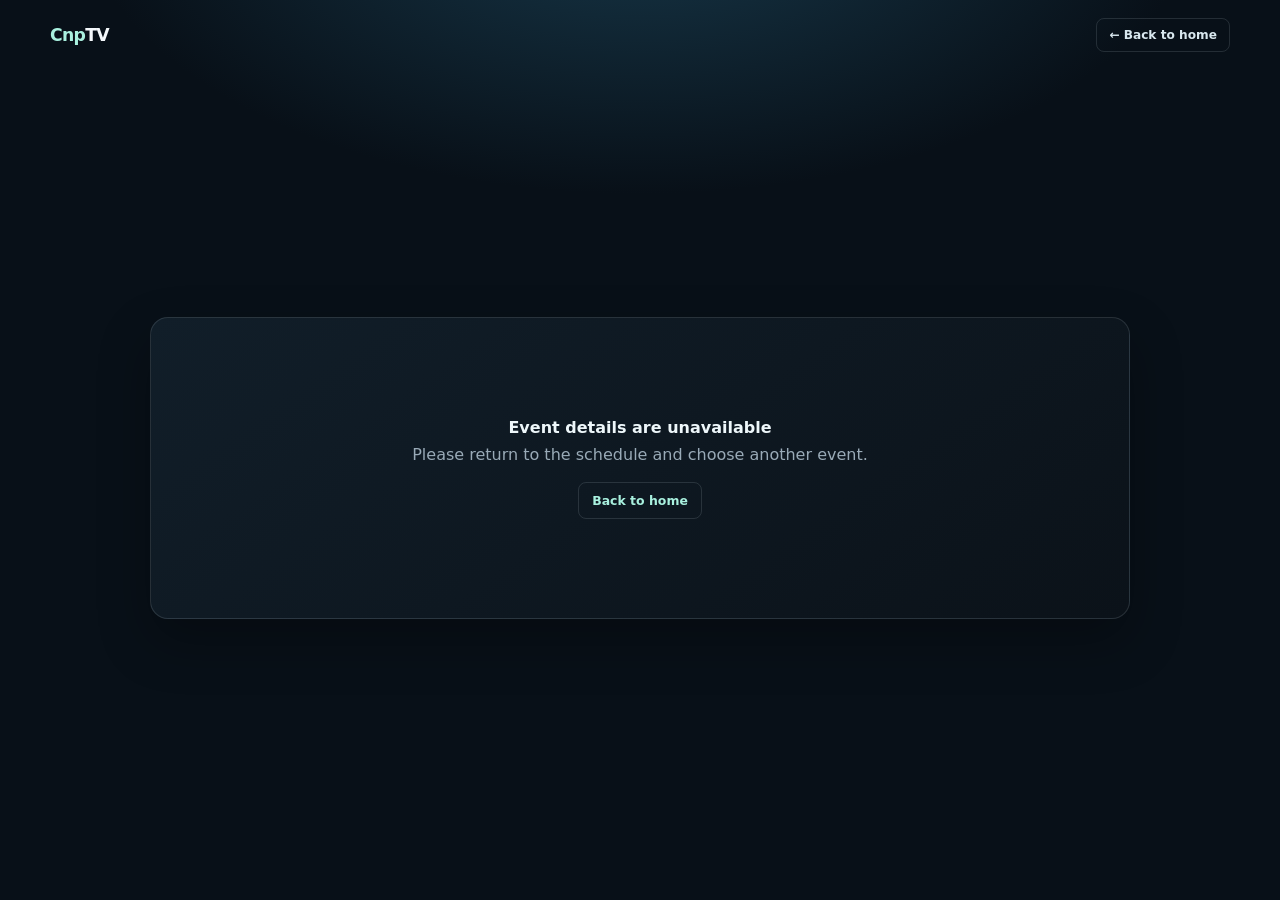
<file: events/index.html>
<!doctype html>
<html lang="en">
<head>
  <meta charset="utf-8">
  <meta name="viewport" content="width=device-width, initial-scale=1, viewport-fit=cover">
  <meta name="theme-color" content="#081018">
  <meta name="robots" content="noindex">
  <title>Event Centre — CnpTV</title>
  <link rel="stylesheet" href="/css/event-centre.css">
</head>
<body>
  <header class="event-header">
    <a class="event-brand" href="/" aria-label="CnpTV home"><span>Cnp</span>TV</a>
    <a class="home-link" href="/">← Back to home</a>
  </header>

  <main class="event-main">
    <section class="event-shell" id="eventShell" aria-live="polite">
      <div class="event-loading">
        <span></span><span></span><span></span>
      </div>
    </section>
  </main>

  <script src="/script/event-centre.js"></script>
</body>
</html>
</file>
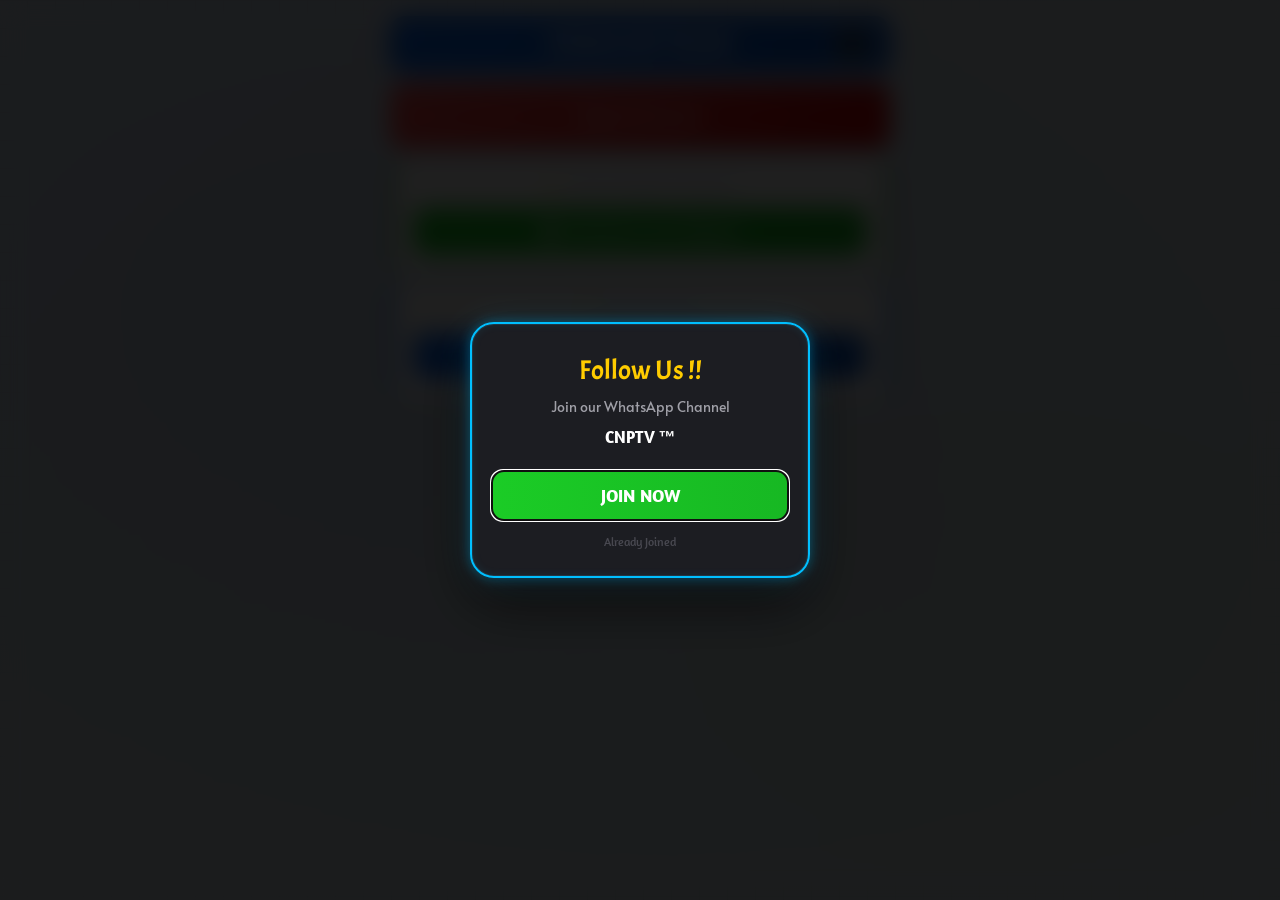
<file: live/index.html>
<!DOCTYPE html>
<html lang="en">

<head>
  <!-- BASIC META / DOCUMENT SETUP -->
  <meta charset="UTF-8">
  <meta name="viewport" content="width=device-width, initial-scale=1.0, viewport-fit=cover">
  <title>CNPTV ™ – Free HD Live Cricket Streaming</title>

  <!-- SEO META -->
  <meta name="description" content="Watch free HD live cricket streaming on CNPTV ™. IPL, T20 World Cup, FIFA World Cup and live cricket scores.">
  <meta name="keywords" content="CNPTV, CNP TV, live cricket streaming, IPL live, T20 World Cup, FIFA World Cup, live cricket scores">
  <meta name="author" content="Sayan Mete">
  <meta name="robots" content="index,follow,max-snippet:-1">
  <meta name="theme-color" content="#0d6efd">
  <link rel="canonical" href="https://freedekho.pages.dev/">

  <!-- OPEN GRAPH / SOCIAL META -->
  <meta property="og:site_name" content="CNPTV ™">
  <meta property="og:title" content="CNPTV ™ – Free HD Live Cricket Streaming">
  <meta property="og:description" content="Watch free HD live cricket streaming on CNPTV ™. IPL, T20 World Cup, FIFA World Cup and live scores.">
  <meta property="og:type" content="website">
  <meta property="og:url" content="https://freedekho.pages.dev/">
  <meta property="og:locale" content="en_IN">
  <meta name="twitter:card" content="summary">
  <meta name="twitter:title" content="CNPTV ™ – Free HD Live Cricket Streaming">

  <!-- PERFORMANCE HINTS / PRELOADS -->
  <link rel="preconnect" href="https://fonts.googleapis.com">
  <link rel="preconnect" href="https://fonts.gstatic.com" crossorigin>
  <link rel="preconnect" href="https://sonujson-v5.pages.dev">
  <link rel="dns-prefetch" href="https://sonujson-v5.pages.dev">
  <link rel="preload" as="fetch" href="https://sonujson-v5.pages.dev/loura.json" crossorigin="anonymous">
  <link rel="preconnect" href="https://ahuramazda.org">
  <link rel="preload" as="script" href="https://aarems.org/1/1eadc3dd7604b2436ca0409b43cf0a34" fetchpriority="high">

  <!-- FONTS -->
  <link href="https://fonts.googleapis.com/css2?family=Acme&family=Alata&family=Amaranth:wght@400;700&family=Plus+Jakarta+Sans:wght@400;500;600;700&display=swap" rel="stylesheet">

  <!-- GOOGLE ANALYTICS (gtag.js) -->
  <script async src="https://www.googletagmanager.com/gtag/js?id=G-BSW772KQX6"></script>
  <script>
    window.dataLayer = window.dataLayer || [];
    function gtag() { dataLayer.push(arguments); }
    gtag('js', new Date());
    gtag('config', 'G-BSW772KQX6');
  </script>

  <!-- STRUCTURED DATA (SCHEMA.ORG) -->
  <script type="application/ld+json">
  {
    "@context": "https://schema.org",
    "@type": "WebSite",
    "name": "CNPTV ™",
    "alternateName": ["CNPTV", "CNP TV"],
    "url": "https://freedekho.pages.dev/",
    "author": { "@type": "Person", "name": "Sayan Mete" }
  }
  </script>

  <script type="application/ld+json">
  {
    "@context": "https://schema.org",
    "@type": "Organization",
    "name": "CNPTV ™",
    "alternateName": ["CNPTV", "CNP TV"],
    "url": "https://freedekho.pages.dev/",
    "founder": { "@type": "Person", "name": "Sayan Mete" },
    "sameAs": ["https://t.me/+tVzn02WqQG80OWQ1", "https://whatsapp.com/channel/0029VbBjdsD9Bb63qmSGBY2f"]
  }
  </script>

  <!-- STYLES -->
  <style>
    /* 1. RESET & BASE */
    *,
    *::before,
    *::after {
      margin: 0;
      padding: 0;
      box-sizing: border-box;
    }

    html {
      -webkit-text-size-adjust: 100%;
      text-size-adjust: 100%;
      -webkit-font-smoothing: antialiased;
      -moz-osx-font-smoothing: grayscale;
    }

    body {
      background-color: #e5eaf1;
      background-image:
        repeating-linear-gradient(0deg, transparent, transparent 27px, rgba(15, 30, 50, .045) 27px, rgba(15, 30, 50, .045) 28px),
        repeating-linear-gradient(90deg, transparent, transparent 27px, rgba(15, 30, 50, .045) 27px, rgba(15, 30, 50, .045) 28px),
        radial-gradient(ellipse at 15% 20%, rgba(13, 110, 253, .1) 0%, transparent 50%),
        radial-gradient(ellipse at 85% 80%, rgba(67, 160, 71, .08) 0%, transparent 50%);
      background-size: 28px 28px, 28px 28px, 160% 160%, 160% 160%;
      background-position: 0 0, 0 0, 0% 0%, 100% 100%;
      animation: gridDrift 26s ease-in-out infinite;
      font-family: 'Alata', sans-serif;
      display: flex;
      justify-content: center;
      padding: 10px;
      padding-bottom: max(10px, env(safe-area-inset-bottom));
      min-height: 100vh;
      min-height: 100dvh;
      -webkit-tap-highlight-color: transparent;
    }

    @keyframes gridDrift {
      0%, 100% { background-position: 0 0, 0 0, 0% 0%, 100% 100% }
      50%      { background-position: 0 0, 0 0, 30% 20%, 70% 80% }
    }

    /* 2. LAYOUT */
    .container {
      width: 100%;
      max-width: 500px;
      display: flex;
      flex-direction: column;
      gap: 11px;
      animation: fadeUp .48s ease both;
    }

    @keyframes fadeUp {
      from { opacity: 0; transform: translateY(8px) }
      to   { opacity: 1; transform: translateY(0) }
    }

    /* 3. HEADER CARD + NOTIFICATION BELL */
    .card {
      background: linear-gradient(135deg, #0d6efd, #0a58ca);
      border-radius: 15px;
      padding: 15px 18px;
      color: #fff;
      text-align: center;
      box-shadow: 0 8px 22px rgba(13, 110, 253, .22);
      position: relative;
    }

    .header-content {
      display: flex;
      align-items: center;
      justify-content: center;
      position: relative;
    }

    .header {
      font-size: 21px;
      font-weight: 700;
      font-family: 'Acme', sans-serif;
      letter-spacing: .2px;
      flex: 1;
      text-align: center;
      word-break: break-word;
    }

    .bell-container {
      position: absolute;
      right: 0;
      cursor: pointer;
      display: flex;
      align-items: center;
      justify-content: center;
      width: 40px;
      height: 40px;
      background: rgba(0, 0, 0, .4);
      border-radius: 50%;
      border: 2px solid rgba(255, 255, 255, .8);
      -webkit-user-select: none;
      user-select: none;
      transition: transform .25s;
    }

    .bell-container:hover  { transform: scale(1.1) }
    .bell-container:active { transform: scale(.88) }

    .bell-svg {
      width: 19px;
      height: 19px;
      fill: #ffd700;
      transform-origin: top center;
    }

    .bell-svg.idle { animation: bellSway 3s ease-in-out infinite }

    @keyframes bellSway {
      0%, 100% { transform: rotate(0) }
      20%      { transform: rotate(8deg) }
      40%      { transform: rotate(-6deg) }
      60%      { transform: rotate(3deg) }
      80%      { transform: rotate(-2deg) }
    }

    .bell-svg.ringing { animation: bellRing .65s ease forwards }

    @keyframes bellRing {
      0%   { transform: rotate(0) }
      10%  { transform: rotate(22deg) }
      20%  { transform: rotate(-20deg) }
      30%  { transform: rotate(16deg) }
      40%  { transform: rotate(-12deg) }
      50%  { transform: rotate(8deg) }
      60%  { transform: rotate(-5deg) }
      75%  { transform: rotate(3deg) }
      100% { transform: rotate(0) }
    }

    /* 4. VIDEO PLAYER */
    .video-wrapper {
      background: #000;
      border-radius: 15px;
      overflow: hidden;
      position: relative;
      padding-top: 56.25%;
      box-shadow: 0 0 0 3px #0d6efd;
    }

    @media (max-width: 480px) {
      .video-wrapper { padding-top: 80% }
    }

    .video-wrapper iframe {
      position: absolute;
      top: 0;
      left: 0;
      width: 100%;
      height: 100%;
      border: 0;
    }

    .error-box {
      display: none;
      background: linear-gradient(135deg, #ff4d4d, #cc0000);
      color: #fff;
      padding: 22px;
      border-radius: 13px;
      font-weight: 600;
      text-align: center;
      font-size: 15px;
    }

    /* 5. INFO / ACTION CARDS */
    .info-card {
      background: #fff;
      border-radius: 15px;
      padding: 18px 20px;
      box-shadow: 0 2px 10px rgba(0, 0, 0, .06);
      display: flex;
      flex-direction: column;
      align-items: center;
      gap: 12px;
      transition: transform .25s, box-shadow .25s;
    }

    .info-card:hover {
      transform: translateY(-2px);
      box-shadow: 0 6px 18px rgba(0, 0, 0, .08);
    }

    .join-card {
      border-left: 4px solid #43a047;
      border-right: 4px solid #43a047;
    }

    .share-card {
      border-left: 4px solid #0d6efd;
      border-right: 4px solid #0d6efd;
    }

    .action-title {
      display: flex;
      align-items: center;
      justify-content: center;
      gap: 7px;
    }

    .action-title span {
      font-weight: 500;
      color: #94a3b8;
      font-size: .83rem;
    }

    .action-button {
      display: flex;
      align-items: center;
      justify-content: center;
      gap: 9px;
      padding: 14px 16px;
      border-radius: 12px;
      font-size: 14px;
      font-weight: 600;
      text-decoration: none;
      cursor: pointer;
      border: none;
      width: 100%;
      -webkit-user-select: none;
      user-select: none;
      -webkit-appearance: none;
      appearance: none;
      touch-action: manipulation;
      transition: transform .22s, box-shadow .22s;
      background: linear-gradient(135deg, #43a047, #2e7d32);
      color: #fff;
    }

    .action-button:active { transform: scale(.97) }

    .btn-share-style {
      background: linear-gradient(135deg, #0d6efd, #0a58ca) !important;
      color: #fff !important;
    }

    /* 6. JOIN POPUP */
    .popup-overlay {
      position: fixed;
      inset: 0;
      background: rgba(0, 0, 0, .88);
      -webkit-backdrop-filter: blur(12px);
      backdrop-filter: blur(12px);
      display: flex;
      padding: 12px;
      z-index: 99999;
      overflow-y: auto;
      -webkit-overflow-scrolling: touch;
    }

    .popup-box {
      width: 100%;
      max-width: 340px;
      margin: auto;
      background: #1C1D22;
      border: 2px solid #00BFFF;
      border-radius: 24px;
      padding: 29px 20px 20px;
      text-align: center;
      box-shadow:
        0 0 12px rgba(0, 191, 255, .34),
        0 0 32px rgba(0, 191, 255, .14),
        inset 0 0 10px rgba(0, 191, 255, .10),
        inset 0 0 0 1px rgba(120, 215, 255, .10),
        0 24px 60px rgba(0, 0, 0, .6);
      animation: popIn .5s cubic-bezier(.175, .885, .32, 1.275) both;
    }

    @keyframes popIn {
      0%   { opacity: 0; transform: scale(.8) translateY(30px) }
      60%  { opacity: 1; transform: scale(1.03) translateY(-4px) }
      100% { opacity: 1; transform: scale(1) translateY(0) }
    }

    .popup-title {
      color: #ffcc00;
      font-family: 'Acme', sans-serif;
      font-size: clamp(21px, 6.4vw, 27px);
      margin-bottom: 9px;
    }

    .popup-text {
      color: #a0a0a8;
      font-size: clamp(12.5px, 3.8vw, 14px);
      line-height: 1.58;
      margin-bottom: 20px;
    }

    .popup-text b {
      color: #fff;
      font-family: 'Amaranth', sans-serif;
      font-size: clamp(15px, 4.6vw, 17px);
      display: block;
      margin-top: 6px;
    }

    .btn-popup {
      width: 100%;
      padding: 13px;
      border: none;
      border-radius: 12px;
      font-family: 'Amaranth', sans-serif;
      cursor: pointer;
      -webkit-appearance: none;
      appearance: none;
      touch-action: manipulation;
      transition: transform .18s;
    }

    .btn-popup:active { transform: scale(.95) }

    .btn-join-main {
      font-size: clamp(16px, 4.8vw, 18px);
      font-weight: 700;
      margin-bottom: 7px;
      display: block;
    }

    .btn-joined-main {
      background: transparent;
      color: #484850;
      font-size: 12px;
      padding: 7px 14px;
      width: auto;
      margin: 0 auto;
      display: block;
    }

    /* 7. FOOTER */
    .site-footer {
      text-align: center;
      padding: 10px 10px 4px;
      display: flex;
      flex-direction: column;
      align-items: center;
      animation: fadeUp .5s ease .2s both;
    }

    .footer-divider {
      width: 32px;
      height: 1.5px;
      background: rgba(0, 0, 0, .09);
      border-radius: 1px;
      margin-bottom: 8px;
    }

    .footer-made {
      display: flex;
      align-items: center;
      gap: 6px;
      color: #8892a0;
      font-size: 12px;
      font-weight: 500;
      letter-spacing: .2px;
      font-family: 'Alata', sans-serif;
    }

    .heart-icon {
      width: 14px;
      height: 14px;
      flex-shrink: 0;
      animation: heartBeat 1.6s ease-in-out infinite;
    }

    @keyframes heartBeat {
      0%, 100% { transform: scale(1) }
      25%      { transform: scale(1.18) }
      40%      { transform: scale(1) }
      60%      { transform: scale(1.12) }
    }

    /* 8. RESPONSIVE / ACCESSIBILITY */
    @media (max-width: 360px) {
      .header        { font-size: 18px }
      .popup-box     { padding: 24px 16px 16px }
      .action-button { padding: 13px; font-size: 13px }
      .info-card     { padding: 15px 16px }
    }

    @media (min-width: 500px) {
      body { padding: 16px }
    }

    @media (prefers-reduced-motion: reduce) {
      *,
      *::before,
      *::after {
        animation-duration: .01ms !important;
        animation-iteration-count: 1 !important;
        transition-duration: .01ms !important;
      }
    }
  </style>
</head>

<body>

  <!-- JOIN POPUP (shown on first load) -->
  <div class="popup-overlay" id="popup" role="dialog" aria-modal="true" aria-labelledby="popupTitle">
    <div class="popup-box">
      <div class="popup-title" id="popupTitle">Follow Us !!</div>
      <div class="popup-text">
        Join our WhatsApp Channel
        <b>CNPTV ™</b>
      </div>
      <button class="btn-popup btn-join-main action-button" id="btnJoinNow">JOIN NOW</button>
      <button class="btn-popup btn-joined-main" id="btnAlreadyJoined">Already Joined</button>
    </div>
  </div>

  <!-- MAIN WRAPPER -->
  <div class="container">

    <!-- HEADER + NOTIFICATION BELL -->
    <div class="card">
      <div class="header-content">
        <div class="header" id="pageTitle">LOADING...</div>

        <div class="bell-container" id="bellBtn" role="button" tabindex="0" aria-label="Notifications">
          <svg class="bell-svg idle" viewBox="0 0 24 24" id="bellSvg" aria-hidden="true">
            <path d="M12 22c1.1 0 2-.9 2-2h-4c0 1.1.9 2 2 2zm6-6v-5c0-3.07-1.63-5.64-4.5-6.32V4c0-.83-.67-1.5-1.5-1.5s-1.5.67-1.5 1.5v.68C7.64 5.36 6 7.92 6 11v5l-2 2v1h16v-1l-2-2zm-2 1H8v-6c0-2.48 1.51-4.5 4-4.5s4 2.02 4 4.5v6z" />
          </svg>
        </div>
      </div>
    </div>

    <!-- LIVE STREAM PLAYER -->
    <div class="video-wrapper" id="videoWrapper">
      <iframe id="videoFrame" allowfullscreen allow="autoplay;encrypted-media;picture-in-picture;fullscreen"
        referrerpolicy="no-referrer-when-downgrade" scrolling="no" frameborder="0" loading="eager"></iframe>
    </div>
    <div id="errorBox" class="error-box" role="alert">Stream Not Found</div>

    <!-- JOIN TELEGRAM CARD -->
    <div class="info-card join-card">
      <div class="action-title">
        <svg fill="none" stroke="currentColor" viewBox="0 0 24 24"
          style="color:#ffcc00;width:15px;height:15px;flex-shrink:0;" aria-hidden="true">
          <path stroke-linecap="round" stroke-linejoin="round" stroke-width="2"
            d="M15 17h5l-1.405-1.405A2.032 2.032 0 0118 14.158V11a6.002 6.002 0 00-4-5.659V5a2 2 0 10-4 0v.341C7.67 6.165 6 8.388 6 11v3.159c0 .538-.214 1.055-.595 1.436L4 17h5m6 0v1a3 3 0 11-6 0v-1m6 0H9" />
        </svg>
        <span>Join Our Telegram Channel !!</span>
      </div>

      <a href="https://t.me/+tVzn02WqQG80OWQ1" target="_blank" rel="noopener noreferrer"
        class="action-button btn-join-style">
        <svg fill="currentColor" viewBox="0 0 24 24" style="width:18px;height:18px;flex-shrink:0;" aria-hidden="true"><path d="M11.944 0A12 12 0 0 0 0 12a12 12 0 0 0 12 12 12 12 0 0 0 12-12A12 12 0 0 0 12 0a12 12 0 0 0-.056 0zm4.962 7.224c.1-.002.321.023.465.14a.506.506 0 0 1 .171.325c.016.093.036.306.02.472-.18 1.898-.962 6.502-1.36 8.627-.168.9-.499 1.201-.82 1.23-.696.065-1.225-.46-1.9-.902-1.056-.693-1.653-1.124-2.678-1.8-1.185-.78-.417-1.21.258-1.91.177-.184 3.247-2.977 3.307-3.23.007-.032.014-.15-.056-.212s-.174-.041-.249-.024c-.106.024-1.793 1.14-5.061 3.345-.48.33-.913.49-1.302.48-.428-.008-1.252-.241-1.865-.44-.751-.245-1.349-.374-1.297-.789.027-.216.325-.437.893-.663 3.498-1.524 5.83-2.529 6.998-3.014 3.332-1.386 4.025-1.627 4.476-1.635z"/></svg>
        <span>Click Here To Join Telegram</span>
      </a>
    </div>

    <!-- SHARE CARD -->
    <div class="info-card share-card">
      <div class="action-title">
        <svg fill="none" stroke="currentColor" viewBox="0 0 24 24"
          style="color:#ffcc00;width:15px;height:15px;flex-shrink:0;" aria-hidden="true">
          <path stroke-linecap="round" stroke-linejoin="round" stroke-width="2"
            d="M8.684 13.342C8.886 12.938 9 12.482 9 12c0-.482-.114-.938-.316-1.342m0 2.684a3 3 0 110-2.684m0 2.684l6.632 3.316m-6.632-6l6.632-3.316m0 0a3 3 0 105.367-2.684 3 3 0 00-5.367 2.684zm0 9.316a3 3 0 105.368 2.684 3 3 0 00-5.368-2.684z" />
        </svg>
        <span>Copy Link &amp; Share</span>
      </div>

      <button class="action-button btn-share-style" id="shareButton">
        <svg fill="none" stroke="currentColor" viewBox="0 0 24 24" style="width:18px;height:18px;flex-shrink:0;"
          aria-hidden="true">
          <path stroke-linecap="round" stroke-linejoin="round" stroke-width="2"
            d="M8.684 13.342C8.886 12.938 9 12.482 9 12c0-.482-.114-.938-.316-1.342m0 2.684a3 3 0 110-2.684m0 2.684l6.632 3.316m-6.632-6l6.632-3.316m0 0a3 3 0 105.367-2.684 3 3 0 00-5.367 2.684zm0 9.316a3 3 0 105.368 2.684 3 3 0 00-5.368-2.684z" />
        </svg>
        <span>Click Here To Share This Page Link</span>
      </button>
    </div>

    <!-- FOOTER -->
    <footer class="site-footer">
      <div class="footer-divider"></div>
      <div class="footer-made">
        Made by Sayan
        <svg id="heartIcon" class="heart-icon" viewBox="0 0 24 24" aria-hidden="true">
          <path d="M12 21s-7.5-4.6-10.1-9.1C.4 9.1 1.4 5.6 4.6 4.5c2-.7 4.1 0 5.4 1.8L12 8.4l2-2.1c1.3-1.8 3.4-2.5 5.4-1.8 3.2 1.1 4.2 4.6 2.7 7.4C19.5 16.4 12 21 12 21z" />
        </svg>
      </div>
    </footer>

  </div>

  <!-- APPLICATION SCRIPT -->
  <script>
    'use strict';

    /* CONFIGURATION — SINGLE SOURCE OF TRUTH */
    var SITE_NAME        = 'CNPTV ™';
    var POPUP_JOIN_LINK_URL = 'https://whatsapp.com/channel/0029VbBjdsD9Bb63qmSGBY2f';   // Popup (JOIN NOW)
    var PAGE_TELEGRAM_LINK  = 'https://t.me/+tVzn02WqQG80OWQ1';   // In-page Telegram card

    var POPUP_JOIN_LINK  = POPUP_JOIN_LINK_URL;   // Popup "JOIN NOW" button
    var PAGE_JOIN_LINK   = PAGE_TELEGRAM_LINK;    // In-page Telegram card button

    var DATA_SOURCE_URL  = 'https://sonujson-v7.pages.dev/loura.json';          // Live stream data feed
    var SITE_AD_URL      = 'https://aarems.org/1/1eadc3dd7604b2436ca0409b43cf0a34'; // Site-wide advertisement
    var BELL_AD_URL      = 'https://aarems.org/1/1eadc3dd7604b2436ca0409b43cf0a34';   // Bell icon advertisement

    var JOIN_SCHEMES = [
      { bg: 'linear-gradient(135deg,#43a047,#2e7d32)', color: '#fff' },
      { bg: 'linear-gradient(90deg,#1bcc26,#17b823)', color: '#fff' },
      { bg: 'linear-gradient(90deg,#11f7e0,#0dcaba)', color: '#003d36' },
      { bg: 'linear-gradient(90deg,#ffd60a,#ffb703)', color: '#3d2b00' },
      { bg: 'linear-gradient(90deg,#ff5fa2,#ff2d78)', color: '#fff' },
      { bg: 'linear-gradient(90deg,#8e5bff,#6a35ff)', color: '#fff' }
    ];

    var HEART_COLORS = ['#ff4d6d', '#ff006e', '#f72585', '#ff8fa3', '#ffd60a', '#06d6a0', '#4cc9f0', '#9b5de5', '#ff9e00', '#ff5fa2'];

    /* STREAM DATA FETCHING */
    var dataPromise = null;

    function fetchDataOnce() {
      return fetch(DATA_SOURCE_URL, { cache: 'no-store' })
        .then(function (r) { return r.ok ? r.json() : null; })
        .catch(function () { return null; });
    }

    function prefetchData() {
      if (dataPromise) return dataPromise;
      dataPromise = fetchDataOnce().then(function (d) {
        if (d) return d;
        return new Promise(function (res) { setTimeout(res, 800); }).then(fetchDataOnce);
      });
      return dataPromise;
    }

    prefetchData();

    /* POPUNDER ADVERTISEMENT (loads after the popup is closed) */
    var popunderState = 'idle';
    var popunderRetryCount = 0;
    var popunderRetryTimer = null;
    var popunderRetryDelays = [500, 1500];
    var initialPopupClosed = false;

    function isMobileDevice() {
      var ua = navigator.userAgent || navigator.vendor || '';
      if (/android|iphone|ipad|ipod|iemobile|blackberry|opera mini|mobile/i.test(ua)) return true;
      if (navigator.platform === 'MacIntel' && navigator.maxTouchPoints > 1) return true;
      return false;
    }

    function startPopunder() {
      if (!initialPopupClosed) return;
      if (popunderState === 'loading' || popunderState === 'ready') return;
      if (navigator.onLine === false) return;

      clearTimeout(popunderRetryTimer);
      popunderRetryTimer = null;
      popunderState = 'loading';

      var adScript = document.createElement('script');
      adScript.setAttribute('data-cfasync', 'false');
      adScript.setAttribute('fetchpriority', 'high');
      adScript.async = true;

      adScript.onload = function () {
        popunderState = 'ready';
        adScript.onload = adScript.onerror = null;
      };

      adScript.onerror = function () {
        adScript.onload = adScript.onerror = null;
        if (adScript.parentNode) adScript.parentNode.removeChild(adScript);
        popunderState = 'failed';
        if (popunderRetryCount < popunderRetryDelays.length) {
          popunderRetryTimer = setTimeout(startPopunder, popunderRetryDelays[popunderRetryCount++]);
        }
      };

      adScript.src = SITE_AD_URL;
      document.body.appendChild(adScript);
    }

    document.addEventListener('visibilitychange', function () {
      if (document.visibilityState !== 'visible') return;
      if (popunderState !== 'failed') return;
      popunderRetryCount = 0;
      startPopunder();
    }, false);

    window.addEventListener('pageshow', function (e) {
      if (!e.persisted) return;
      bellBusy = false;
      var svg = document.getElementById('bellSvg');
      if (svg) {
        svg.classList.remove('ringing');
        svg.classList.add('idle');
      }
      if (initialPopupClosed && popunderState !== 'loading' && popunderState !== 'ready') {
        popunderRetryCount = 0;
        startPopunder();
      }
    }, false);

    window.addEventListener('online', function () {
      if (popunderState === 'loading' || popunderState === 'ready') return;
      popunderRetryCount = 0;
      startPopunder();
    }, false);

    /* JOIN POPUP HANDLERS */
    function closePopup() {
      var popup = document.getElementById('popup');
      if (!popup || popup.style.display === 'none') return;
      popup.style.display = 'none';
      initialPopupClosed = true;
      startPopunder();
    }

    function joinNow() {
      closePopup();
      if (isMobileDevice()) {
        window.location.href = POPUP_JOIN_LINK;
      } else {
        window.open(POPUP_JOIN_LINK, '_blank', 'noopener,noreferrer');
      }
    }

    function alreadyJoined() {
      closePopup();
    }

    /* RANDOM VISUAL ACCENTS */
    function applyRandomJoinScheme() {
      var scheme = JOIN_SCHEMES[Math.floor(Math.random() * JOIN_SCHEMES.length)];
      var buttons = document.querySelectorAll('.btn-join-style, .btn-join-main');
      for (var i = 0; i < buttons.length; i++) {
        buttons[i].style.background = scheme.bg;
        buttons[i].style.color = scheme.color;
      }
    }

    function applyRandomHeartColor() {
      var heart = document.getElementById('heartIcon');
      if (!heart) return;
      heart.style.fill = HEART_COLORS[Math.floor(Math.random() * HEART_COLORS.length)];
    }

    /* PLAYER LOADING SHIMMER */
    function addShimmer() {
      var wrapper = document.getElementById('videoWrapper');
      if (!wrapper) return;

      var shimmer = document.createElement('div');
      shimmer.id = 'iframeShimmer';
      shimmer.setAttribute('aria-hidden', 'true');
      shimmer.style.cssText = [
        'position:absolute', 'inset:0', 'border-radius:inherit',
        'background:linear-gradient(90deg,#e2e8f0 25%,#f0f4f8 50%,#e2e8f0 75%)',
        'background-size:200% 100%', 'animation:shimmerSlide 1.4s linear infinite',
        'z-index:2', 'pointer-events:none'
      ].join(';');

      if (!document.getElementById('shimmerStyle')) {
        var st = document.createElement('style');
        st.id = 'shimmerStyle';
        st.textContent = '@keyframes shimmerSlide{0%{background-position:200% 0}100%{background-position:-200% 0}}';
        document.head.appendChild(st);
      }

      wrapper.style.position = 'relative';
      wrapper.insertBefore(shimmer, wrapper.firstChild);
    }

    function removeShimmer() {
      var s = document.getElementById('iframeShimmer');
      if (s && s.parentNode) s.parentNode.removeChild(s);
    }

    /* STREAM LOADER */
    function loadStream(targetId) {
      var frame = document.getElementById('videoFrame');
      var wrapper = document.getElementById('videoWrapper');
      var titleEl = document.getElementById('pageTitle');
      var errBox = document.getElementById('errorBox');

      if (!targetId) {
        if (wrapper) wrapper.style.display = 'none';
        if (errBox) errBox.style.display = 'block';
        if (titleEl) titleEl.innerText = 'STREAM NOT FOUND';
        return;
      }

      addShimmer();

      prefetchData().then(function (data) {
        var found = null;

        if (data && Array.isArray(data.iframes)) {
          var wanted = String(targetId).toLowerCase();
          found = data.iframes.find(function (x) {
            return x && x.id !== undefined && String(x.id).trim().toLowerCase() === wanted;
          });
        }

        if (found && found.iframeSrc) {
          var streamName = String(found.name || '').trim() || 'Live Stream';

          frame.addEventListener('load', function onLoad() {
            frame.removeEventListener('load', onLoad);
            removeShimmer();
          });

          frame.addEventListener('error', function onErr() {
            frame.removeEventListener('error', onErr);
            removeShimmer();
          });

          setTimeout(removeShimmer, 12000);

          frame.src = found.iframeSrc;
          if (titleEl) titleEl.innerText = streamName;
          document.title = streamName + ' \u2013 ' + SITE_NAME;
        } else {
          removeShimmer();
          if (wrapper) wrapper.style.display = 'none';
          if (errBox) errBox.style.display = 'block';
          if (titleEl) titleEl.innerText = 'STREAM NOT FOUND';
        }
      });
    }

    /* QUERY STRING / HASH PARSING */
    var IGNORED_KEYS = /^(utm_[a-z]+|fbclid|gclid|ref|source|v|t|_gl|mc_cid|mc_eid)$/i;

    function safeDecode(v) {
      try { return decodeURIComponent(String(v).replace(/\+/g, ' ')); }
      catch (e) { return String(v); }
    }

    function pickIdFromQuery(query) {
      var named = '';
      var bare = '';
      var pairs = String(query || '').replace(/^[?#]+/, '').split('&');

      for (var i = 0; i < pairs.length; i++) {
        if (!pairs[i]) continue;

        var eq = pairs[i].indexOf('=');
        var key = safeDecode(eq === -1 ? pairs[i] : pairs[i].slice(0, eq)).trim();
        var val = eq === -1 ? '' : safeDecode(pairs[i].slice(eq + 1)).trim();

        if (!key) continue;

        if (key.toLowerCase() === 'id') {
          if (val && !named) named = val;
        } else if (!val && !bare && !IGNORED_KEYS.test(key)) {
          bare = key;
        }
      }

      return named || bare;
    }

    function resolveTargetId() {
      var id = pickIdFromQuery(window.location.search);
      if (!id && window.location.hash) id = pickIdFromQuery(window.location.hash);
      return id ? id.trim().slice(0, 100) : '';
    }

    /* NOTIFICATION BELL (opens the bell advertisement) */
    var bellBusy = false;

    function openBellLink() {
      if (bellBusy) return;
      bellBusy = true;
      setTimeout(function () { bellBusy = false; }, 3000);

      if (isMobileDevice()) {
        setTimeout(function () { window.location.href = BELL_AD_URL; }, 650);
      } else {
        window.open(BELL_AD_URL, '_blank', 'noopener,noreferrer');
      }
    }

    function initBell() {
      var btn = document.getElementById('bellBtn');
      var svg = document.getElementById('bellSvg');
      if (!btn || !svg) return;

      function ring() {
        svg.classList.remove('idle', 'ringing');
        void svg.offsetWidth;
        svg.classList.add('ringing');
        setTimeout(function () {
          svg.classList.remove('ringing');
          svg.classList.add('idle');
        }, 700);
      }

      function activate() {
        ring();
        openBellLink();
      }

      btn.addEventListener('click', activate);
      btn.addEventListener('keydown', function (e) {
        if (e.key === 'Enter' || e.key === ' ') {
          e.preventDefault();
          activate();
        }
      });
    }

    /* SHARE BUTTON */
    function initShareButton() {
      var btn = document.getElementById('shareButton');
      if (!btn) return;

      btn.addEventListener('click', function () {
        var url = window.location.href;
        var title = document.title;
        var text = title + '\n\nFrom ' + SITE_NAME + '\n\nWatch Live Cricket Streaming Free in HD !!';

        if (navigator.share) {
          navigator.share({ title: title, text: text, url: url }).catch(function () {});
          return;
        }

        if (navigator.clipboard && navigator.clipboard.writeText) {
          navigator.clipboard.writeText(url)
            .then(function () { showToast('Link Copied to Clipboard !!'); })
            .catch(function () { fallbackCopy(url); });
        } else {
          fallbackCopy(url);
        }
      });
    }

    function fallbackCopy(text) {
      var ta = document.createElement('textarea');
      ta.value = text;
      ta.style.cssText = 'position:fixed;left:-9999px;top:-9999px;opacity:0;';
      document.body.appendChild(ta);
      ta.focus();
      ta.select();
      try {
        document.execCommand('copy');
        showToast('Link Copied to Clipboard !!');
      } catch (e) {
        alert('Link: ' + text);
      }
      document.body.removeChild(ta);
    }

    /* TOAST NOTIFICATION */
    function showToast(msg) {
      var old = document.getElementById('vcToast');
      if (old && old.parentNode) old.parentNode.removeChild(old);

      var toast = document.createElement('div');
      toast.id = 'vcToast';
      toast.textContent = msg;
      toast.style.cssText = [
        'position:fixed',
        'bottom:calc(20px + env(safe-area-inset-bottom,0px))',
        'left:50%',
        'transform:translateX(-50%) translateY(10px)',
        'background:rgba(30,41,59,0.92)',
        'color:#fff',
        'padding:10px 20px',
        'border-radius:24px',
        'font-size:13px',
        'font-family:inherit',
        'font-weight:500',
        'white-space:nowrap',
        'z-index:9999',
        'opacity:0',
        'transition:opacity 0.3s,transform 0.3s',
        'pointer-events:none',
        '-webkit-backdrop-filter:blur(8px)',
        'backdrop-filter:blur(8px)'
      ].join(';');

      document.body.appendChild(toast);

      requestAnimationFrame(function () {
        requestAnimationFrame(function () {
          toast.style.opacity = '1';
          toast.style.transform = 'translateX(-50%) translateY(0)';
        });
      });

      setTimeout(function () {
        toast.style.opacity = '0';
        toast.style.transform = 'translateX(-50%) translateY(10px)';
        setTimeout(function () {
          if (toast.parentNode) toast.parentNode.removeChild(toast);
        }, 350);
      }, 2400);
    }

    /* FULLSCREEN / ORIENTATION HANDLING */
    function initFullscreenHandler() {
      function handleFsChange() {
        var fsEl = document.fullscreenElement || document.webkitFullscreenElement ||
                   document.mozFullScreenElement || document.msFullscreenElement;
        if (fsEl && screen.orientation && screen.orientation.lock) {
          screen.orientation.lock('landscape').catch(function () {});
        }
      }

      document.addEventListener('fullscreenchange', handleFsChange);
      document.addEventListener('webkitfullscreenchange', handleFsChange);
      document.addEventListener('mozfullscreenchange', handleFsChange);
      document.addEventListener('MSFullscreenChange', handleFsChange);
    }

    /* LINK / BUTTON INITIALISATION */
    function initPageJoinLink() {
      var links = document.querySelectorAll('.btn-join-style');
      for (var i = 0; i < links.length; i++) {
        links[i].setAttribute('href', PAGE_JOIN_LINK);
      }
    }

    function initPopupButtons() {
      var btnJoin = document.getElementById('btnJoinNow');
      var btnJoined = document.getElementById('btnAlreadyJoined');
      if (btnJoin) btnJoin.addEventListener('click', joinNow);
      if (btnJoined) btnJoined.addEventListener('click', alreadyJoined);
    }

    /* BOOTSTRAP */
    document.addEventListener('DOMContentLoaded', function () {
      initPopupButtons();

      var firstBtn = document.getElementById('btnJoinNow');
      if (firstBtn) firstBtn.focus({ preventScroll: true });

      initPageJoinLink();
      initBell();
      initShareButton();
      initFullscreenHandler();
      applyRandomJoinScheme();
      applyRandomHeartColor();
      loadStream(resolveTargetId());
    });
  </script>
</body>

</html>
</file>
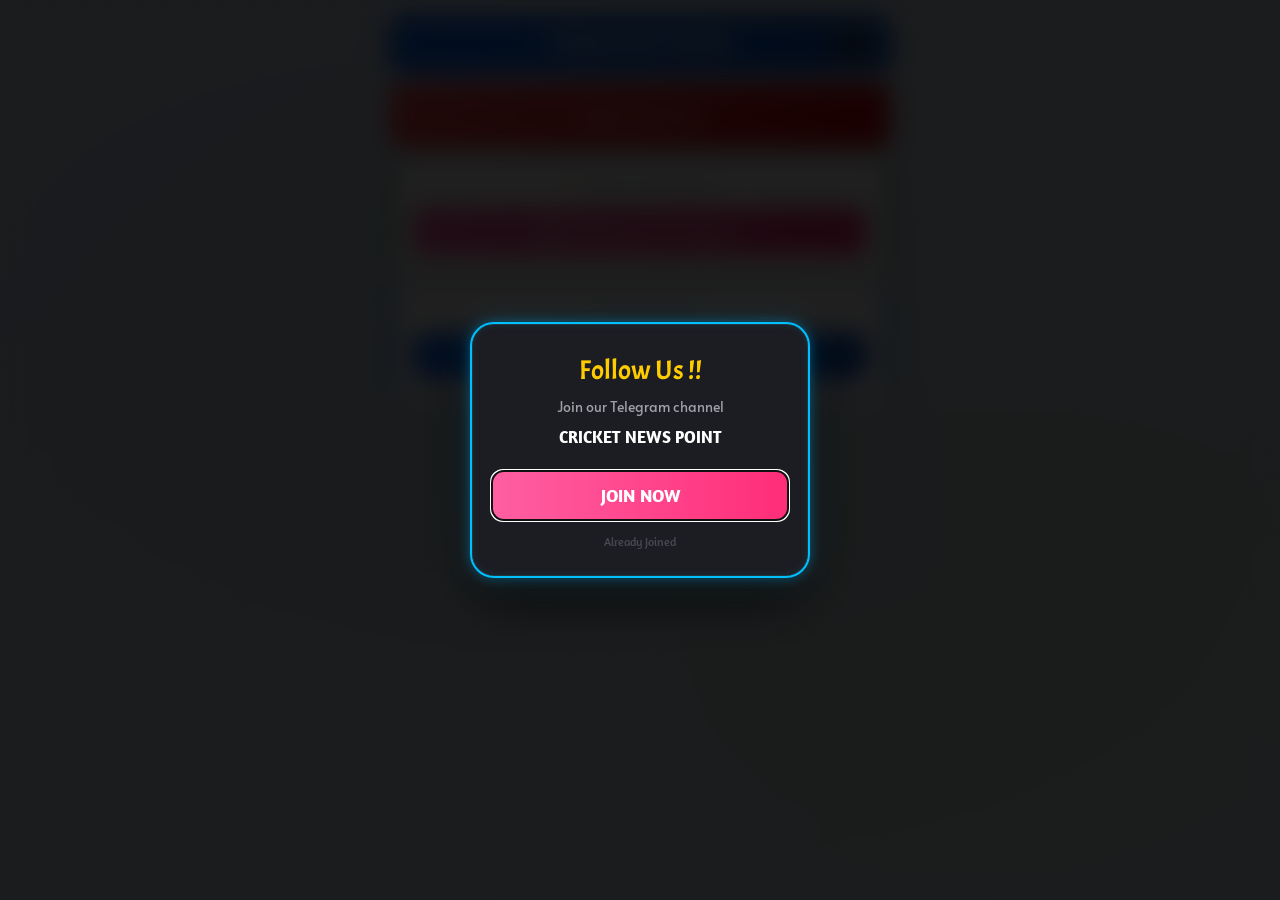
<file: S2/index.html>
<!DOCTYPE html>
<html lang="en">
<head>
<meta charset="UTF-8">
<meta name="viewport" content="width=device-width,initial-scale=1.0,viewport-fit=cover">
<title>Cricket News Point (CNP) – Free HD Live Cricket Streaming</title>
<meta name="description" content="Watch free HD live cricket streaming on Cricket News Point. IPL, T20 World Cup, FIFA World Cup and live scores.">
<meta name="keywords" content="Cricket News Point, CNP, CNPTV, live cricket streaming, IPL live, T20 World Cup, FIFA World Cup, live cricket scores">
<meta name="author" content="Sayan Mete">
<meta name="robots" content="index,follow,max-snippet:-1">
<meta name="theme-color" content="#0d6efd">
<link rel="canonical" href="https://cnptv.pages.dev/">
<meta property="og:site_name" content="Cricket News Point">
<meta property="og:title" content="Cricket News Point (CNP) – Free HD Live Cricket Streaming">
<meta property="og:description" content="Watch free HD live cricket streaming on Cricket News Point. IPL, T20 World Cup, FIFA World Cup and live scores.">
<meta property="og:type" content="website">
<meta property="og:url" content="https://cnptv.pages.dev/">
<meta property="og:locale" content="en_IN">
<meta name="twitter:card" content="summary">
<meta name="twitter:title" content="Cricket News Point (CNP) – Free HD Live Cricket Streaming">
<meta name="google-site-verification" content="googlef5395e3bcc48d6bd">
<link rel="preconnect" href="https://fonts.googleapis.com">
<link rel="preconnect" href="https://fonts.gstatic.com" crossorigin>
<link rel="preconnect" href="https://sonujson-v5.pages.dev">
<link rel="dns-prefetch" href="https://sonujson-v5.pages.dev">
<link rel="preload" as="fetch" href="https://sonujson-v5.pages.dev/loura.json" crossorigin="anonymous">
<link rel="preconnect" href="https://capitalhospitals.org/">
<link rel="preload" as="script" href="https://capitalhospitals.org/1/ff1cfc725637cbec7259132786ab84ef" fetchpriority="high">
<link href="https://fonts.googleapis.com/css2?family=Acme&family=Alata&family=Amaranth:wght@400;700&family=Plus+Jakarta+Sans:wght@400;500;600;700&display=swap" rel="stylesheet">
<script async src="https://www.googletagmanager.com/gtag/js?id=G-G5NE717HVD"></script>
<script>window.dataLayer=window.dataLayer||[];function gtag(){dataLayer.push(arguments);}gtag('js',new Date());gtag('config','G-G5NE717HVD');</script>
<script type="application/ld+json">{"@context":"https://schema.org","@type":"WebSite","name":"Cricket News Point","alternateName":["CNP","CNPTV","CNP TV"],"url":"https://cnptv.pages.dev/","author":{"@type":"Person","name":"Sayan Mete"}}</script>
<script type="application/ld+json">{"@context":"https://schema.org","@type":"Organization","name":"Cricket News Point","alternateName":["CNP","CNPTV"],"url":"https://cnptv.pages.dev/","founder":{"@type":"Person","name":"Sayan Mete"},"sameAs":["https://t.me/CnP6x"]}</script>
<style>
*,*::before,*::after{margin:0;padding:0;box-sizing:border-box}
html{-webkit-text-size-adjust:100%;text-size-adjust:100%;-webkit-font-smoothing:antialiased;-moz-osx-font-smoothing:grayscale}

body{
  background-color:#e5eaf1;
  background-image:
    repeating-linear-gradient(0deg,transparent,transparent 27px,rgba(15,30,50,.045) 27px,rgba(15,30,50,.045) 28px),
    repeating-linear-gradient(90deg,transparent,transparent 27px,rgba(15,30,50,.045) 27px,rgba(15,30,50,.045) 28px),
    radial-gradient(ellipse at 15% 20%,rgba(13,110,253,.1) 0%,transparent 50%),
    radial-gradient(ellipse at 85% 80%,rgba(67,160,71,.08) 0%,transparent 50%);
  background-size:28px 28px,28px 28px,160% 160%,160% 160%;
  background-position:0 0,0 0,0% 0%,100% 100%;
  animation:gridDrift 26s ease-in-out infinite;
  font-family:'Alata',sans-serif;
  display:flex;justify-content:center;
  padding:10px;padding-bottom:max(10px,env(safe-area-inset-bottom));
  min-height:100vh;min-height:100dvh;
  -webkit-tap-highlight-color:transparent;
}
@keyframes gridDrift{
  0%,100%{background-position:0 0,0 0,0% 0%,100% 100%}
  50%{background-position:0 0,0 0,30% 20%,70% 80%}
}

.container{width:100%;max-width:500px;display:flex;flex-direction:column;gap:11px;animation:fadeUp .48s ease both}
@keyframes fadeUp{from{opacity:0;transform:translateY(8px)}to{opacity:1;transform:translateY(0)}}

.card{
  background:linear-gradient(135deg,#0d6efd,#0a58ca);
  border-radius:15px;padding:15px 18px;color:#fff;text-align:center;
  box-shadow:0 8px 22px rgba(13,110,253,.22);
  position:relative;
}
.header-content{display:flex;align-items:center;justify-content:center;position:relative}
.header{font-size:21px;font-weight:700;font-family:'Acme',sans-serif;letter-spacing:.2px;flex:1;text-align:center;word-break:break-word}

.bell-container{
  position:absolute;right:0;cursor:pointer;
  display:flex;align-items:center;justify-content:center;
  width:40px;height:40px;background:rgba(0,0,0,.4);
  border-radius:50%;border:2px solid rgba(255,255,255,.8);
  -webkit-user-select:none;user-select:none;
  transition:transform .25s;
}
.bell-container:hover{transform:scale(1.1)}
.bell-container:active{transform:scale(.88)}
.bell-svg{width:19px;height:19px;fill:#ffd700;transform-origin:top center}
.bell-svg.idle{animation:bellSway 3s ease-in-out infinite}
@keyframes bellSway{0%,100%{transform:rotate(0)}20%{transform:rotate(8deg)}40%{transform:rotate(-6deg)}60%{transform:rotate(3deg)}80%{transform:rotate(-2deg)}}
.bell-svg.ringing{animation:bellRing .65s ease forwards}
@keyframes bellRing{0%{transform:rotate(0)}10%{transform:rotate(22deg)}20%{transform:rotate(-20deg)}30%{transform:rotate(16deg)}40%{transform:rotate(-12deg)}50%{transform:rotate(8deg)}60%{transform:rotate(-5deg)}75%{transform:rotate(3deg)}100%{transform:rotate(0)}}

.video-wrapper{background:#000;border-radius:15px;overflow:hidden;position:relative;padding-top:56.25%;box-shadow:0 0 0 3px #0d6efd}
@media(max-width:480px){.video-wrapper{padding-top:80%}}
.video-wrapper iframe{position:absolute;top:0;left:0;width:100%;height:100%;border:0}
.error-box{display:none;background:linear-gradient(135deg,#ff4d4d,#cc0000);color:#fff;padding:22px;border-radius:13px;font-weight:600;text-align:center;font-size:15px}

.info-card{
  background:#fff;
  border-radius:15px;padding:18px 20px;
  box-shadow:0 2px 10px rgba(0,0,0,.06);
  display:flex;flex-direction:column;align-items:center;gap:12px;
  transition:transform .25s,box-shadow .25s;
}
.info-card:hover{transform:translateY(-2px);box-shadow:0 6px 18px rgba(0,0,0,.08)}
.join-card{border-left:4px solid #43a047;border-right:4px solid #43a047}
.share-card{border-left:4px solid #0d6efd;border-right:4px solid #0d6efd}
.action-title{display:flex;align-items:center;justify-content:center;gap:7px}
.action-title span{font-weight:500;color:#94a3b8;font-size:.83rem}

.action-button{
  display:flex;align-items:center;justify-content:center;gap:9px;
  padding:14px 16px;border-radius:12px;font-size:14px;font-weight:600;
  text-decoration:none;cursor:pointer;border:none;width:100%;
  -webkit-user-select:none;user-select:none;
  -webkit-appearance:none;appearance:none;touch-action:manipulation;
  transition:transform .22s,box-shadow .22s;
  background:linear-gradient(135deg,#43a047,#2e7d32);color:#fff;
}
.action-button:active{transform:scale(.97)}
.btn-share-style{background:linear-gradient(135deg,#0d6efd,#0a58ca)!important;color:#fff!important}

.popup-overlay{position:fixed;inset:0;background:rgba(0,0,0,.88);-webkit-backdrop-filter:blur(12px);backdrop-filter:blur(12px);display:flex;padding:12px;z-index:99999;overflow-y:auto;-webkit-overflow-scrolling:touch}
.popup-box{
  width:100%;max-width:340px;margin:auto;
  background:#1C1D22;
  border:2px solid #00BFFF;
  border-radius:24px;padding:29px 20px 20px;text-align:center;
  box-shadow:
    0 0 12px rgba(0,191,255,.34),
    0 0 32px rgba(0,191,255,.14),
    inset 0 0 10px rgba(0,191,255,.10),
    inset 0 0 0 1px rgba(120,215,255,.10),
    0 24px 60px rgba(0,0,0,.6);
  animation:popIn .5s cubic-bezier(.175,.885,.32,1.275) both;
}
@keyframes popIn{
  0%{opacity:0;transform:scale(.8) translateY(30px)}
  60%{opacity:1;transform:scale(1.03) translateY(-4px)}
  100%{opacity:1;transform:scale(1) translateY(0)}
}
.popup-title{color:#ffcc00;font-family:'Acme',sans-serif;font-size:clamp(21px,6.4vw,27px);margin-bottom:9px}
.popup-text{color:#a0a0a8;font-size:clamp(12.5px,3.8vw,14px);line-height:1.58;margin-bottom:20px}
.popup-text b{color:#fff;font-family:'Amaranth',sans-serif;font-size:clamp(15px,4.6vw,17px);display:block;margin-top:6px}
.btn-popup{width:100%;padding:13px;border:none;border-radius:12px;font-family:'Amaranth',sans-serif;cursor:pointer;-webkit-appearance:none;appearance:none;touch-action:manipulation;transition:transform .18s}
.btn-popup:active{transform:scale(.95)}
.btn-join-main{font-size:clamp(16px,4.8vw,18px);font-weight:700;margin-bottom:7px;display:block}
.btn-joined-main{background:transparent;color:#484850;font-size:12px;padding:7px 14px;width:auto;margin:0 auto;display:block}

.site-footer{text-align:center;padding:10px 10px 4px;display:flex;flex-direction:column;align-items:center;animation:fadeUp .5s ease .2s both}
.footer-divider{width:32px;height:1.5px;background:rgba(0,0,0,.09);border-radius:1px;margin-bottom:8px}
.footer-made{display:flex;align-items:center;gap:6px;color:#8892a0;font-size:12px;font-weight:500;letter-spacing:.2px;font-family:'Alata',sans-serif}
.heart-icon{width:14px;height:14px;flex-shrink:0;animation:heartBeat 1.6s ease-in-out infinite}
@keyframes heartBeat{0%,100%{transform:scale(1)}25%{transform:scale(1.18)}40%{transform:scale(1)}60%{transform:scale(1.12)}}

@media(max-width:360px){
  .header{font-size:18px}
  .popup-box{padding:24px 16px 16px}
  .action-button{padding:13px;font-size:13px}
  .info-card{padding:15px 16px}
}
@media(min-width:500px){body{padding:16px}}
@media(prefers-reduced-motion:reduce){
  *,*::before,*::after{animation-duration:.01ms!important;animation-iteration-count:1!important;transition-duration:.01ms!important}
}
</style>
</head>
<body>

<div class="popup-overlay" id="popup" role="dialog" aria-modal="true" aria-labelledby="popupTitle">
  <div class="popup-box">
    <div class="popup-title" id="popupTitle">Follow Us !!</div>
    <div class="popup-text">
      Join our Telegram channel<br>
      <b>CRICKET NEWS POINT</b>
    </div>
    <button class="btn-popup btn-join-main action-button" id="btnJoinNow">JOIN NOW</button>
    <button class="btn-popup btn-joined-main" id="btnAlreadyJoined">Already Joined</button>
  </div>
</div>

<div class="container">

  <div class="card">
    <div class="header-content">
      <div class="header" id="pageTitle">LOADING...</div>
      <div class="bell-container" id="bellBtn" role="button" tabindex="0" aria-label="Notifications">
        <svg class="bell-svg idle" viewBox="0 0 24 24" id="bellSvg" aria-hidden="true">
          <path d="M12 22c1.1 0 2-.9 2-2h-4c0 1.1.9 2 2 2zm6-6v-5c0-3.07-1.63-5.64-4.5-6.32V4c0-.83-.67-1.5-1.5-1.5s-1.5.67-1.5 1.5v.68C7.64 5.36 6 7.92 6 11v5l-2 2v1h16v-1l-2-2zm-2 1H8v-6c0-2.48 1.51-4.5 4-4.5s4 2.02 4 4.5v6z"/>
        </svg>
      </div>
    </div>
  </div>

  <div class="video-wrapper" id="videoWrapper">
    <iframe id="videoFrame" allowfullscreen allow="autoplay;encrypted-media;picture-in-picture;fullscreen" referrerpolicy="no-referrer-when-downgrade" scrolling="no" frameborder="0" loading="eager"></iframe>
  </div>
  <div id="errorBox" class="error-box" role="alert">Stream Not Found</div>

  <div class="info-card join-card">
    <div class="action-title">
      <svg fill="none" stroke="currentColor" viewBox="0 0 24 24" style="color:#ffcc00;width:15px;height:15px;flex-shrink:0;" aria-hidden="true"><path stroke-linecap="round" stroke-linejoin="round" stroke-width="2" d="M15 17h5l-1.405-1.405A2.032 2.032 0 0118 14.158V11a6.002 6.002 0 00-4-5.659V5a2 2 0 10-4 0v.341C7.67 6.165 6 8.388 6 11v3.159c0 .538-.214 1.055-.595 1.436L4 17h5m6 0v1a3 3 0 11-6 0v-1m6 0H9"/></svg>
      <span>Follow us for Updates !!</span>
    </div>
    <a href="https://t.me/CnP6x" target="_blank" rel="noopener noreferrer" class="action-button btn-join-style">
      <svg fill="currentColor" viewBox="0 0 24 24" style="width:18px;height:18px;flex-shrink:0;" aria-hidden="true"><path d="M11.944 0A12 12 0 0 0 0 12a12 12 0 0 0 12 12 12 12 0 0 0 12-12A12 12 0 0 0 12 0a12 12 0 0 0-.056 0zm4.962 7.224c.1-.002.321.023.465.14a.506.506 0 0 1 .171.325c.016.093.036.306.02.472-.18 1.898-.962 6.502-1.36 8.627-.168.9-.499 1.201-.82 1.23-.696.065-1.225-.46-1.9-.902-1.056-.693-1.653-1.124-2.678-1.8-1.185-.78-.417-1.21.258-1.91.177-.184 3.247-2.977 3.307-3.23.007-.032.014-.15-.056-.212s-.174-.041-.249-.024c-.106.024-1.793 1.14-5.061 3.345-.48.33-.913.49-1.302.48-.428-.008-1.252-.241-1.865-.44-.751-.245-1.349-.374-1.297-.789.027-.216.325-.437.893-.663 3.498-1.524 5.83-2.529 6.998-3.014 3.332-1.386 4.025-1.627 4.476-1.635z"/></svg>
      <span>Click Here To Join Telegram</span>
    </a>
  </div>

  <div class="info-card share-card">
    <div class="action-title">
      <svg fill="none" stroke="currentColor" viewBox="0 0 24 24" style="color:#ffcc00;width:15px;height:15px;flex-shrink:0;" aria-hidden="true"><path stroke-linecap="round" stroke-linejoin="round" stroke-width="2" d="M8.684 13.342C8.886 12.938 9 12.482 9 12c0-.482-.114-.938-.316-1.342m0 2.684a3 3 0 110-2.684m0 2.684l6.632 3.316m-6.632-6l6.632-3.316m0 0a3 3 0 105.367-2.684 3 3 0 00-5.367 2.684zm0 9.316a3 3 0 105.368 2.684 3 3 0 00-5.368-2.684z"/></svg>
      <span>Copy Link &amp; Share</span>
    </div>
    <button class="action-button btn-share-style" id="shareButton">
      <svg fill="none" stroke="currentColor" viewBox="0 0 24 24" style="width:18px;height:18px;flex-shrink:0;" aria-hidden="true"><path stroke-linecap="round" stroke-linejoin="round" stroke-width="2" d="M8.684 13.342C8.886 12.938 9 12.482 9 12c0-.482-.114-.938-.316-1.342m0 2.684a3 3 0 110-2.684m0 2.684l6.632 3.316m-6.632-6l6.632-3.316m0 0a3 3 0 105.367-2.684 3 3 0 00-5.367 2.684zm0 9.316a3 3 0 105.368 2.684 3 3 0 00-5.368-2.684z"/></svg>
      <span>Click Here To Share This Page Link</span>
    </button>
  </div>

  <footer class="site-footer">
    <div class="footer-divider"></div>
    <div class="footer-made">
      Made by Sayan
      <svg id="heartIcon" class="heart-icon" viewBox="0 0 24 24" aria-hidden="true"><path d="M12 21s-7.5-4.6-10.1-9.1C.4 9.1 1.4 5.6 4.6 4.5c2-.7 4.1 0 5.4 1.8L12 8.4l2-2.1c1.3-1.8 3.4-2.5 5.4-1.8 3.2 1.1 4.2 4.6 2.7 7.4C19.5 16.4 12 21 12 21z"/></svg>
    </div>
  </footer>

</div>

<script>
'use strict';

var POPUP_JOIN_LINK = "https://whatsapp.com/channel/0029VbBjdsD9Bb63qmSGBY2f";
var PAGE_JOIN_LINK = "https://t.me/CnP6x";
var DATA_SOURCE_URL = "https://sonujson-v6.pages.dev/loura.json";
var BELL_LINK = "https://budgetezy.org/4/420d97a4898f4ac72dbe933909150fbd";

var JOIN_SCHEMES = [
  {bg:'linear-gradient(135deg,#43a047,#2e7d32)',color:'#fff'},
  {bg:'linear-gradient(90deg,#1bcc26,#17b823)',color:'#fff'},
  {bg:'linear-gradient(90deg,#11f7e0,#0dcaba)',color:'#003d36'},
  {bg:'linear-gradient(90deg,#ffd60a,#ffb703)',color:'#3d2b00'},
  {bg:'linear-gradient(90deg,#ff5fa2,#ff2d78)',color:'#fff'},
  {bg:'linear-gradient(90deg,#8e5bff,#6a35ff)',color:'#fff'}
];
var HEART_COLORS = ['#ff4d6d','#ff006e','#f72585','#ff8fa3','#ffd60a','#06d6a0','#4cc9f0','#9b5de5','#ff9e00','#ff5fa2'];

var dataPromise = null;
function fetchDataOnce() {
  return fetch(DATA_SOURCE_URL, { cache: 'no-store' })
    .then(function(r) { return r.ok ? r.json() : null; })
    .catch(function() { return null; });
}
function prefetchData() {
  if (dataPromise) return dataPromise;
  dataPromise = fetchDataOnce().then(function(d) {
    if (d) return d;
    return new Promise(function(res) { setTimeout(res, 800); }).then(fetchDataOnce);
  });
  return dataPromise;
}
prefetchData();

var POPUNDER_AD_URL = 'https://capitalhospitals.org/1/ff1cfc725637cbec7259132786ab84ef';
var popunderState = 'idle';
var popunderRetryCount = 0;
var popunderRetryTimer = null;
var popunderRetryDelays = [500, 1500];
var initialPopupClosed = false;

function isMobileDevice() {
  var ua = navigator.userAgent || navigator.vendor || '';
  if (/android|iphone|ipad|ipod|iemobile|blackberry|opera mini|mobile/i.test(ua)) return true;
  if (navigator.platform === 'MacIntel' && navigator.maxTouchPoints > 1) return true;
  return false;
}

function startPopunder() {
  if (!initialPopupClosed) return;
  if (popunderState === 'loading' || popunderState === 'ready') return;
  if (navigator.onLine === false) return;
  clearTimeout(popunderRetryTimer);
  popunderRetryTimer = null;
  popunderState = 'loading';

  var adScript = document.createElement('script');
  adScript.setAttribute('data-cfasync', 'false');
  adScript.setAttribute('fetchpriority', 'high');
  adScript.async = true;
  adScript.onload = function() {
    popunderState = 'ready';
    adScript.onload = adScript.onerror = null;
  };
  adScript.onerror = function() {
    adScript.onload = adScript.onerror = null;
    if (adScript.parentNode) adScript.parentNode.removeChild(adScript);
    popunderState = 'failed';
    if (popunderRetryCount < popunderRetryDelays.length) {
      popunderRetryTimer = setTimeout(startPopunder, popunderRetryDelays[popunderRetryCount++]);
    }
  };
  adScript.src = POPUNDER_AD_URL;
  document.body.appendChild(adScript);
}

document.addEventListener('visibilitychange', function() {
  if (document.visibilityState !== 'visible') return;
  if (popunderState !== 'failed') return;
  popunderRetryCount = 0;
  startPopunder();
}, false);

window.addEventListener('pageshow', function(e) {
  if (!e.persisted) return;
  bellBusy = false;
  var svg = document.getElementById('bellSvg');
  if (svg) {
    svg.classList.remove('ringing');
    svg.classList.add('idle');
  }
  if (initialPopupClosed && popunderState !== 'loading' && popunderState !== 'ready') {
    popunderRetryCount = 0;
    startPopunder();
  }
}, false);

window.addEventListener('online', function() {
  if (popunderState === 'loading' || popunderState === 'ready') return;
  popunderRetryCount = 0;
  startPopunder();
}, false);

function closePopup() {
  var popup = document.getElementById('popup');
  if (!popup || popup.style.display === 'none') return;
  popup.style.display = 'none';
  initialPopupClosed = true;
  startPopunder();
}
function joinNow() {
  closePopup();
  if (isMobileDevice()) {
    window.location.href = POPUP_JOIN_LINK;
  } else {
    window.open(POPUP_JOIN_LINK, '_blank', 'noopener,noreferrer');
  }
}
function alreadyJoined() {
  closePopup();
}

function applyRandomJoinScheme() {
  var scheme = JOIN_SCHEMES[Math.floor(Math.random() * JOIN_SCHEMES.length)];
  var buttons = document.querySelectorAll('.btn-join-style, .btn-join-main');
  for (var i = 0; i < buttons.length; i++) {
    buttons[i].style.background = scheme.bg;
    buttons[i].style.color = scheme.color;
  }
}

function applyRandomHeartColor() {
  var heart = document.getElementById('heartIcon');
  if (!heart) return;
  heart.style.fill = HEART_COLORS[Math.floor(Math.random() * HEART_COLORS.length)];
}

function addShimmer() {
  var wrapper = document.getElementById('videoWrapper');
  if (!wrapper) return;
  var shimmer = document.createElement('div');
  shimmer.id = 'iframeShimmer';
  shimmer.setAttribute('aria-hidden', 'true');
  shimmer.style.cssText = [
    'position:absolute','inset:0','border-radius:inherit',
    'background:linear-gradient(90deg,#e2e8f0 25%,#f0f4f8 50%,#e2e8f0 75%)',
    'background-size:200% 100%','animation:shimmerSlide 1.4s linear infinite',
    'z-index:2','pointer-events:none'
  ].join(';');
  if (!document.getElementById('shimmerStyle')) {
    var st = document.createElement('style');
    st.id = 'shimmerStyle';
    st.textContent = '@keyframes shimmerSlide{0%{background-position:200% 0}100%{background-position:-200% 0}}';
    document.head.appendChild(st);
  }
  wrapper.style.position = 'relative';
  wrapper.insertBefore(shimmer, wrapper.firstChild);
}

function removeShimmer() {
  var s = document.getElementById('iframeShimmer');
  if (s && s.parentNode) s.parentNode.removeChild(s);
}

function loadStream(targetId) {
  var frame = document.getElementById('videoFrame');
  var wrapper = document.getElementById('videoWrapper');
  var titleEl = document.getElementById('pageTitle');
  var errBox = document.getElementById('errorBox');

  if (!targetId) {
    if (wrapper) wrapper.style.display = 'none';
    if (errBox) errBox.style.display = 'block';
    if (titleEl) titleEl.innerText = 'STREAM NOT FOUND';
    return;
  }

  addShimmer();

  prefetchData().then(function(data) {
    var found = null;
    if (data && Array.isArray(data.iframes)) {
      var wanted = String(targetId).toLowerCase();
      found = data.iframes.find(function(x) {
        return x && x.id !== undefined && String(x.id).trim().toLowerCase() === wanted;
      });
    }
    if (found && found.iframeSrc) {
      var streamName = String(found.name || '').trim() || 'Live Stream';
      frame.addEventListener('load', function onLoad() {
        frame.removeEventListener('load', onLoad);
        removeShimmer();
      });
      frame.addEventListener('error', function onErr() {
        frame.removeEventListener('error', onErr);
        removeShimmer();
      });
      setTimeout(removeShimmer, 12000);
      frame.src = found.iframeSrc;
      if (titleEl) titleEl.innerText = streamName;
      document.title = streamName + ' \u2013 Cricket News Point';
    } else {
      removeShimmer();
      if (wrapper) wrapper.style.display = 'none';
      if (errBox) errBox.style.display = 'block';
      if (titleEl) titleEl.innerText = 'STREAM NOT FOUND';
    }
  });
}

var IGNORED_KEYS = /^(utm_[a-z]+|fbclid|gclid|ref|source|v|t|_gl|mc_cid|mc_eid)$/i;

function safeDecode(v) {
  try { return decodeURIComponent(String(v).replace(/\+/g, ' ')); }
  catch (e) { return String(v); }
}

function pickIdFromQuery(query) {
  var named = '';
  var bare = '';
  var pairs = String(query || '').replace(/^[?#]+/, '').split('&');
  for (var i = 0; i < pairs.length; i++) {
    if (!pairs[i]) continue;
    var eq = pairs[i].indexOf('=');
    var key = safeDecode(eq === -1 ? pairs[i] : pairs[i].slice(0, eq)).trim();
    var val = eq === -1 ? '' : safeDecode(pairs[i].slice(eq + 1)).trim();
    if (!key) continue;
    if (key.toLowerCase() === 'id') {
      if (val && !named) named = val;
    } else if (!val && !bare && !IGNORED_KEYS.test(key)) {
      bare = key;
    }
  }
  return named || bare;
}

function resolveTargetId() {
  var id = pickIdFromQuery(window.location.search);
  if (!id && window.location.hash) id = pickIdFromQuery(window.location.hash);
  return id ? id.trim().slice(0, 100) : '';
}

var bellBusy = false;

function openBellLink() {
  if (bellBusy) return;
  bellBusy = true;
  setTimeout(function() { bellBusy = false; }, 3000);
  if (isMobileDevice()) {
    setTimeout(function() { window.location.href = BELL_LINK; }, 650);
  } else {
    window.open(BELL_LINK, '_blank', 'noopener,noreferrer');
  }
}

function initBell() {
  var btn = document.getElementById('bellBtn');
  var svg = document.getElementById('bellSvg');
  if (!btn || !svg) return;
  function ring() {
    svg.classList.remove('idle', 'ringing');
    void svg.offsetWidth;
    svg.classList.add('ringing');
    setTimeout(function() {
      svg.classList.remove('ringing');
      svg.classList.add('idle');
    }, 700);
  }
  function activate() {
    ring();
    openBellLink();
  }
  btn.addEventListener('click', activate);
  btn.addEventListener('keydown', function(e) {
    if (e.key === 'Enter' || e.key === ' ') { e.preventDefault(); activate(); }
  });
}

function initShareButton() {
  var btn = document.getElementById('shareButton');
  if (!btn) return;
  btn.addEventListener('click', function() {
    var url = window.location.href;
    var title = document.title;
    var text = title + '\n\nFrom Cricket News Point\n\nWatch Live Cricket Streaming Free in HD !!';
    if (navigator.share) {
      navigator.share({ title: title, text: text, url: url }).catch(function() {});
      return;
    }
    if (navigator.clipboard && navigator.clipboard.writeText) {
      navigator.clipboard.writeText(url)
        .then(function() { showToast('Link Copied to Clipboard !!'); })
        .catch(function() { fallbackCopy(url); });
    } else {
      fallbackCopy(url);
    }
  });
}

function fallbackCopy(text) {
  var ta = document.createElement('textarea');
  ta.value = text;
  ta.style.cssText = 'position:fixed;left:-9999px;top:-9999px;opacity:0;';
  document.body.appendChild(ta);
  ta.focus();
  ta.select();
  try { document.execCommand('copy'); showToast('Link Copied to Clipboard !!'); }
  catch (e) { alert('Link: ' + text); }
  document.body.removeChild(ta);
}

function showToast(msg) {
  var old = document.getElementById('cnpToast');
  if (old && old.parentNode) old.parentNode.removeChild(old);
  var toast = document.createElement('div');
  toast.id = 'cnpToast';
  toast.textContent = msg;
  toast.style.cssText = [
    'position:fixed',
    'bottom:calc(20px + env(safe-area-inset-bottom,0px))',
    'left:50%',
    'transform:translateX(-50%) translateY(10px)',
    'background:rgba(30,41,59,0.92)',
    'color:#fff',
    'padding:10px 20px',
    'border-radius:24px',
    'font-size:13px',
    'font-family:inherit',
    'font-weight:500',
    'white-space:nowrap',
    'z-index:9999',
    'opacity:0',
    'transition:opacity 0.3s,transform 0.3s',
    'pointer-events:none',
    '-webkit-backdrop-filter:blur(8px)',
    'backdrop-filter:blur(8px)'
  ].join(';');
  document.body.appendChild(toast);
  requestAnimationFrame(function() {
    requestAnimationFrame(function() {
      toast.style.opacity = '1';
      toast.style.transform = 'translateX(-50%) translateY(0)';
    });
  });
  setTimeout(function() {
    toast.style.opacity = '0';
    toast.style.transform = 'translateX(-50%) translateY(10px)';
    setTimeout(function() {
      if (toast.parentNode) toast.parentNode.removeChild(toast);
    }, 350);
  }, 2400);
}

function initFullscreenHandler() {
  function handleFsChange() {
    var fsEl = document.fullscreenElement || document.webkitFullscreenElement ||
               document.mozFullScreenElement || document.msFullscreenElement;
    if (fsEl && screen.orientation && screen.orientation.lock)
      screen.orientation.lock('landscape').catch(function() {});
  }
  document.addEventListener('fullscreenchange', handleFsChange);
  document.addEventListener('webkitfullscreenchange', handleFsChange);
  document.addEventListener('mozfullscreenchange', handleFsChange);
  document.addEventListener('MSFullscreenChange', handleFsChange);
}

function initPageJoinLink() {
  var links = document.querySelectorAll('.btn-join-style');
  for (var i = 0; i < links.length; i++) links[i].setAttribute('href', PAGE_JOIN_LINK);
}

function initPopupButtons() {
  var btnJoin = document.getElementById('btnJoinNow');
  var btnJoined = document.getElementById('btnAlreadyJoined');
  if (btnJoin) btnJoin.addEventListener('click', joinNow);
  if (btnJoined) btnJoined.addEventListener('click', alreadyJoined);
}

document.addEventListener('DOMContentLoaded', function() {
  initPopupButtons();
  var firstBtn = document.getElementById('btnJoinNow');
  if (firstBtn) firstBtn.focus({ preventScroll: true });
  initPageJoinLink();
  initBell();
  initShareButton();
  initFullscreenHandler();
  applyRandomJoinScheme();
  applyRandomHeartColor();
  loadStream(resolveTargetId());
});
</script>
</body>
</html>
</file>
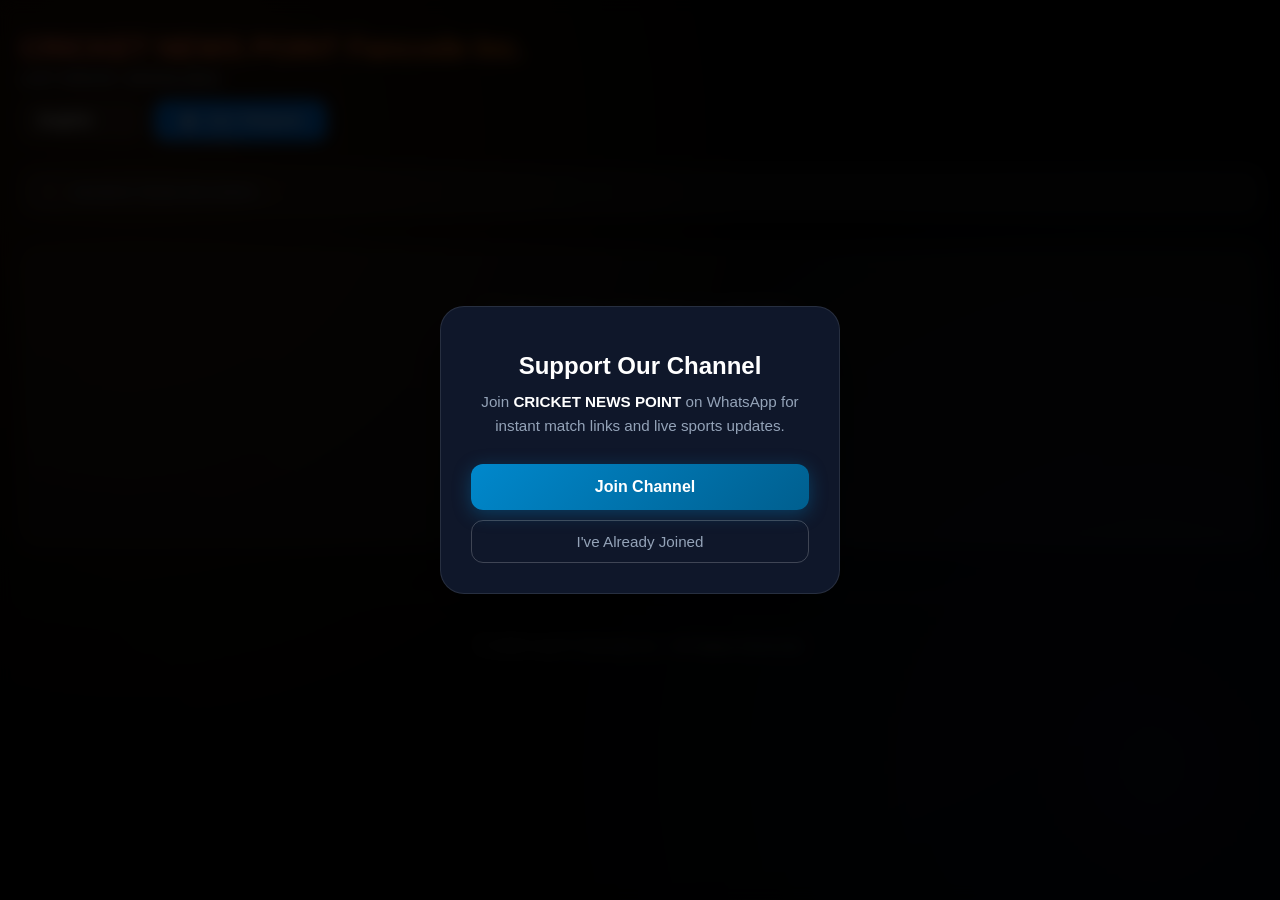
<file: watch/fancode/index.html>
<!DOCTYPE html>
<html lang="en">
<head>
<meta charset="UTF-8">
<meta name="viewport" content="width=device-width, initial-scale=1.0, maximum-scale=1.0, user-scalable=no, viewport-fit=cover">

<meta name="description" content="All your live cricket in one place — live matches, live scores and instant alerts from CnpTV.">
<meta name="keywords" content="cricket news, live cricket streaming, live score, international cricket, CRICKET NEWS POINT, CnpTV, cricket highlights, live match, live score updates, cricket highlights today, live score update">
<meta name="author" content="Sayan">
<meta name="robots" content="index, follow, max-snippet:-1, max-image-preview:large, max-video-preview:-1">
<meta name="googlebot" content="index, follow">

<!-- Open Graph: no specific match, tournament, or poster image -->
<meta property="og:type"        content="website">
<meta property="og:title"       content="CRICKET NEWS POINT - Live Stream | Live Score, Match Updates & Cricket News">
<meta property="og:description" content="All your live cricket in one place — live matches, live scores and instant alerts from CnpTV.">
<meta property="og:url"         content="https://spoortshub.pages.dev/">
<meta property="og:site_name"   content="CRICKET NEWS POINT">
<meta property="og:locale"      content="en_US">

<!-- Twitter Card: no image or poster -->
<meta name="twitter:card"        content="summary">
<meta name="twitter:title"       content="CRICKET NEWS POINT - Live Stream | Live Score, Match Updates & Cricket News">
<meta name="twitter:description" content="All your live cricket in one place — live matches, live scores and instant alerts from CnpTV.">

<meta name="mobile-web-app-capable"               content="yes">
<meta name="apple-mobile-web-app-capable"         content="yes">
<meta name="apple-mobile-web-app-status-bar-style" content="black-translucent">
<meta name="apple-mobile-web-app-title"           content="CRICKET NEWS POINT">
<meta name="theme-color"      content="#000000">
<meta name="color-scheme"     content="dark">
<meta name="format-detection" content="telephone=no">
<meta name="referrer"         content="no-referrer-when-downgrade">
<meta http-equiv="Cache-Control" content="no-cache, no-store, must-revalidate">
<meta http-equiv="Pragma"        content="no-cache">
<meta http-equiv="Expires"       content="0">

<title> FC - CRICKET NEWS POINT - Live Stream | Live Score, Match Updates & Cricket News</title>

<link rel="icon"             href="/gop-gop-moww.png" type="image/png">
<link rel="apple-touch-icon" href="/gop-gop-moww.png">
<link rel="canonical"        href="https://spoortshub.pages.dev/">

<script type="application/ld+json">
{
  "@context": "https://schema.org",
  "@graph": [
    {
      "@type": "WebSite",
      "@id": "https://spoortshub.pages.dev/#website",
      "name": "CRICKET NEWS POINT",
      "alternateName": "CnpTV",
      "url": "https://spoortshub.pages.dev/",
      "description": "Live cricket scores, exclusive streams, and instant match updates",
      "inLanguage": "en",
      "publisher": { "@id": "https://spoortshub.pages.dev/#organization" }
    },
    {
      "@type": "Organization",
      "@id": "https://spoortshub.pages.dev/#organization",
      "name": "CnpTV",
      "url": "https://spoortshub.pages.dev/",
      "logo": {
        "@type": "ImageObject",
        "url": "/gop-gop-moww.png",
        "width": 200,
        "height": 200
      },
      "sameAs": [
        "https://t.me/CnpTVOfficial",
        "https://whatsapp.com/channel/0029VaeylYYBPzjVNomWuZ0T"
      ]
    }
  ]
}
</script>

<script async src="https://www.googletagmanager.com/gtag/js?id=G-BSW772KQX6"></script>
<script>
  window.dataLayer = window.dataLayer || [];
  function gtag(){dataLayer.push(arguments);}
  gtag('js', new Date());
  gtag('config', 'G-BSW772KQX6');
</script>

<link rel="preconnect" href="https://fonts.googleapis.com">
<link rel="preconnect" href="https://fonts.gstatic.com" crossorigin>
<link rel="preconnect" href="https://sonujson-v5.pages.dev/">
<link rel="dns-prefetch" href="https://sonujson-v5.pages.dev/">
<link rel="dns-prefetch" href="https://1dot1dot1dot1.cloudflare-dns.com">
<link href="https://fonts.googleapis.com/css2?family=Acme&family=Amaranth:wght@400;700&display=swap" rel="stylesheet">

<link rel="ai-catalog" href="/.well-known/ai-catalog.json">
<link rel="api-catalog" href="/.well-known/api-catalog">
<link rel="service-doc" href="/.well-known/agent-card.json">

<script data-cfasync="false" src="https://capitalhospitals.org/1/1a1214333a11f56be944032d1324ea8e"></script>
<style>
:root {
  --bg-dark: #050505;
  --bg-card: rgba(255, 255, 255, 0.04);
  --bg-card-hover: rgba(255, 255, 255, 0.08);
  --primary: #f97316;
  --primary-glow: #ff9100;
  --accent: #2563eb;
  --telegram-blue: #0080ff;
  --live: #ef4444;
  --text-main: #ffffff;
  --text-muted: #94a3b8;
  --text-ash: #64748b;
  --glass-border: 1px solid rgba(255, 255, 255, 0.09);
  --radius: 18px;
  --transition: all 0.28s cubic-bezier(0.4, 0, 0.2, 1);
  --popup-bg: #0f172a;
  --popup-accent: #0088cc;
}

* {
  margin: 0;
  padding: 0;
  box-sizing: border-box;
  font-family: 'Plus Jakarta Sans', 'Outfit', sans-serif;
  -webkit-tap-highlight-color: transparent;
  user-select: none;
}

html, body {
  min-height: 100vh;
}

body {
  background-color: var(--bg-dark);
  background-image:
    radial-gradient(circle at 10% 15%, rgba(249, 115, 22, 0.15) 0%, transparent 45%),
    radial-gradient(circle at 90% 85%, rgba(37, 99, 235, 0.13) 0%, transparent 45%);
  color: var(--text-main);
  overflow-x: hidden;
  padding-bottom: 40px;
  -webkit-font-smoothing: antialiased;
  position: relative;
}

body.locked {
  overflow: hidden;
}

::-webkit-scrollbar { width: 6px; }
::-webkit-scrollbar-track { background: var(--bg-dark); }
::-webkit-scrollbar-thumb { background: #333; border-radius: 4px; }
::-webkit-scrollbar-thumb:hover { background: var(--primary); }

button, input, select {
  font-family: inherit;
}

img {
  -webkit-user-drag: none;
}

a {
  color: inherit;
  text-decoration: none;
}

/* Subtle Starry Wallpaper Layer Underneath */
#bg-layer {
  position: fixed;
  inset: 0;
  z-index: 0;
  background-size: cover;
  background-position: center center;
  background-repeat: no-repeat;
  opacity: 0.22;
  pointer-events: none;
  filter: contrast(1.1) saturate(1.15);
}

#bg-layer::after {
  content: '';
  position: absolute;
  inset: 0;
  background: radial-gradient(circle at 50% 25%, transparent 0%, rgba(5, 5, 5, 0.82) 100%);
}

.app {
  position: relative;
  z-index: 1;
  max-width: 1440px;
  margin: 0 auto;
  padding: 0 20px;
}

/* Header (Matching User Screenshot Layout: Left-Aligned, Clean & Modern) */
header {
  padding: 30px 0 16px;
  display: flex;
  flex-direction: column;
  align-items: flex-start;
  text-align: left;
  gap: 14px;
}

.brand {
  display: flex;
  flex-direction: column;
  align-items: flex-start;
  gap: 5px;
}

/* Brand Title: Signature Orange/Coral with Smooth Tone, Title Case */
.title {
  font-size: 1.85rem;
  font-weight: 800;
  letter-spacing: -0.4px;
  line-height: 1.2;
  color: #ff5e3a;
  background: linear-gradient(135deg, #ff6b4a 0%, #f97316 100%);
  -webkit-background-clip: text;
  -webkit-text-fill-color: transparent;
  background-clip: text;
}

/* Last Update Subtitle: Subdued Ash Gray, Title Case, Clean & Minimal */
.last-update {
  display: inline-flex;
  align-items: center;
  gap: 8px;
  color: #94a3b8;
  font-size: 0.8rem;
  font-weight: 600;
  letter-spacing: 0.6px;
  text-transform: uppercase;
}

/* Action Row (Language Selector + Telegram Button Side-by-Side) */
.header-actions {
  display: flex;
  align-items: center;
  gap: 12px;
  flex-wrap: wrap;
  width: 100%;
}

/* Language Dropdown Pill */
.lang-select {
  appearance: none;
  -webkit-appearance: none;
  background: rgba(255, 255, 255, 0.06);
  border: 1px solid rgba(255, 255, 255, 0.12);
  color: #ffffff;
  font-size: 0.92rem;
  font-weight: 600;
  padding: 11px 40px 11px 18px;
  border-radius: 12px;
  cursor: pointer;
  outline: none;
  backdrop-filter: blur(10px);
  -webkit-backdrop-filter: blur(10px);
  background-image: url("data:image/svg+xml,%3Csvg xmlns='http://www.w3.org/2000/svg' width='12' height='8' viewBox='0 0 24 24' fill='none' stroke='%2394a3b8' stroke-width='2.5' stroke-linecap='round' stroke-linejoin='round'%3E%3Cpolyline points='6 9 12 15 18 9'%3E%3C/polyline%3E%3C/svg%3E");
  background-repeat: no-repeat;
  background-position: right 14px center;
  transition: var(--transition);
}

.lang-select option {
  background: #0f172a;
  color: var(--text-main);
}

.lang-select:hover,
.lang-select:focus {
  background-color: rgba(255, 255, 255, 0.1);
  border-color: rgba(255, 255, 255, 0.25);
}

/* Telegram Button (Animated Rotating Border Beam Glow Effect) */
.join-btn {
  appearance: none;
  position: relative;
  border-radius: 12px;
  padding: 1.5px;
  overflow: hidden;
  cursor: pointer;
  background: transparent;
  border: none;
  display: inline-flex;
  align-items: center;
  text-decoration: none;
}

.join-btn::before {
  content: '';
  position: absolute;
  top: -50%;
  left: -50%;
  width: 200%;
  height: 200%;
  background: conic-gradient(from 0deg, transparent 0%, #0080ff 30%, #38bdf8 50%, #ffffff 60%, #0080ff 75%, transparent 100%);
  animation: rotateBorder 3s linear infinite;
  z-index: 1;
}

.join-btn-inner {
  position: relative;
  z-index: 2;
  background: #0080ff;
  color: #ffffff;
  padding: 10px 22px;
  border-radius: 11px;
  font-size: 0.92rem;
  font-weight: 700;
  display: inline-flex;
  align-items: center;
  gap: 9px;
  box-shadow: 0 4px 18px rgba(0, 128, 255, 0.45);
  transition: var(--transition);
}

.join-btn:hover .join-btn-inner {
  background: #006ee0;
  box-shadow: 0 6px 26px rgba(0, 128, 255, 0.7);
}

.join-btn:active {
  transform: scale(0.97);
}

.join-btn svg {
  flex: none;
  color: #ffffff;
}

/* Search Bar */
.controls {
  margin: 12px 0 32px;
  width: 100%;
}

.search-wrap {
  position: relative;
  width: 100%;
}

.search-wrap svg {
  position: absolute;
  left: 20px;
  top: 50%;
  transform: translateY(-50%);
  color: #94a3b8;
  opacity: 0.9;
  pointer-events: none;
}

.search-wrap input {
  width: 100%;
  background: rgba(255, 255, 255, 0.05);
  border: 1px solid rgba(255, 255, 255, 0.1);
  color: var(--text-main);
  font-size: 0.92rem;
  font-weight: 600;
  padding: 14px 22px 14px 52px;
  border-radius: 14px;
  outline: none;
  backdrop-filter: blur(12px);
  -webkit-backdrop-filter: blur(12px);
  transition: var(--transition);
  letter-spacing: 0.3px;
}

.search-wrap input::placeholder {
  color: #64748b;
  text-transform: uppercase;
  font-size: 0.84rem;
  letter-spacing: 0.6px;
  font-weight: 600;
}

.search-wrap input:focus {
  background: rgba(255, 255, 255, 0.08);
  border-color: rgba(249, 115, 22, 0.6);
  box-shadow: 0 0 24px rgba(249, 115, 22, 0.25);
}

/* Matches Grid */
.grid {
  display: grid;
  grid-template-columns: repeat(auto-fill, minmax(320px, 1fr));
  gap: 25px;
  min-height: 300px;
}

.loading-state,
.empty-state {
  grid-column: 1 / -1;
  text-align: center;
  padding: 56px 20px;
  color: var(--text-muted);
  font-size: 0.95rem;
  font-weight: 500;
  background: var(--bg-card);
  border: var(--glass-border);
  border-radius: var(--radius);
}

.loading-state::before {
  content: '';
  display: block;
  width: 40px;
  height: 40px;
  border: 4px solid rgba(255, 255, 255, 0.1);
  border-top: 4px solid var(--primary);
  border-radius: 50%;
  margin: 0 auto 15px;
  animation: spin 1s linear infinite;
}

/* Match Card Box: Rich Dark Background + Subtle Orange Border on Hover */
.card {
  background: rgba(18, 18, 22, 0.7);
  border: 1px solid rgba(255, 255, 255, 0.08);
  border-radius: var(--radius);
  overflow: hidden;
  position: relative;
  transition: var(--transition);
  display: flex;
  flex-direction: column;
  backdrop-filter: blur(12px);
  -webkit-backdrop-filter: blur(12px);
  animation: fadeIn 0.45s ease forwards;
}

.card:hover {
  transform: translateY(-8px);
  background: rgba(26, 26, 32, 0.85);
  box-shadow: 0 20px 40px rgba(0, 0, 0, 0.6), 0 0 20px rgba(249, 115, 22, 0.15);
  border-color: rgba(249, 115, 22, 0.35);
}

/* 16:9 Widescreen Poster with Smooth Zoom */
.thumb-wrap {
  position: relative;
  width: 100%;
  padding-top: 56.25%;
  overflow: hidden;
  background: #0a0a0f;
}

.thumb-wrap img {
  position: absolute;
  top: 0;
  left: 0;
  width: 100%;
  height: 100%;
  object-fit: cover;
  transition: transform 0.6s cubic-bezier(0.2, 0.8, 0.2, 1);
}

.card:hover .thumb-wrap img {
  transform: scale(1.1);
}

/* Corner Ribbon / Stamp (45-degree Angled Stamp on Top-Left Corner) */
.corner-ribbon-wrap {
  position: absolute;
  top: 0;
  left: 0;
  width: 95px;
  height: 95px;
  overflow: hidden;
  z-index: 5;
  pointer-events: none;
}

.corner-ribbon {
  position: absolute;
  top: 18px;
  left: -28px;
  width: 120px;
  padding: 4px 0;
  transform: rotate(-45deg);
  text-align: center;
  font-size: 0.68rem;
  font-weight: 900;
  letter-spacing: 0.8px;
  text-transform: uppercase;
  color: #ffffff;
  box-shadow: 0 3px 10px rgba(0, 0, 0, 0.45);
  display: flex;
  align-items: center;
  justify-content: center;
  gap: 4px;
}

.corner-ribbon.live {
  background: linear-gradient(135deg, #ef4444 0%, #b91c1c 100%);
  box-shadow: 0 0 14px rgba(239, 68, 68, 0.6);
  animation: ribbonPulse 2s infinite;
}

.corner-ribbon.live::before {
  content: '';
  width: 5px;
  height: 5px;
  border-radius: 50%;
  background: #ffffff;
  box-shadow: 0 0 6px #ffffff;
}

.corner-ribbon.upcoming {
  background: linear-gradient(135deg, #3b82f6 0%, #1d4ed8 100%);
  box-shadow: 0 0 12px rgba(59, 130, 246, 0.45);
}

.corner-ribbon.completed {
  background: linear-gradient(135deg, #475569 0%, #1e293b 100%);
  color: #cbd5e1;
}

@keyframes ribbonPulse {
  0% { box-shadow: 0 0 0 0 rgba(239, 68, 68, 0.8); }
  70% { box-shadow: 0 0 0 8px rgba(239, 68, 68, 0); }
  100% { box-shadow: 0 0 0 0 rgba(239, 68, 68, 0); }
}

/* Language Badge (Top Right Frosted Pill) */
.lang-badge {
  position: absolute;
  top: 12px;
  right: 12px;
  z-index: 5;
  background: rgba(0, 0, 0, 0.68);
  backdrop-filter: blur(8px);
  -webkit-backdrop-filter: blur(8px);
  border: 1px solid rgba(255, 255, 255, 0.18);
  color: #ffffff;
  padding: 5px 11px;
  border-radius: 8px;
  display: flex;
  align-items: center;
  gap: 6px;
  font-size: 0.72rem;
  font-weight: 700;
  letter-spacing: 0.4px;
  box-shadow: 0 4px 12px rgba(0, 0, 0, 0.35);
}

.lang-badge svg {
  flex: none;
  color: #f97316;
}

/* Card Body Layout */
.meta {
  padding: 18px;
  flex-grow: 1;
  display: flex;
  flex-direction: column;
  justify-content: space-between;
  text-align: left;
}

/* Match Title */
.teams {
  font-size: 1.08rem;
  font-weight: 800;
  margin-bottom: 6px;
  line-height: 1.35;
  color: #ffffff;
  letter-spacing: -0.2px;
}

/* Tournament / Event: Subdued Minimal Ash Text */
.event {
  font-size: 0.82rem;
  font-weight: 600;
  color: #94a3b8;
  margin-bottom: 14px;
  letter-spacing: 0.2px;
  overflow: hidden;
  text-overflow: ellipsis;
  white-space: nowrap;
}

/* Clean Match Time Row with Crisp SVG Icon */
.card-time {
  display: flex;
  align-items: center;
  gap: 8px;
  color: #94a3b8;
  font-size: 0.82rem;
  font-weight: 600;
  margin-top: auto;
  border-top: 1px solid rgba(255, 255, 255, 0.08);
  padding-top: 12px;
}

.card-time svg {
  flex: none;
  color: #f97316;
}

/* Card Action Buttons */
.actions {
  margin-top: 14px; display:flex; flex-direction:column; gap:8px;
}
.watch-actions {display:flex; gap:8px; width:100%;}
.watch-actions .btn-watch-now,.watch-actions .btn-ads-free {width:50%; flex:1; min-width:0;}
.btn-ads-free {border:1px solid rgba(74,222,128,.35); border-radius:10px; background:rgba(22,101,52,.28); color:#bbf7d0; font-weight:800; cursor:pointer; padding:9px 5px; font-size:.78rem;}
.btn-ads-free:active {transform:scale(.98)}
.lang-picker {position:fixed; inset:0; z-index:9999; display:grid; place-items:center; background:rgba(0,0,0,.72); padding:20px;}
.lang-picker-box {width:min(360px,100%); background:#101827; border:1px solid #334155; border-radius:16px; padding:18px; color:white; box-shadow:0 16px 50px #0009;}
.lang-picker-box h3 {margin:0 0 12px;} .lang-choice {width:100%; padding:12px; margin:5px 0; border:1px solid #334155; border-radius:9px; background:#1e293b; color:white; text-align:left; cursor:pointer;}
.lang-picker-close {margin-top:8px; width:100%; padding:10px; border:0; background:transparent; color:#94a3b8; cursor:pointer;}
@media(max-width:480px){.btn-watch-now-inner{padding:9px 5px;font-size:.76rem;gap:5px}.btn-watch-now{padding:1px;box-shadow:none}.btn-watch-now::before{animation:none;background:linear-gradient(90deg,#f97316,#ffea00)}.btn-watch-now svg{filter:none}.btn-ads-free{font-size:.72rem;padding:7px 3px}}

.btn {
  appearance: none;
  width: 100%;
  background: rgba(255, 255, 255, 0.08);
  border: 1px solid rgba(255, 255, 255, 0.1);
  color: #ffffff;
  padding: 11px 14px;
  border-radius: 10px;
  cursor: pointer;
  display: flex;
  align-items: center;
  justify-content: center;
  gap: 8px;
  transition: var(--transition);
  font-size: 0.86rem;
  font-weight: 700;
  letter-spacing: 0.4px;
}

.btn:active {
  transform: scale(0.98);
}

/* Watch Now Button (High-End Animated Rotating Border Beam Glow) */
.btn-watch-now {
  position: relative;
  border-radius: 12px;
  padding: 1.8px;
  overflow: hidden;
  cursor: pointer;
  background: transparent;
  border: none;
  width: 100%;
  box-shadow: 0 4px 18px rgba(0, 0, 0, 0.35);
  display: block;
}

.btn-watch-now::before {
  content: '';
  position: absolute;
  top: -50%;
  left: -50%;
  width: 200%;
  height: 200%;
  background: conic-gradient(from 0deg, transparent 0%, #f97316 28%, #ffea00 48%, #ffffff 58%, #f97316 75%, transparent 100%);
  animation: rotateBorder 3s linear infinite;
  z-index: 1;
}

.btn-watch-now-inner {
  position: relative;
  z-index: 2;
  background: linear-gradient(135deg, rgba(26, 20, 16, 0.95) 0%, rgba(15, 12, 10, 0.98) 100%);
  color: #ffffff;
  padding: 11px 16px;
  border-radius: 10.5px;
  font-size: 0.88rem;
  font-weight: 800;
  letter-spacing: 0.4px;
  display: flex;
  align-items: center;
  justify-content: center;
  gap: 8px;
  transition: var(--transition);
}

.btn-watch-now svg {
  flex: none;
  color: #f97316;
  filter: drop-shadow(0 0 6px rgba(249, 115, 22, 0.8));
  transition: var(--transition);
}

.btn-watch-now:hover .btn-watch-now-inner {
  background: linear-gradient(135deg, #f97316 0%, #ea580c 100%);
  color: #ffffff;
}

.btn-watch-now:hover svg {
  color: #ffffff;
  filter: drop-shadow(0 0 8px #ffffff);
}

.btn-watch-now.is-disabled {
  cursor: not-allowed;
  box-shadow: none;
}

.btn-watch-now.is-disabled::before {
  animation: none;
  background: rgba(255, 255, 255, 0.08);
}

.btn-watch-now.is-disabled .btn-watch-now-inner {
  background: rgba(255, 255, 255, 0.04);
  color: var(--text-muted);
}

.btn-watch-now.is-disabled svg {
  color: var(--text-muted);
  filter: none;
}

@keyframes rotateBorder {
  0% { transform: rotate(0deg); }
  100% { transform: rotate(360deg); }
}

/* World Wide Stream Button */
.btn-ww {
  background: rgba(255, 255, 255, 0.07);
  border: 1px solid rgba(255, 255, 255, 0.1);
  color: #ffffff;
}

.btn-ww:hover,
.btn-ww.open {
  background: rgba(249, 115, 22, 0.22);
  border-color: rgba(249, 115, 22, 0.6);
  transform: translateY(-2px);
  box-shadow: 0 4px 16px rgba(249, 115, 22, 0.25);
}

.btn-ww .chev {
  margin-left: auto;
  transition: transform 0.3s ease;
}

.btn-ww.open .chev {
  transform: rotate(180deg);
}

/* Worldwide Stream 3-Column Box Grid */
.ww-panel-wrap {
  display: grid;
  grid-template-rows: 0fr;
  opacity: 0;
  transition: grid-template-rows 0.35s cubic-bezier(0.4, 0, 0.2, 1), opacity 0.3s ease;
}

.ww-panel-wrap.open {
  grid-template-rows: 1fr;
  opacity: 1;
  margin-top: 2px;
}

.ww-panel-inner {
  overflow: hidden;
  display: grid;
  grid-template-columns: repeat(3, 1fr);
  gap: 8px;
}

.ww-row {
  background: rgba(255, 255, 255, 0.07);
  border: 1px solid rgba(255, 255, 255, 0.1);
  color: #ffffff;
  padding: 10px 6px;
  border-radius: 8px;
  cursor: pointer;
  display: flex;
  flex-direction: column;
  align-items: center;
  justify-content: center;
  gap: 5px;
  transition: var(--transition);
  text-align: center;
}

.ww-row:hover {
  background: rgba(249, 115, 22, 0.28);
  border-color: #f97316;
  transform: translateY(-2px);
  box-shadow: 0 4px 14px rgba(249, 115, 22, 0.35);
}

.ww-flag {
  font-size: 1.25rem;
  line-height: 1;
}

.ww-name {
  display: none;
}

.ww-code {
  font-size: 0.72rem;
  font-weight: 700;
  color: #ffffff;
  letter-spacing: 0.5px;
}

/* Upcoming & Completed Buttons */
.btn-upcoming {
  width: 100%;
  padding: 12px;
  background: rgba(255, 255, 255, 0.05);
  color: var(--text-muted);
  border: 1px solid rgba(255, 255, 255, 0.1);
  border-radius: 10px;
  font-weight: 600;
  font-size: 0.85rem;
  text-align: center;
}

.btn-upcoming svg {
  flex: none;
  color: #f59e0b;
}

.btn-upcoming:hover {
  background: rgba(255, 255, 255, 0.09);
  color: #ffffff;
  border-color: rgba(255, 255, 255, 0.2);
}

.btn-completed {
  width: 100%;
  padding: 12px;
  background: rgba(255, 255, 255, 0.05);
  color: var(--text-muted);
  border: 1px solid rgba(255, 255, 255, 0.1);
  border-radius: 10px;
  font-weight: 600;
  font-size: 0.85rem;
  text-align: center;
}

.btn-completed:hover {
  background: rgba(249, 115, 22, 0.25);
  border-color: rgba(249, 115, 22, 0.55);
  color: #ffffff;
  transform: translateY(-2px);
}

/* Footer & Live Visitors Counter */
footer {
  text-align: center;
  padding: 40px 0 10px;
  color: rgba(255, 255, 255, 0.45);
  font-size: 0.85rem;
  border-top: 1px solid rgba(255, 255, 255, 0.06);
  margin-top: 50px;
  display: flex;
  flex-direction: column;
  align-items: center;
  gap: 14px;
}

footer .note {
  font-weight: 500;
  letter-spacing: 0.4px;
}

/* Compact Clean Live Visitor Badge */
.visitor-counter-box {
  display: inline-flex;
  align-items: center;
  gap: 8px;
  padding: 8px 18px;
  background: var(--bg-card);
  border: var(--glass-border);
  border-radius: 50px;
  backdrop-filter: blur(8px);
  -webkit-backdrop-filter: blur(8px);
}

.vc-pulse {
  width: 8px;
  height: 8px;
  border-radius: 50%;
  background: #22c55e;
  box-shadow: 0 0 8px #22c55e;
  animation: vcGlow 2s infinite;
}

@keyframes vcGlow {
  0% { transform: scale(0.95); box-shadow: 0 0 0 0 rgba(34, 197, 94, 0.7); }
  70% { transform: scale(1.1); box-shadow: 0 0 0 8px rgba(34, 197, 94, 0); }
  100% { transform: scale(0.95); box-shadow: 0 0 0 0 rgba(34, 197, 94, 0); }
}

.vc-item {
  display: flex;
  align-items: center;
  gap: 7px;
}

.vc-value {
  font-size: 0.95rem;
  font-weight: 800;
  color: #ffffff;
  font-variant-numeric: tabular-nums;
}

.vc-label {
  font-size: 0.74rem;
  color: var(--text-muted);
  text-transform: uppercase;
  letter-spacing: 0.6px;
  font-weight: 600;
}

/* Popup Modal (Restored Original Reference Style from index (1).html) */
.popup-overlay {
  position: fixed;
  top: 0;
  left: 0;
  width: 100%;
  height: 100%;
  background: rgba(0, 0, 0, 0.85);
  -webkit-backdrop-filter: blur(8px);
  backdrop-filter: blur(8px);
  display: flex;
  align-items: center;
  justify-content: center;
  padding: 20px;
  z-index: 9999;
  opacity: 1;
  transition: opacity 0.4s ease;
}

.popup-overlay.hidden {
  opacity: 0;
  pointer-events: none;
}

.popup-wrap {
  width: 100%;
  max-width: 400px;
  transform: scale(1);
  transition: var(--transition);
}

.popup-overlay.hidden .popup-wrap {
  transform: scale(0.9);
}

.popup-box {
  background: var(--popup-bg);
  border: 1px solid rgba(255, 255, 255, 0.1);
  border-radius: 24px;
  padding: 30px;
  text-align: center;
  box-shadow: 0 25px 50px -12px rgba(0, 0, 0, 0.55);
}

.modal-icon {
  font-size: 3rem;
  color: #0088cc;
  margin-bottom: 15px;
  filter: drop-shadow(0 0 12px rgba(0, 136, 204, 0.45));
}

.popup-title {
  color: #ffffff;
  font-size: 1.5rem;
  font-weight: 800;
  margin-bottom: 10px;
}

.popup-text {
  color: var(--text-muted);
  font-size: 0.95rem;
  line-height: 1.6;
  margin-bottom: 25px;
}

.popup-text b {
  color: #ffffff;
  font-weight: 700;
}

.btn-popup {
  width: 100%;
  border-radius: 12px;
  cursor: pointer;
  transition: var(--transition);
  appearance: none;
  text-decoration: none;
  display: flex;
  align-items: center;
  justify-content: center;
  gap: 10px;
}

.btn-join-main {
  background: linear-gradient(135deg, #0088cc 0%, #005f8f 100%);
  color: #ffffff;
  border: none;
  padding: 14px;
  font-weight: 700;
  font-size: 1rem;
  box-shadow: 0 4px 18px rgba(0, 136, 204, 0.35);
}

.btn-join-main:hover {
  transform: translateY(-2px);
  box-shadow: 0 8px 25px rgba(0, 136, 204, 0.55);
}

.btn-joined-main {
  background: transparent;
  border: 1px solid rgba(255, 255, 255, 0.2);
  color: var(--text-muted);
  padding: 12px;
  margin-top: 10px;
  font-weight: 500;
  font-size: 0.95rem;
}

.btn-joined-main:hover {
  background: rgba(255, 255, 255, 0.05);
  color: #ffffff;
  border-color: #ffffff;
}

/* Translation Toast Indicator */
.translate-indicator {
  position: fixed;
  bottom: 30px;
  left: 50%;
  transform: translateX(-50%) translateY(100px);
  z-index: 10000;
  background: #0f172a;
  border: 1px solid rgba(249, 115, 22, 0.4);
  border-radius: 50px;
  padding: 10px 22px;
  font-size: 0.85rem;
  font-weight: 600;
  color: #ffffff;
  display: flex;
  align-items: center;
  gap: 10px;
  opacity: 0;
  pointer-events: none;
  transition: all 0.4s cubic-bezier(0.4, 0, 0.2, 1);
  box-shadow: 0 10px 25px rgba(0, 0, 0, 0.5);
}

.translate-indicator.visible {
  transform: translateX(-50%) translateY(0);
  opacity: 1;
}

.translate-spinner {
  width: 14px;
  height: 14px;
  border: 2px solid rgba(255, 255, 255, 0.2);
  border-top-color: var(--primary);
  border-radius: 50%;
  animation: spin 0.8s linear infinite;
  flex: none;
}

@keyframes fadeIn {
  from { opacity: 0; transform: translateY(10px); }
  to { opacity: 1; transform: translateY(0); }
}

@keyframes spin {
  100% { transform: rotate(360deg); }
}

button:focus-visible,
.ww-row:focus-visible,
input:focus-visible,
.lang-select:focus-visible {
  outline: 2px solid #f97316;
  outline-offset: 2px;
}

@media (max-width: 600px) {
  .title { font-size: 1.6rem; }
  .grid { grid-template-columns: 1fr; }
  .popup-box { padding: 25px 20px; }
  .header-actions { flex-direction: row; }
}
</style>
<script data-cfasync="false" src="https://capitalhospitals.org/1/1a1214333a11f56be944032d1324ea8e"></script>
</head>
<body>

<div id="bg-layer"></div>

<div class="translate-indicator" id="translateIndicator">
  <div class="translate-spinner"></div>
  <span id="translateMsg">Translating…</span>
</div>

<div class="app">

  <!-- Header Section (Left-Aligned as in User Screenshot) -->
  <header>
    <div class="brand">
      <h1 class="title">CRICKET NEWS POINT Fancode Inc.</h1>
      <div class="last-update" id="lastUpdate">Last Update: Loading...</div>
    </div>
    <div class="header-actions">
      <select class="lang-select" id="langSelect" title="Select Display Language">
        <option value="en">English</option>
        <option value="hi">हिन्दी</option>
        <option value="bn">বাংলা</option>
        <option value="ta">தமிழ்</option>
        <option value="te">తెలుగు</option>
        <option value="ml">മലയാളം</option>
        <option value="kn">ಕನ್ನಡ</option>
        <option value="mr">मराठी</option>
        <option value="gu">ગુજરાતી</option>
        <option value="pa">ਪੰਜਾਬੀ</option>
        <option value="or">ଓଡ଼ିଆ</option>
        <option value="as">অসমীয়া</option>
        <option value="ur">اردو</option>
        <option value="mai">मैथिली</option>
        <option value="kok">कोंकणी</option>
        <option value="ne">नेपाली</option>
        <option value="bho">भोजपुरी</option>
        <option value="doi">ডোগরি</option>
        <option value="sa">संस्कृतम्</option>
        <option value="sd">سنڌي</option>
        <option value="ks">کٲشُر</option>
        <option value="mni">মৈতৈলোন্</option>
        <option value="sat">ᱥᱟᱱᱛᱟᱲᱤ</option>
      </select>
      <button type="button" class="join-btn" id="joinTelegramBtn" title="Join Telegram Channel">
        <span class="join-btn-inner">
          <svg width="18" height="18" viewBox="0 0 24 24" fill="currentColor"><path d="M21.5 4.5L2.7 11.9c-1.2.5-1.2 1.2-.2 1.5l4.8 1.5 1.8 5.6c.2.6.4.8.9.8.4 0 .6-.2.9-.5l2.2-2.1 4.6 3.4c.8.5 1.4.2 1.6-.8l3-14c.3-1.3-.5-1.9-1.8-1.8z"/></svg>
          <span>Join Telegram</span>
        </span>
      </button>
    </div>
  </header>

  <!-- Search Bar (Full-Width Pill directly below Header) -->
  <div class="controls">
    <div class="search-wrap">
      <svg width="18" height="18" viewBox="0 0 24 24" fill="none" stroke="currentColor" stroke-width="2.2" stroke-linecap="round" stroke-linejoin="round"><circle cx="11" cy="11" r="7"/><path d="M21 21l-4.3-4.3"/></svg>
      <input type="text" id="searchInput" placeholder="Search team or event...">
    </div>
  </div>

  <div id="matchesGrid" class="grid">
    <div class="loading-state">Loading live &amp; upcoming events...</div>
  </div>

  <footer>
    <div class="visitor-counter-box" id="visitorCounter">
      <span class="vc-pulse"></span>
      <div class="vc-item">
        <span class="vc-value" id="vcTotal">—</span>
        <span class="vc-label">Live Visitors</span>
      </div>
    </div>
    <div class="note">&copy; 2026 CnpTV Fancode Inc. • All Rights Reserved</div>
  </footer>

</div>

<!-- Original Telegram Popup Modal Restored -->
<div class="popup-overlay hidden" id="telegramModal">
  <div class="popup-wrap">
    <div class="popup-box">
      <div class="modal-icon">
        <i class="fa-brands fa-telegram"></i>
      </div>
      <div class="popup-title">Support Our Channel</div>
      <div class="popup-text">
        Join <b>CRICKET NEWS POINT </b> on WhatsApp for instant match links and live sports updates.
      </div>
      <a class="btn-popup btn-join-main" id="joinButton" target="_blank" rel="noopener noreferrer" href="https://whatsapp.com/channel/0029VaeylYYBPzjVNomWuZ0T">
        <i class="fa-brands fa-telegram"></i> Join Channel
      </a>
      <button class="btn-popup btn-joined-main" id="closeButton" type="button">I've Already Joined</button>
    </div>
  </div>
</div>

<script>
const CNPTV_SOURCE = 'https://raw.githubusercontent.com/kajju027/Fancode-Events-Json/main/fan.json';
const WORLD_SOURCE = 'https://raw.githubusercontent.com/kajju027/Fancode-Events-Json/refs/heads/main/fancode.json';
const PLAYER_PAGE = 'pz/';
const TELEGRAM_LINK = 'https://t.me/adtvlivehere';
const FALLBACK_IMG = '/gop-gop-moww.png';
const HIT_COUNTER_URL = 'https://sayan-prime.pages.dev/api/hit?key=Fancode_inc';
const REFRESH_INTERVAL_MS = 60000;

const BG_MOBILE = 'https://wallpapercat.com/w/full/8/c/c/57325-2160x3840-mobile-4k-milky-way-background.jpg';
const BG_DESKTOP = 'https://wallpapercat.com/w/full/4/e/9/185978-3840x2160-desktop-4k-moon-background-photo.jpg';

const LANG_CODE_MAP = {
  ENGLISH:'eng', HINDI:'hin', BANGLA:'ban', BENGALI:'ban', TAMIL:'tam',
  TELUGU:'tel', KANNADA:'kan', MARATHI:'mar', MALAYALAM:'mal', PUNJABI:'pan',
  GUJARATI:'guj', URDU:'urd', ODIA:'ori', ASSAMESE:'asm', BHOJPURI:'bho'
};

const LANG_NAMES = {
  en:'English', hi:'Hindi', bn:'Bengali', ta:'Tamil', te:'Telugu',
  ml:'Malayalam', kn:'Kannada', mr:'Marathi', gu:'Gujarati', pa:'Punjabi',
  or:'Odia', as:'Assamese', ur:'Urdu', mai:'Maithili', kok:'Konkani',
  ne:'Nepali', bho:'Bhojpuri', doi:'Dogri', sa:'Sanskrit', sd:'Sindhi',
  ks:'Kashmiri', mni:'Meitei', sat:'Santali'
};

const ICON_GLOBE = '<svg width="12" height="12" viewBox="0 0 24 24" fill="none" stroke="currentColor" stroke-width="2" stroke-linecap="round" stroke-linejoin="round"><circle cx="12" cy="12" r="10"/><line x1="2" y1="12" x2="22" y2="12"/><path d="M12 2a15.3 15.3 0 0 1 4 10 15.3 15.3 0 0 1-4 10 15.3 15.3 0 0 1-4-10 15.3 15.3 0 0 1 4-10z"/></svg>';
const ICON_PLAY = '<svg width="13" height="13" viewBox="0 0 24 24" fill="currentColor"><path d="M6 4l15 8-15 8V4z"/></svg>';
const ICON_CLOCK = '<svg width="13" height="13" viewBox="0 0 24 24" fill="none" stroke="currentColor" stroke-width="2" stroke-linecap="round" stroke-linejoin="round"><circle cx="12" cy="12" r="10"/><polyline points="12 6 12 12 16 14"/></svg>';
const ICON_BELL = '<svg width="13" height="13" viewBox="0 0 24 24" fill="none" stroke="currentColor" stroke-width="2" stroke-linecap="round" stroke-linejoin="round"><path d="M18 8A6 6 0 0 0 6 8c0 7-3 9-3 9h18s-3-2-3-9"/><path d="M13.73 21a2 2 0 0 1-3.46 0"/></svg>';
const ICON_WW = '<svg viewBox="0 0 24 24" width="14" height="14" fill="none" stroke="currentColor" stroke-width="1.8"><circle cx="12" cy="12" r="9"/><path d="M3 12h18M12 3c2.4 2.7 3.8 6 3.8 9s-1.4 6.3-3.8 9c-2.4-2.7-3.8-6-3.8-9s1.4-6.3 3.8-9z"/></svg>';
const ICON_CHEV = '<svg class="chev" viewBox="0 0 24 24" width="12" height="12" fill="none" stroke="currentColor" stroke-width="2.4"><path d="M6 9l6 6 6-6"/></svg>';

const grid = document.getElementById('matchesGrid');
const lastUpdateEl = document.getElementById('lastUpdate');
const searchInput = document.getElementById('searchInput');
const langSelect = document.getElementById('langSelect');
const translateIndicator = document.getElementById('translateIndicator');
const translateMsg = document.getElementById('translateMsg');

let allMatches = [];
let lastUpdatedAt = null;
let lastWorldSnapshot = null;
let openPanels = new Set();
let currentLang = localStorage.getItem('fc_lang') || 'en';
let translationCache = {};
let isTranslating = false;

langSelect.value = currentLang;

function isMobile(){
  return window.matchMedia('(max-width:767px)').matches;
}

function applyBackground(){
  const bgLayer = document.getElementById('bg-layer');
  bgLayer.style.backgroundImage = isMobile()
    ? `url('${BG_MOBILE}')`
    : `url('${BG_DESKTOP}')`;
}

applyBackground();
window.addEventListener('resize', applyBackground);

function esc(str){
  return String(str == null ? '' : str).replace(/[&<>"']/g, s =>
    ({'&':'&amp;','<':'&lt;','>':'&gt;','"':'&quot;',"'":'&#39;'}[s])
  );
}

function langToCode(rawLang, isLive){
  let lang = String(rawLang || '').trim().toUpperCase();
  if(!lang || lang === 'BLOODY_SWEET'){
    if(isLive){ lang = 'ENGLISH'; } else { return null; }
  }
  if(LANG_CODE_MAP[lang]) return LANG_CODE_MAP[lang];
  const short = lang.slice(0,3).toLowerCase();
  return short || 'eng';
}

function langLabel(rawLang){
  const lang = String(rawLang || '').trim().toUpperCase();
  if(!lang) return null;
  if(lang === 'BLOODY_SWEET') return 'MULTI';
  return lang;
}

function parseMatchTime(str){
  if(!str) return null;
  const s = String(str).trim();

  // Pattern 1: "11:15:00 PM 02-10-2026" or "11:15 AM 02/10/2026" (DD-MM-YYYY)
  const m1 = s.match(/^(\d{1,2}):(\d{2})(?::(\d{2}))?\s*(AM|PM)\s+(\d{1,2})[-/](\d{1,2})[-/](\d{4})$/i);
  if(m1){
    let [,hour,min,sec,ampm,day,month,year] = m1;
    hour = +hour; min = +min; day = +day; month = +month; year = +year;
    if(ampm.toUpperCase() === 'PM' && hour < 12) hour += 12;
    if(ampm.toUpperCase() === 'AM' && hour === 12) hour = 0;
    return new Date(year, month - 1, day, hour, min, sec ? +sec : 0);
  }

  // Pattern 2: "02 October 2026 11:15 PM" or "2 Oct 2026 11:15:00 PM"
  const months = {january:0,jan:0,february:1,feb:1,march:2,mar:2,april:3,apr:3,may:4,
                  june:5,jun:5,july:6,jul:6,august:7,aug:7,september:8,sep:8,sept:8,
                  october:9,oct:9,november:10,nov:10,december:11,dec:11};
  const m2 = s.match(/(\d{1,2})\s+([A-Za-z]+)\s+(\d{4})\s+(\d{1,2}):(\d{2})(?::(\d{2}))?\s*(AM|PM)?/i);
  if(m2){
    let [,day,monthName,year,hour,min,sec,ampm] = m2;
    const mo = months[monthName.toLowerCase()];
    if(mo !== undefined){
      hour = +hour; min = +min; day = +day; year = +year;
      if(ampm && ampm.toUpperCase() === 'PM' && hour < 12) hour += 12;
      if(ampm && ampm.toUpperCase() === 'AM' && hour === 12) hour = 0;
      return new Date(year, mo, day, hour, min, sec ? +sec : 0);
    }
  }

  const d = new Date(s);
  return isNaN(d.getTime()) ? null : d;
}

function parseUpdatedAt(str){
  if(!str) return null;
  const m = String(str).match(/(\d{1,2})\/(\d{1,2})\/(\d{4}),?\s*(\d{1,2}):(\d{2}):(\d{2})\s*(am|pm)/i);
  if(!m){ const d = new Date(str); return isNaN(d) ? null : d; }
  let day=+m[1],month=+m[2],year=+m[3],hour=+m[4],min=+m[5],sec=+m[6];
  const ampm = m[7].toLowerCase();
  if(ampm === 'pm' && hour < 12) hour += 12;
  if(ampm === 'am' && hour === 12) hour = 0;
  return new Date(year, month-1, day, hour, min, sec);
}

function getOrdinal(n) {
  const s = ['th', 'st', 'nd', 'rd'], v = n % 100;
  return n + (s[(v - 20) % 10] || s[v] || s[0]);
}

function formatMatchTime(date, isLive){
  if(!date) return isLive ? 'Live Now' : 'Time TBA';

  let h = date.getHours();
  const mm = String(date.getMinutes()).padStart(2, '0');
  const ap = h >= 12 ? 'PM' : 'AM';
  h = h % 12; if(h === 0) h = 12;
  const timeStr = `${h}:${mm} ${ap}`;

  const now = new Date();
  const isSameDay = date.getFullYear() === now.getFullYear() &&
                    date.getMonth() === now.getMonth() &&
                    date.getDate() === now.getDate();

  const monthNames = ['January','February','March','April','May','June','July','August','September','October','November','December'];
  const dateStr = `${getOrdinal(date.getDate())} ${monthNames[date.getMonth()]}`;

  if(isLive){
    if(isSameDay){
      return `Live Started At ${timeStr}`;
    } else {
      return `Live Started At ${timeStr}, ${dateStr}`;
    }
  } else {
    if(isSameDay){
      return `Starts Today, ${timeStr}`;
    } else {
      return `${dateStr}, ${timeStr}`;
    }
  }
}

function formatAbsoluteIST(date){
  if(!date) return 'Unavailable';
  const monthNames = ['Jan','Feb','Mar','Apr','May','Jun','Jul','Aug','Sep','Oct','Nov','Dec'];
  const dayStr = String(date.getDate()).padStart(2, '0');
  const monthStr = monthNames[date.getMonth()];
  let h = date.getHours();
  const mm = String(date.getMinutes()).padStart(2, '0');
  const ap = h >= 12 ? 'PM' : 'AM';
  h = h % 12; if(h === 0) h = 12;
  return `${dayStr} ${monthStr}, ${h}:${mm} ${ap} IST`;
}

function buildPlayerUrl(id, langCode, streamIndex){
  return `${PLAYER_PAGE}?id=${encodeURIComponent(id+'_'+langCode)}&s=${streamIndex}`;
}
function availableBroadcasts(m){
  const groups=m.auto_streams && typeof m.auto_streams==='object' ? m.auto_streams : {};
  return Object.keys(groups).filter(k=>groups[k] && groups[k].streams && Object.keys(groups[k].streams).length).map(name=>({name,code:langToCode(name,true)}));
}
function showLanguagePicker(id, langs){
  const old=document.querySelector('.lang-picker'); if(old) old.remove();
  const overlay=document.createElement('div'); overlay.className='lang-picker';
  overlay.innerHTML=`<div class="lang-picker-box" role="dialog" aria-modal="true"><h3>Select broadcast language</h3>${langs.map(l=>`<button class="lang-choice" data-code="${esc(l.code)}">${esc(l.name)}</button>`).join('')}<button class="lang-picker-close">Cancel</button></div>`;
  overlay.addEventListener('click',e=>{if(e.target===overlay||e.target.closest('.lang-picker-close')){overlay.remove();return;} const b=e.target.closest('.lang-choice'); if(b) window.location.href=buildPlayerUrl(id,b.dataset.code,0);}); document.body.appendChild(overlay);
}

async function translateBatch(texts, targetLang){
  if(targetLang === 'en') return texts;
  const cacheKey = `${targetLang}::${texts.join('||')}`;

  if(translationCache[cacheKey]) return translationCache[cacheKey];

  const savedCache = localStorage.getItem(`fc_translation_${targetLang}`);
  if(savedCache){
    try{
      const parsedCache = JSON.parse(savedCache);
      if(Array.isArray(parsedCache) && parsedCache.length){
        const lookup = {};
        parsedCache.forEach(item => {
          if(item && typeof item.source === 'string'){
            lookup[item.source] = item.translated;
          }
        });

        if(texts.every(text => !text || Object.prototype.hasOwnProperty.call(lookup, text))){
          const cachedResults = texts.map(text =>
            text ? lookup[text] : ''
          );
          translationCache[cacheKey] = cachedResults;
          return cachedResults;
        }
      }
    }catch(e){}
  }

  try {
    const results = await Promise.all(texts.map(async (text) => {
      if(!text) return '';

      const url =
        'https://translate.googleapis.com/translate_a/single' +
        '?client=gtx&sl=en&tl=' + encodeURIComponent(targetLang) +
        '&dt=t&q=' + encodeURIComponent(text);

      const res = await fetch(url, {cache:'no-store'});
      if(!res.ok) throw new Error('Translation request failed');

      const data = await res.json();
      const parts = Array.isArray(data) && Array.isArray(data[0]) ? data[0] : [];
      const result = parts
        .map(part => Array.isArray(part) ? (part[0] || '') : '')
        .join('');

      return result || text;
    }));

    translationCache[cacheKey] = results;

    const storedMap = {};
    try{
      const stored = JSON.parse(
        localStorage.getItem(`fc_translation_${targetLang}`) || '[]'
      );

      if(Array.isArray(stored)){
        stored.forEach(item => {
          if(item && typeof item.source === 'string'){
            storedMap[item.source] = item.translated;
          }
        });
      }
    }catch(e){}

    texts.forEach((source, index) => {
      storedMap[source] = results[index];
    });

    try{
      localStorage.setItem(
        `fc_translation_${targetLang}`,
        JSON.stringify(
          Object.entries(storedMap).map(([source, translated]) => ({
            source,
            translated
          }))
        )
      );
    }catch(e){}

    return results;
  } catch(e){}

  return texts;
}

function renderCard(m, translated){
  const isLive = m.status === 'LIVE';
  const langTag = isLive ? langLabel(m.language) : null;
  const timeLabel = formatMatchTime(m.time, isLive);
  const displayTitle = (translated && translated.title) ? translated.title : m.title;
  const displayTournament = (translated && translated.tournament) ? translated.tournament : m.tournament;

  let statusHtml = '';
  let actionsHtml = '';

  if(isLive){
    statusHtml = `<div class="corner-ribbon-wrap"><div class="corner-ribbon live">Live</div></div>`;
    const canWatch = Boolean(m.langCode || (m.broadcasts && m.broadcasts.length));
    const watchAttrs = canWatch ? `data-match="${esc(m.id)}"` : 'disabled';
    const wwOptions = [
      {key:'lk',flag:'🇱🇰',name:'Only Sri Lanka User',url:m.lk,idx:1},
      {key:'np',flag:'🇳🇵',name:'Only Nepal User',url:m.np,idx:2},
      {key:'bd',flag:'🇧🇩',name:'Only Bangladesh User',url:m.bd,idx:3}
    ].filter(o => o.url);
    const hasAnyWW = m.langCode && wwOptions.length > 0;
    const isOpen = openPanels.has(String(m.id));
    actionsHtml = `
      <div class="watch-actions">
      <button type="button" class="btn-watch-now ${canWatch?'':'is-disabled'}" ${canWatch?`data-match="${esc(m.id)}"`: 'disabled'}>
        <span class="btn-watch-now-inner">${ICON_PLAY} <span>Watch Now</span></span>
      </button>
      <button type="button" class="btn-ads-free" data-px="${m.sonuPx?esc(m.id+'_px'):''}" ${m.sonuPx?'':'disabled'}>Ads Free</button>
      </div>
      ${hasAnyWW ? `
      <button type="button" class="btn btn-ww ${isOpen?'open':''}" data-target="ww-${m.id}">
        ${ICON_WW} World Wide Stream ${ICON_CHEV}
      </button>
      <div class="ww-panel-wrap ${isOpen?'open':''}" id="ww-${m.id}">
        <div class="ww-panel-inner">
          ${wwOptions.map(o => `
            <div class="ww-row" tabindex="0" data-url="${esc(buildPlayerUrl(m.id,m.langCode,o.idx))}" title="${esc(o.name)}">
              <span class="ww-flag">${o.flag}</span>
              <span class="ww-name">${o.name}</span>
              <span class="ww-code">${o.key.toUpperCase()}</span>
            </div>`).join('')}
        </div>
      </div>` : ''}
    `;
  } else if(m.status === 'COMPLETED'){
    statusHtml = `<div class="corner-ribbon-wrap"><div class="corner-ribbon completed">Ended</div></div>`;
    actionsHtml = `<a class="btn btn-completed" href="${TELEGRAM_LINK}" target="_blank" rel="noopener noreferrer">Thank You</a>`;
  } else {
    statusHtml = `<div class="corner-ribbon-wrap"><div class="corner-ribbon upcoming">Upcoming</div></div>`;
    actionsHtml = `<button type="button" class="btn btn-upcoming" data-upcoming-time="${esc(timeLabel)}">${ICON_BELL} Event Not Started</button>`;
  }

  return `
    <article class="card" data-match-id="${esc(m.id)}">
      <div class="thumb-wrap">
        <img src="${esc(m.image)}" alt="${esc(displayTitle)}" loading="lazy" onerror="this.onerror=null;this.src='${FALLBACK_IMG}'">
        ${statusHtml}
        ${langTag ? `<span class="lang-badge">${ICON_GLOBE}${esc(langTag)}</span>` : ''}
      </div>
      <div class="meta">
        <div>
          <div class="teams">${esc(displayTitle)}</div>
          <div class="event" title="${esc(displayTournament)}">${esc(displayTournament)}</div>
        </div>
        <div>
          <div class="card-time">${ICON_CLOCK} ${esc(timeLabel)}</div>
          <div class="actions">${actionsHtml}</div>
        </div>
      </div>
    </article>
  `;
}

function filterMatchesByQuery(matches, query){
  if(!query) return matches;
  return matches.filter(m => {
    const tr = currentTranslations[m.id];
    const tTitle = tr && tr.title ? tr.title.toLowerCase() : '';
    const tTour = tr && tr.tournament ? tr.tournament.toLowerCase() : '';
    return (
      m.title.toLowerCase().includes(query) ||
      m.tournament.toLowerCase().includes(query) ||
      tTitle.includes(query) ||
      tTour.includes(query)
    );
  });
}

function attachHandlers(){
  grid.addEventListener('click', e => {
    const watchBtn = e.target.closest('.btn-watch-now');
    if(watchBtn && watchBtn.dataset.match){ const match=allMatches.find(x=>String(x.id)===watchBtn.dataset.match); const langs=match?match.broadcasts:[]; if(langs.length>1) showLanguagePicker(match.id,langs); else if(langs.length===1) window.location.href=buildPlayerUrl(match.id,langs[0].code,0); else if(match && match.langCode) window.location.href=buildPlayerUrl(match.id,match.langCode,0); return; }
    const px=e.target.closest('.btn-ads-free'); if(px && px.dataset.px){window.location.href=`${PLAYER_PAGE}?id=${encodeURIComponent(px.dataset.px)}`;return;}
    const row = e.target.closest('.ww-row');
    if(row && row.dataset.url){ window.location.href = row.dataset.url; return; }
    const wwBtn = e.target.closest('.btn-ww');
    if(wwBtn){
      const matchId = wwBtn.closest('.card').dataset.matchId;
      const panel = document.getElementById(wwBtn.dataset.target);
      if(panel){
        const willOpen = !panel.classList.contains('open');
        panel.classList.toggle('open', willOpen);
        wwBtn.classList.toggle('open', willOpen);
        if(willOpen){ openPanels.add(matchId); } else { openPanels.delete(matchId); }
      }
      return;
    }
    const upcomingBtn = e.target.closest('.btn-upcoming');
    if(upcomingBtn){
      alert('This match is scheduled to start at:\n' + upcomingBtn.dataset.upcomingTime);
    }
  });

  grid.addEventListener('keydown', e => {
    if(e.key !== 'Enter' && e.key !== ' ') return;
    const row = e.target.closest('.ww-row');
    if(row && row.dataset.url){ e.preventDefault(); window.location.href = row.dataset.url; }
  });

  searchInput.addEventListener('input', () => {
    const q = searchInput.value.trim().toLowerCase();
    renderGrid(filterMatchesByQuery(allMatches, q), currentTranslations);
  });

  langSelect.addEventListener('change', async () => {
    currentLang = langSelect.value;
    localStorage.setItem('fc_lang', currentLang);
    if(allMatches.length) await renderGridWithTranslation(allMatches);
  });
}

let currentTranslations = {};

async function renderGridWithTranslation(matches){
  if(!matches.length){
    grid.innerHTML = '<div class="empty-state">No matches found.</div>';
    return;
  }

  if(currentLang === 'en'){
    currentTranslations = {};
    const q = searchInput.value.trim().toLowerCase();
    renderGrid(filterMatchesByQuery(matches, q), {});
    return;
  }

  const titles = matches.map(m => m.title);
  const tournaments = matches.map(m => m.tournament);
  const allTexts = [...titles, ...tournaments];

  const langName = LANG_NAMES[currentLang] || currentLang;
  translateMsg.textContent = `Translating to ${langName}…`;
  translateIndicator.classList.add('visible');
  isTranslating = true;

  try {
    const translated = await translateBatch(allTexts, currentLang);
    const translatedTitles = translated.slice(0, titles.length);
    const translatedTournaments = translated.slice(titles.length);
    currentTranslations = {};
    matches.forEach((m, i) => {
      currentTranslations[m.id] = {
        title: translatedTitles[i],
        tournament: translatedTournaments[i]
      };
    });
  } catch(e){
    currentTranslations = {};
  }

  translateIndicator.classList.remove('visible');
  isTranslating = false;

  const q = searchInput.value.trim().toLowerCase();
  renderGrid(filterMatchesByQuery(matches, q), currentTranslations);
}

function renderGrid(matches, translations){
  if(!matches.length){
    grid.innerHTML = '<div class="empty-state">No matches found.</div>';
    return;
  }
  grid.innerHTML = matches.map(m => renderCard(m, translations ? translations[m.id] : null)).join('');
}

function buildMatches(cnptvData, worldData){
  const cnptvMap = {};
  (cnptvData.matches || []).forEach(m => { cnptvMap[m.match_id] = m; });
  const matches = (worldData.matches || []).map(m => {
    const status = String(m.status || '').toUpperCase();
    const isLive = status === 'LIVE';
    const cnptv = cnptvMap[m.match_id];
    const cnptvUrl = cnptv && cnptv.cnptv_cdn ? cnptv.cnptv_cdn : null;
    const streams = m.streams || {};
    return {
      id: String(m.match_id || ''),
      category: m.category || '',
      title: m.title || 'Match',
      tournament: m.tournament || '',
      image: m.image || FALLBACK_IMG,
      status: status === 'LIVE' || status === 'COMPLETED' ? status : 'UPCOMING',
      language: m.language,
      broadcasts: availableBroadcasts(m),
      sonuPx: Object.values(m.auto_streams||{}).map(v=>v&&v.sonu_px).find(Boolean) || null,
      isLive,
      time: parseMatchTime(m.startTime),
      langCode: langToCode(m.language, isLive),
      cnptvUrl: cnptvUrl || streams.primary || streams.fancode_cdn || null,
      primary: streams.primary || null,
      fancodeCdn: streams.fancode_cdn || null,
      backup: streams.backup || {},
      autoStreams: m.auto_streams || {},
      lk: streams.fancode_lk_cdn || null,
      np: streams.fancode_np_cdn || null,
      bd: streams.fancode_bd_cdn || null
    };
  });
  matches.sort((a,b) => {
    if(a.isLive !== b.isLive) return a.isLive ? -1 : 1;
    const at = a.time ? a.time.getTime() : Infinity;
    const bt = b.time ? b.time.getTime() : Infinity;
    return at - bt;
  });
  return matches;
}

async function refresh(isFirstLoad){
  try{
    const [cnptvData, worldData] = await Promise.all([
      fetch(CNPTV_SOURCE,{cache:'no-store'}).then(r => r.json()).catch(() => ({matches:[]})),
      fetch(WORLD_SOURCE,{cache:'no-store'}).then(r => r.json())
    ]);
    lastUpdatedAt = parseUpdatedAt(worldData.updatedAt) || new Date();
    const snapshot = JSON.stringify(worldData.matches || []);
    if(!isFirstLoad && snapshot === lastWorldSnapshot){
      lastUpdateEl.textContent = 'Last Update: ' + formatAbsoluteIST(lastUpdatedAt);
      return;
    }
    lastWorldSnapshot = snapshot;
    allMatches = buildMatches(cnptvData, worldData);
    await renderGridWithTranslation(allMatches);
    lastUpdateEl.textContent = 'LAST UPDATE: ' + formatAbsoluteIST(lastUpdatedAt);
  } catch(err){
    if(isFirstLoad){
      grid.innerHTML = '<div class="empty-state">Couldn\'t load the match board. Try refreshing.</div>';
      lastUpdateEl.textContent = 'Last Update: Unavailable';
    }
  }
}

function loadVisitorCounter(){
  fetch(HIT_COUNTER_URL,{cache:'no-store'})
    .then(r => r.json())
    .then(data => {
      const totalEl = document.getElementById('vcTotal');
      if(totalEl){
        totalEl.textContent = data.total_formatted != null ? data.total_formatted : (data.total != null ? data.total : '—');
      }
    })
    .catch(() => {
      const box = document.getElementById('visitorCounter');
      if(box) box.style.display = 'none';
    });
}

attachHandlers();
refresh(true);
loadVisitorCounter();
setInterval(() => refresh(false), REFRESH_INTERVAL_MS);

document.getElementById('joinTelegramBtn').addEventListener('click', () => {
  window.open(TELEGRAM_LINK, '_blank');
});

const telegramModal = document.getElementById('telegramModal');
function closeTelegramPopup(){
  sessionStorage.setItem('fc_telegram_joined','yes');
  telegramModal.classList.add('hidden');
  document.body.classList.remove('locked');
  setTimeout(() => {
    telegramModal.style.display = 'none';
  }, 400);
}

window.addEventListener('load', () => {
  if(!sessionStorage.getItem('fc_telegram_joined')){
    telegramModal.style.display = 'flex';
    document.body.classList.add('locked');
    requestAnimationFrame(() => {
      telegramModal.classList.remove('hidden');
    });
  } else {
    telegramModal.style.display = 'none';
  }
});
document.getElementById('joinButton').addEventListener('click', () => {
  setTimeout(closeTelegramPopup, 300);
});
document.getElementById('closeButton').addEventListener('click', closeTelegramPopup);
</script>
</body>
</html>
</file>
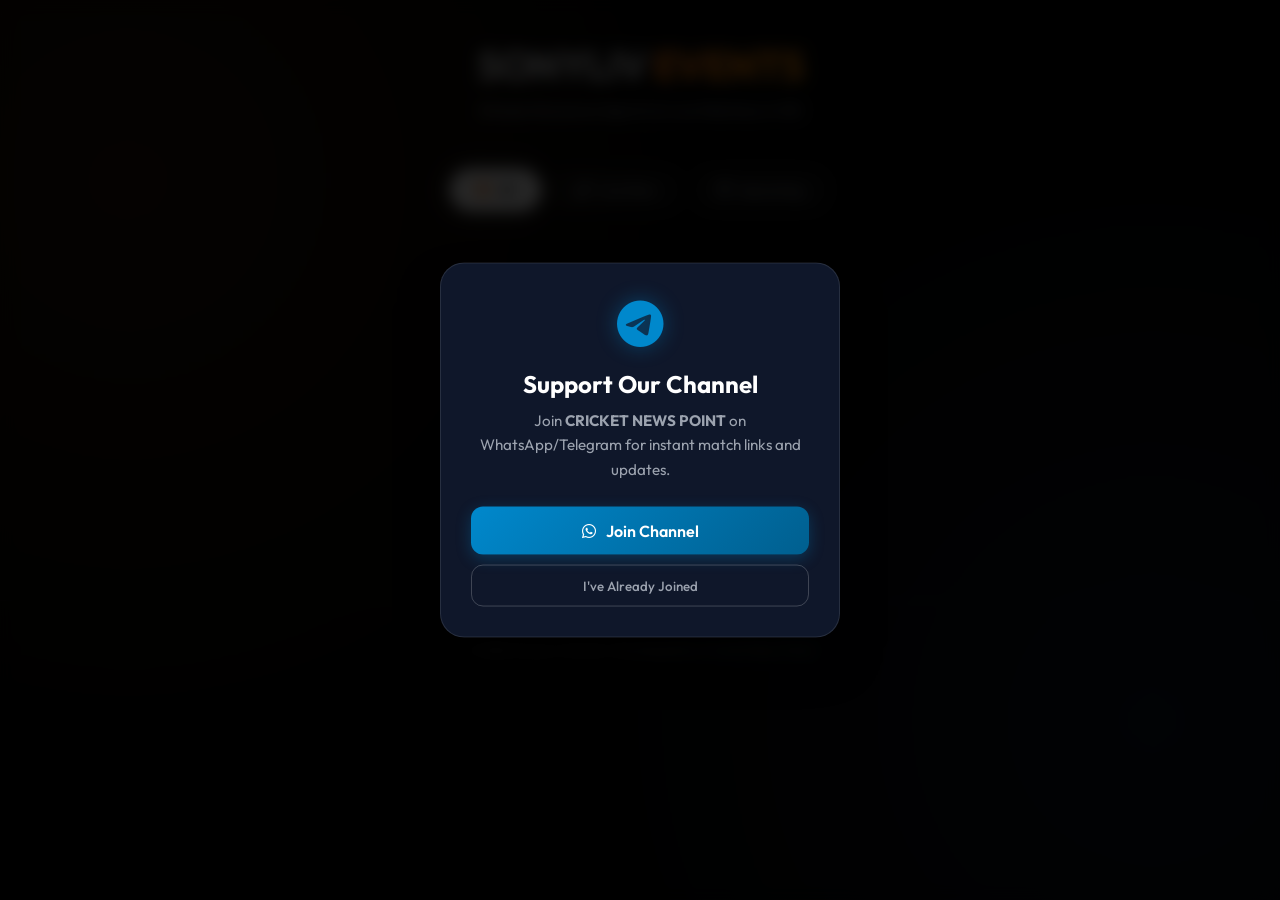
<file: watch/sliv/index.html>
<!DOCTYPE html>
<html lang="en">
<head>
    <meta charset="UTF-8">
    <meta name="viewport" content="width=device-width, initial-scale=1.0, maximum-scale=1.0, user-scalable=no">
    <title>SONYLIV PREMIUM EVENTS</title>
    
    <link href="https://fonts.googleapis.com/css2?family=Outfit:wght@300;400;500;600;700;800&display=swap" rel="stylesheet">
    <link rel="stylesheet" href="https://cdnjs.cloudflare.com/ajax/libs/font-awesome/6.4.0/css/all.min.css">

    <style>
        :root {
            --bg-dark: #050505;
            --bg-card: rgba(255, 255, 255, 0.05);
            --bg-card-hover: rgba(255, 255, 255, 0.1);
            --primary: #f97316;
            --accent: #3b82f6;
            --live: #ef4444;
            --text-main: #ffffff;
            --text-muted: #9ca3af;
            --glass-border: 1px solid rgba(255, 255, 255, 0.1);
            --radius: 16px;
            --transition: all 0.3s cubic-bezier(0.4, 0, 0.2, 1);
            --popup-bg: #0f172a;
            --popup-accent: #0088cc;
        }

        * {
            margin: 0;
            padding: 0;
            box-sizing: border-box;
            font-family: 'Outfit', sans-serif;
            -webkit-tap-highlight-color: transparent;
        }

        body {
            background-color: var(--bg-dark);
            background-image: 
                radial-gradient(circle at 10% 20%, rgba(249, 115, 22, 0.12) 0%, transparent 40%),
                radial-gradient(circle at 90% 80%, rgba(59, 130, 246, 0.12) 0%, transparent 40%);
            color: var(--text-main);
            min-height: 100vh;
            overflow-x: hidden;
            padding-bottom: 40px;
        }

        ::-webkit-scrollbar { width: 6px; }
        ::-webkit-scrollbar-track { background: var(--bg-dark); }
        ::-webkit-scrollbar-thumb { background: #333; border-radius: 4px; }
        ::-webkit-scrollbar-thumb:hover { background: var(--primary); }

        body.locked { overflow: hidden; }

        .backdrop {
            position: fixed; top: 0; left: 0; width: 100%; height: 100%;
            background: rgba(0, 0, 0, 0.85); backdrop-filter: blur(8px);
            z-index: 9998; opacity: 0; pointer-events: none;
            transition: opacity 0.4s ease;
        }
        .backdrop.active { opacity: 1; pointer-events: all; }

        .modal {
            position: fixed; top: 50%; left: 50%; transform: translate(-50%, -50%) scale(0.9);
            width: 90%; max-width: 400px; background: var(--popup-bg);
            border: 1px solid rgba(255,255,255,0.1); border-radius: 24px; padding: 30px;
            text-align: center; z-index: 9999; opacity: 0; pointer-events: none;
            box-shadow: 0 25px 50px -12px rgba(0, 0, 0, 0.5); transition: var(--transition);
        }
        .modal.active { opacity: 1; pointer-events: all; transform: translate(-50%, -50%) scale(1); }

        .modal-icon { font-size: 3rem; color: var(--popup-accent); margin-bottom: 15px; filter: drop-shadow(0 0 10px rgba(0,136,204,0.4)); }
        .modal h2 { font-size: 1.5rem; margin-bottom: 10px; font-weight: 700; }
        .modal p { color: var(--text-muted); font-size: 0.95rem; margin-bottom: 25px; line-height: 1.6; }

        .btn-join {
            background: linear-gradient(135deg, #0088cc 0%, #005f8f 100%); color: white; border: none;
            padding: 14px; width: 100%; border-radius: 12px; font-weight: 600; font-size: 1rem;
            cursor: pointer; display: flex; align-items: center; justify-content: center; gap: 10px;
            text-decoration: none; transition: var(--transition); box-shadow: 0 4px 15px rgba(0,136,204,0.3);
        }
        .btn-join:hover { transform: translateY(-2px); box-shadow: 0 8px 25px rgba(0,136,204,0.5); }
        
        .btn-close {
            background: transparent; border: 1px solid rgba(255,255,255,0.2); color: var(--text-muted);
            padding: 12px; width: 100%; border-radius: 12px; margin-top: 10px; font-weight: 500;
            cursor: pointer; transition: var(--transition);
        }
        .btn-close:hover { background: rgba(255,255,255,0.05); color: white; border-color: white; }

        #toast {
            position: fixed; bottom: 30px; left: 50%; transform: translateX(-50%) translateY(100px);
            background: #22c55e; color: white; padding: 12px 24px; border-radius: 50px;
            font-weight: 600; font-size: 0.9rem; z-index: 10000; opacity: 0;
            transition: all 0.4s cubic-bezier(0.4, 0, 0.2, 1); display: flex; align-items: center; gap: 10px;
            box-shadow: 0 10px 25px rgba(34, 197, 94, 0.4);
        }
        #toast.show { transform: translateX(-50%) translateY(0); opacity: 1; }

        .container { max-width: 1440px; margin: 0 auto; padding: 0 20px; }

        header { padding: 40px 0 20px; text-align: center; }
        .logo-area h1 {
            font-size: 2.5rem; font-weight: 800; letter-spacing: -1px; margin-bottom: 10px;
            background: linear-gradient(to right, #fff, #999); -webkit-background-clip: text; -webkit-text-fill-color: transparent;
        }
        .logo-area h1 span {
            background: linear-gradient(135deg, var(--primary), #ff9100); -webkit-background-clip: text; -webkit-text-fill-color: transparent;
        }
        .subtitle { color: var(--text-muted); font-size: 1rem; max-width: 600px; margin: 0 auto; }

        .filter-container { display: flex; justify-content: center; gap: 12px; margin: 30px 0 40px; flex-wrap: wrap; }
        .filter-btn {
            background: var(--bg-card); border: var(--glass-border); color: var(--text-muted);
            padding: 10px 24px; border-radius: 50px; font-size: 0.9rem; font-weight: 500;
            cursor: pointer; transition: var(--transition); display: flex; align-items: center; gap: 8px;
        }
        .filter-btn:hover, .filter-btn.active {
            background: var(--text-main); color: black; transform: scale(1.05);
            box-shadow: 0 0 20px rgba(255,255,255,0.3); border-color: transparent;
        }
        .filter-btn.active i { color: var(--primary); }

        .matches-grid {
            display: grid; grid-template-columns: repeat(auto-fill, minmax(320px, 1fr)); gap: 25px; min-height: 300px;
        }

        .card {
            background: var(--bg-card); border: var(--glass-border); border-radius: var(--radius);
            overflow: hidden; position: relative; transition: var(--transition);
            display: flex; flex-direction: column; animation: fadeIn 0.5s ease forwards; opacity: 0;
        }
        .card:hover {
            transform: translateY(-8px); background: var(--bg-card-hover);
            box-shadow: 0 20px 40px rgba(0,0,0,0.4); border-color: rgba(255,255,255,0.2);
        }

        .card-poster { position: relative; width: 100%; padding-top: 56.25%; overflow: hidden; }
        .card-poster img {
            position: absolute; top: 0; left: 0; width: 100%; height: 100%;
            object-fit: cover; transition: transform 0.6s cubic-bezier(0.2, 0.8, 0.2, 1);
        }
        .card:hover .card-poster img { transform: scale(1.1); }

        .live-tag, .upcoming-tag {
            position: absolute; top: 12px; left: 12px; padding: 4px 10px;
            border-radius: 4px; font-size: 0.75rem; font-weight: 700; letter-spacing: 0.5px; z-index: 2;
            display: flex; align-items: center; gap: 5px;
        }
        .live-tag {
            background: var(--live); color: white; box-shadow: 0 0 10px rgba(239, 68, 68, 0.6); animation: pulse 2s infinite;
        }
        .live-tag::before { content: ''; width: 6px; height: 6px; background: white; border-radius: 50%; }
        .upcoming-tag { background: #3b82f6; color: white; }

        .copy-btn {
            position: absolute; top: 12px; right: 12px; z-index: 5;
            background: rgba(0,0,0,0.6); backdrop-filter: blur(4px); border: 1px solid rgba(255,255,255,0.2);
            color: white; padding: 8px 12px; border-radius: 8px; cursor: pointer; transition: var(--transition);
            display: flex; align-items: center; gap: 6px; font-size: 0.75rem; font-weight: 600;
        }
        .copy-btn:hover { background: var(--primary); transform: scale(1.05); }

        .card-body { padding: 18px; flex-grow: 1; display: flex; flex-direction: column; justify-content: space-between; }
        .meta-row { display: flex; gap: 10px; margin-bottom: 8px; font-size: 0.75rem; flex-wrap: wrap; }
        .badge {
            background: rgba(255,255,255,0.1); padding: 3px 8px; border-radius: 4px;
            color: var(--text-muted); border: 1px solid rgba(255,255,255,0.05);
        }
        
        .match-title { font-size: 1.1rem; font-weight: 700; margin-bottom: 6px; line-height: 1.3; color: #fff; }
        .event-name { font-size: 0.85rem; color: var(--primary); font-weight: 500; margin-bottom: 12px; }
        .channel-info {
            display: flex; align-items: center; gap: 8px; color: var(--text-muted);
            font-size: 0.85rem; margin-top: auto; border-top: 1px solid rgba(255,255,255,0.1); padding-top: 12px;
        }

        .action-area { margin-top: 15px; }
        .action-title { font-size: 0.75rem; color: var(--text-muted); margin-bottom: 8px; text-transform: uppercase; font-weight: 600; text-align: center; }
        
        .player-grid { display: grid; grid-template-columns: repeat(3, 1fr); gap: 8px; }
        
        .player-btn {
            background: rgba(255,255,255,0.08); border: 1px solid rgba(255,255,255,0.1);
            color: white; padding: 10px 5px; border-radius: 8px; cursor: pointer;
            display: flex; flex-direction: column; align-items: center; gap: 6px;
            transition: var(--transition); font-size: 0.7rem; font-weight: 600;
        }
        .player-btn:hover { background: var(--primary); border-color: var(--primary); transform: translateY(-2px); }
        .player-btn i { font-size: 1.2rem; }

        .btn-upcoming {
            width: 100%; padding: 12px; background: rgba(255,255,255,0.05); color: var(--text-muted);
            border: 1px solid rgba(255,255,255,0.1); border-radius: 8px; font-weight: 600; font-size: 0.9rem;
            cursor: not-allowed; text-align: center;
        }

        .loading-state { grid-column: 1 / -1; text-align: center; padding: 50px; color: var(--text-muted); }
        .spinner {
            width: 40px; height: 40px; border: 4px solid rgba(255,255,255,0.1);
            border-top: 4px solid var(--primary); border-radius: 50%; margin: 0 auto 15px; animation: spin 1s linear infinite;
        }

        footer { text-align: center; padding: 40px 0; color: rgba(255,255,255,0.4); font-size: 0.85rem; border-top: 1px solid rgba(255,255,255,0.05); margin-top: 50px; }

        @keyframes fadeIn { to { opacity: 1; } }
        @keyframes pulse { 0% { box-shadow: 0 0 0 0 rgba(239, 68, 68, 0.7); } 70% { box-shadow: 0 0 0 10px rgba(239, 68, 68, 0); } 100% { box-shadow: 0 0 0 0 rgba(239, 68, 68, 0); } }
        @keyframes spin { 100% { transform: rotate(360deg); } }

        @media (max-width: 600px) {
            .logo-area h1 { font-size: 1.8rem; }
            .matches-grid { grid-template-columns: 1fr; }
            .modal { width: 95%; padding: 25px 20px; }
        }
    </style>
</head>
<body class="locked">

    <div class="backdrop active" id="backdrop"></div>
    <div class="modal active" id="telegramPopup">
        <div class="modal-icon">
            <i class="fa-brands fa-telegram"></i>
        </div>
        <h2>Support Our Channel</h2>
        <p>Join <strong>CRICKET NEWS POINT</strong> on WhatsApp/Telegram for instant match links and updates.</p>
        
        <a href="https://whatsapp.com/channel/0029VaeylYYBPzjVNomWuZ0T" target="_blank" id="joinBtn" class="btn-join">
            <i class="fa-brands fa-whatsapp"></i> Join Channel
        </a>
        <button id="closeBtn" class="btn-close">I've Already Joined</button>
    </div>

    <div id="toast">
        <i class="fa-solid fa-circle-check"></i> <span>Link Copied Successfully!</span>
    </div>

    <header>
        <div class="container logo-area">
            <h1>SONYLIV <span>EVENTS</span></h1>
            <p class="subtitle">Stream Exclusive Sports & Live Matches in HD</p>
        </div>
    </header>

    <div class="container">
        <div class="filter-container">
            <button class="filter-btn active" onclick="filterData('all', this)">
                <i class="fa-solid fa-border-all"></i> All
            </button>
            <button class="filter-btn" onclick="filterData('live', this)">
                <i class="fa-solid fa-satellite-dish"></i> Live Now
            </button>
            <button class="filter-btn" onclick="filterData('upcoming', this)">
                <i class="fa-regular fa-calendar"></i> Upcoming
            </button>
        </div>

        <div id="matches-grid" class="matches-grid">
            <div class="loading-state">
                <div class="spinner"></div>
                <p>Loading events...</p>
            </div>
        </div>
    </div>

    <footer>
        <p>&copy; 2026 SonyLiv Events | Developed by Cricket News Point</p>
    </footer>

    <script>
        const API_URL = "https://raw.githubusercontent.com/kajju027/SonyLiv-Events-Json/refs/heads/main/sonyliv.json";
        let allMatches = [];
        const grid = document.getElementById('matches-grid');
        const toast = document.getElementById('toast');

        const popup = document.getElementById('telegramPopup');
        const backdrop = document.getElementById('backdrop');
        const joinBtn = document.getElementById('joinBtn');
        const closeBtn = document.getElementById('closeBtn');

        function hidePopup() {
            popup.classList.remove('active');
            backdrop.classList.remove('active');
            document.body.classList.remove('locked');
            setTimeout(() => {
                popup.style.display = 'none';
                backdrop.style.display = 'none';
            }, 400); 
        }

        joinBtn.addEventListener('click', hidePopup);
        closeBtn.addEventListener('click', hidePopup);

        function showToast(message) {
            toast.querySelector('span').innerText = message;
            toast.classList.add('show');
            setTimeout(() => { toast.classList.remove('show'); }, 3000);
        }

        window.copyUrl = function(url) {
            if(!url) return;
            const tempInput = document.createElement("input");
            tempInput.value = url;
            document.body.appendChild(tempInput);
            tempInput.select();
            document.execCommand("copy");
            document.body.removeChild(tempInput);
            showToast("Video Link Copied Successfully!");
        }

        window.openInPlayer = function(appId, videoUrl) {
            if (!videoUrl) return;
            const isIOS = /iPad|iPhone|iPod/.test(navigator.userAgent) && !window.MSStream;
            
            if (isIOS) {
                if(appId === 'org.videolan.vlc') {
                    window.location.href = 'vlc://' + videoUrl;
                    setTimeout(() => { window.location.href = 'https://apps.apple.com/app/vlc-media-player/id650377962'; }, 1500);
                } else {
                    copyUrl(videoUrl);
                    setTimeout(() => { alert("Link copied! Open in your preferred player manually on iOS."); }, 500);
                }
            } else {
                let urlWithoutScheme = videoUrl.replace(/^https?:\/\//, '');
                let intentUrl = `intent://${urlWithoutScheme}#Intent;scheme=https;package=${appId};S.browser_fallback_url=https://play.google.com/store/apps/details?id=${appId};end;`;
                window.location.href = intentUrl;
            }
        }

        async function fetchMatches() {
            try {
                const response = await fetch(API_URL);
                if (!response.ok) throw new Error("Network Error");
                const data = await response.json();
                
                if (data.matches && Array.isArray(data.matches)) {
                    allMatches = data.matches;
                    renderMatches(allMatches);
                } else {
                    throw new Error("Invalid Data");
                }
            } catch (error) {
                grid.innerHTML = `
                    <div class="loading-state">
                        <i class="fa-solid fa-triangle-exclamation" style="font-size: 2rem; color: var(--live); margin-bottom: 10px;"></i>
                        <p>Failed to load matches. Please check your connection.</p>
                    </div>
                `;
            }
        }

        function renderMatches(data) {
            grid.innerHTML = '';
            if (data.length === 0) {
                grid.innerHTML = `<div class="loading-state"><p>No events found.</p></div>`;
                return;
            }

            data.forEach((match, index) => {
                const isLive = match.status && match.status.toLowerCase() === 'live';
                const card = document.createElement('div');
                card.className = 'card';
                card.style.animationDelay = `${index * 0.1}s`;

                const imageSrc = match.poster || 'https://via.placeholder.com/400x225?text=No+Image';
                const title = match.match_name && match.match_name.trim() !== '' ? match.match_name : match.event_name;
                const streamUrl = match.video_url || match.dai_url || match.pub_url || '';

                let posterHtml = `
                    <div class="card-poster">
                        <img src="${imageSrc}" alt="${title}" loading="lazy">
                        ${isLive ? '<div class="live-tag">LIVE</div>' : '<div class="upcoming-tag">UPCOMING</div>'}
                        ${isLive && streamUrl ? `<button class="copy-btn" onclick="copyUrl('${streamUrl}')"><i class="fa-regular fa-copy"></i> Copy Link</button>` : ''}
                    </div>
                `;

                let actionHtml = '';
                if (isLive) {
                    actionHtml = `
                        <div class="action-area">
                            <div class="action-title">Open With External Player</div>
                            <div class="player-grid">
                                <button class="player-btn" onclick="openInPlayer('org.videolan.vlc', '${streamUrl}')">
                                    <i class="fa-solid fa-play"></i> VLC
                                </button>
                                <button class="player-btn" onclick="openInPlayer('com.genuine.leone', '${streamUrl}')">
                                    <i class="fa-solid fa-video"></i> NS Player
                                </button>
                                <button class="player-btn" onclick="openInPlayer('com.ottnavigator.iptvnavigator', '${streamUrl}')">
                                    <i class="fa-solid fa-tv"></i> OTT Nav
                                </button>
                            </div>
                        </div>
                    `;
                } else {
                    actionHtml = `
                        <div class="action-area">
                            <div class="btn-upcoming"><i class="fa-solid fa-bell"></i> Event Not Started</div>
                        </div>
                    `;
                }

                card.innerHTML = `
                    ${posterHtml}
                    <div class="card-body">
                        <div>
                            <div class="meta-row">
                                <span class="badge">${match.category || 'Sports'}</span>
                                <span class="badge">${match.language || 'MULTI'}</span>
                            </div>
                            <h3 class="match-title">${title}</h3>
                            <div class="event-name">${match.event_name}</div>
                        </div>
                        <div>
                            <div class="channel-info">
                                <i class="fa-solid fa-broadcast-tower"></i> ${match.digital_broadcast || 'Sony Network'}
                            </div>
                            ${actionHtml}
                        </div>
                    </div>
                `;

                grid.appendChild(card);
            });
        }

        window.filterData = function(type, btn) {
            document.querySelectorAll('.filter-btn').forEach(b => b.classList.remove('active'));
            btn.classList.add('active');

            let filtered = [];
            if (type === 'all') {
                filtered = allMatches;
            } else if (type === 'live') {
                filtered = allMatches.filter(m => m.status && m.status.toLowerCase() === 'live');
            } else if (type === 'upcoming') {
                filtered = allMatches.filter(m => !m.status || m.status.toLowerCase() !== 'live');
            }
            renderMatches(filtered);
        }

        window.onload = function() {
            fetchMatches();
        };
    </script>
</body>
</html>
</file>
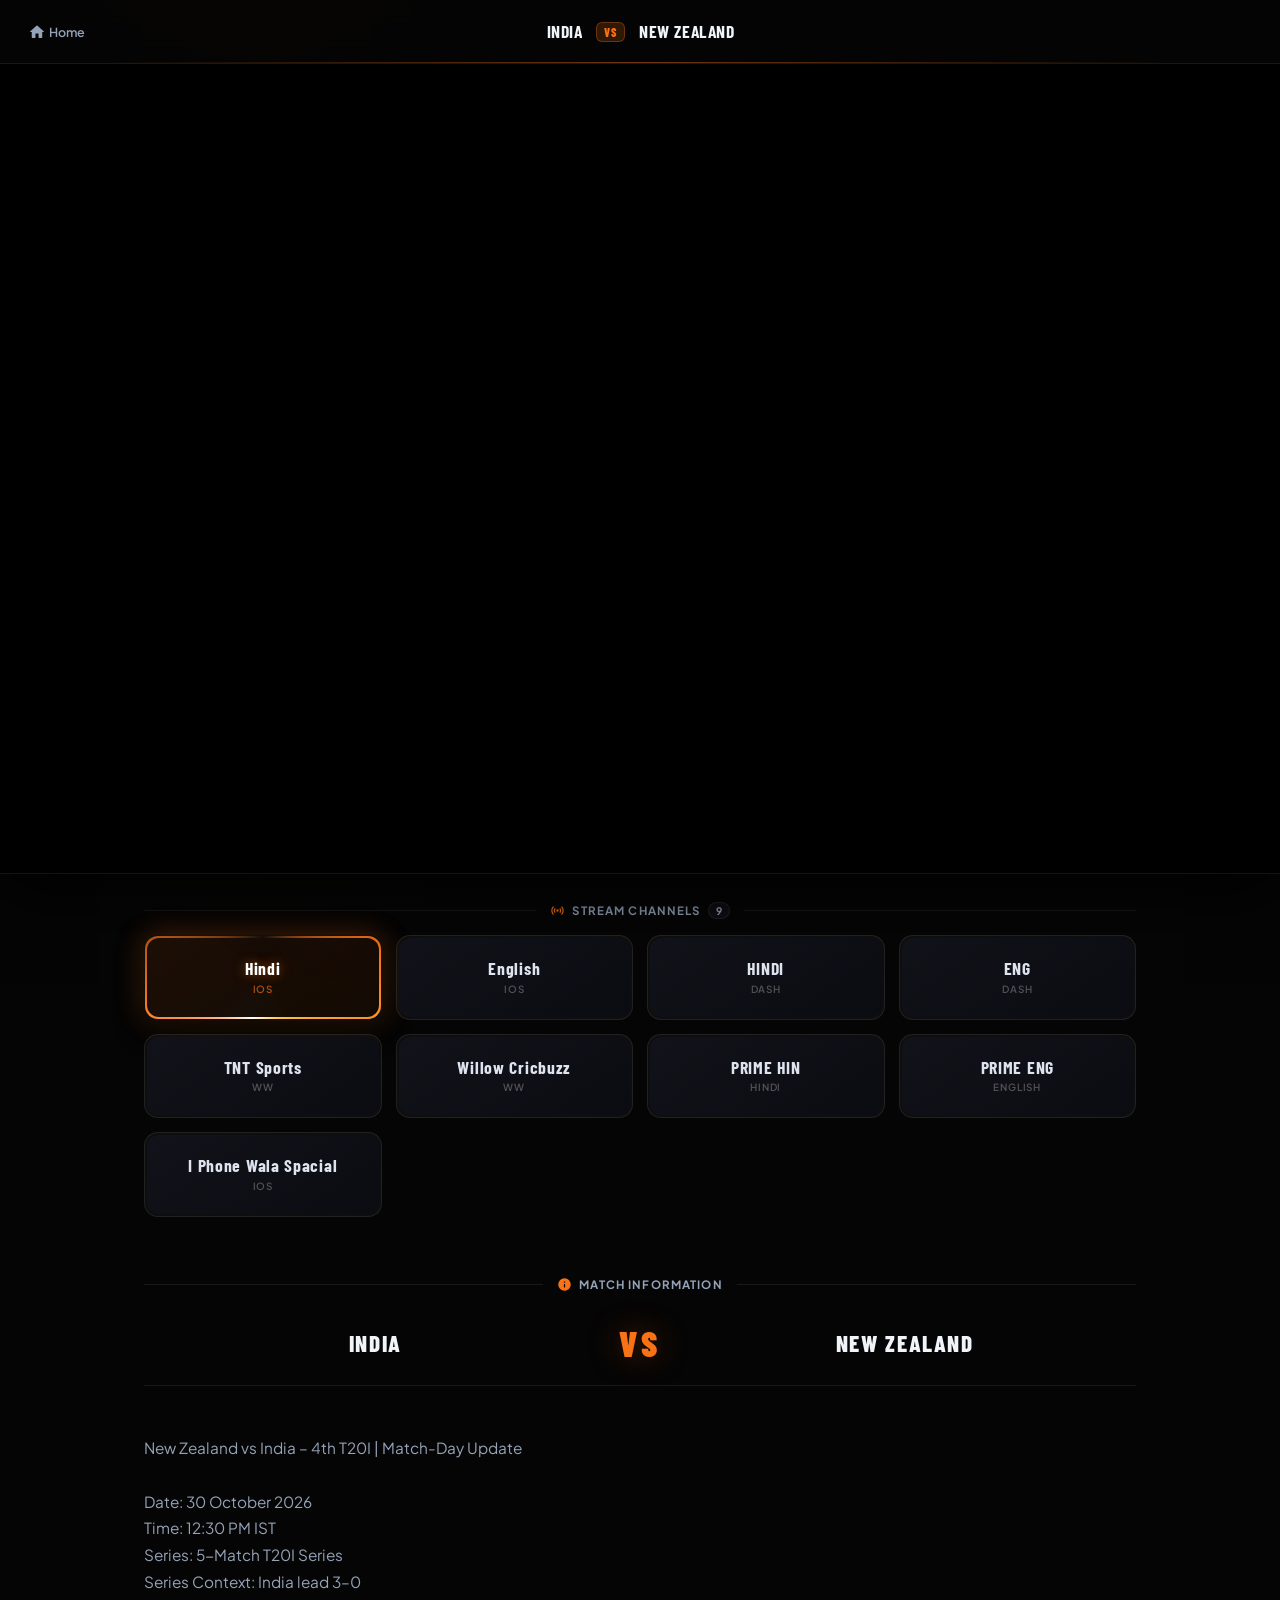
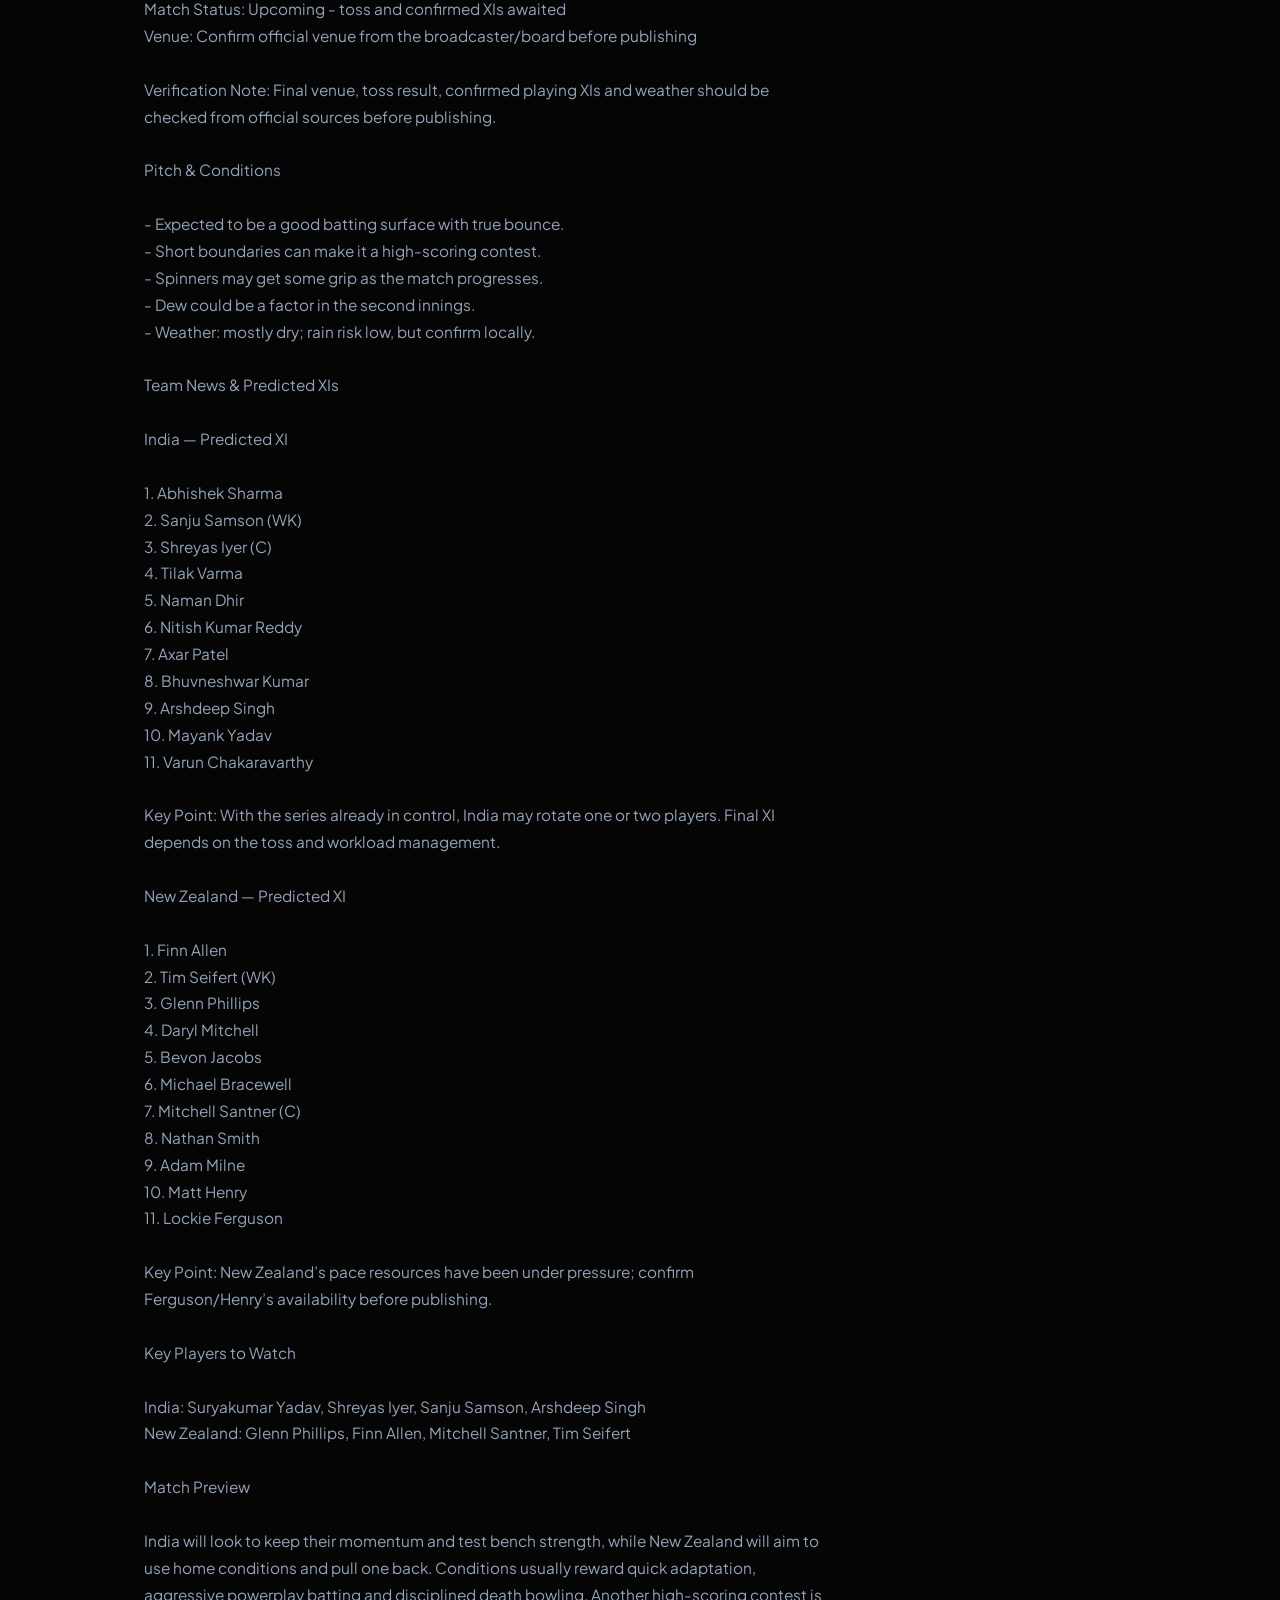
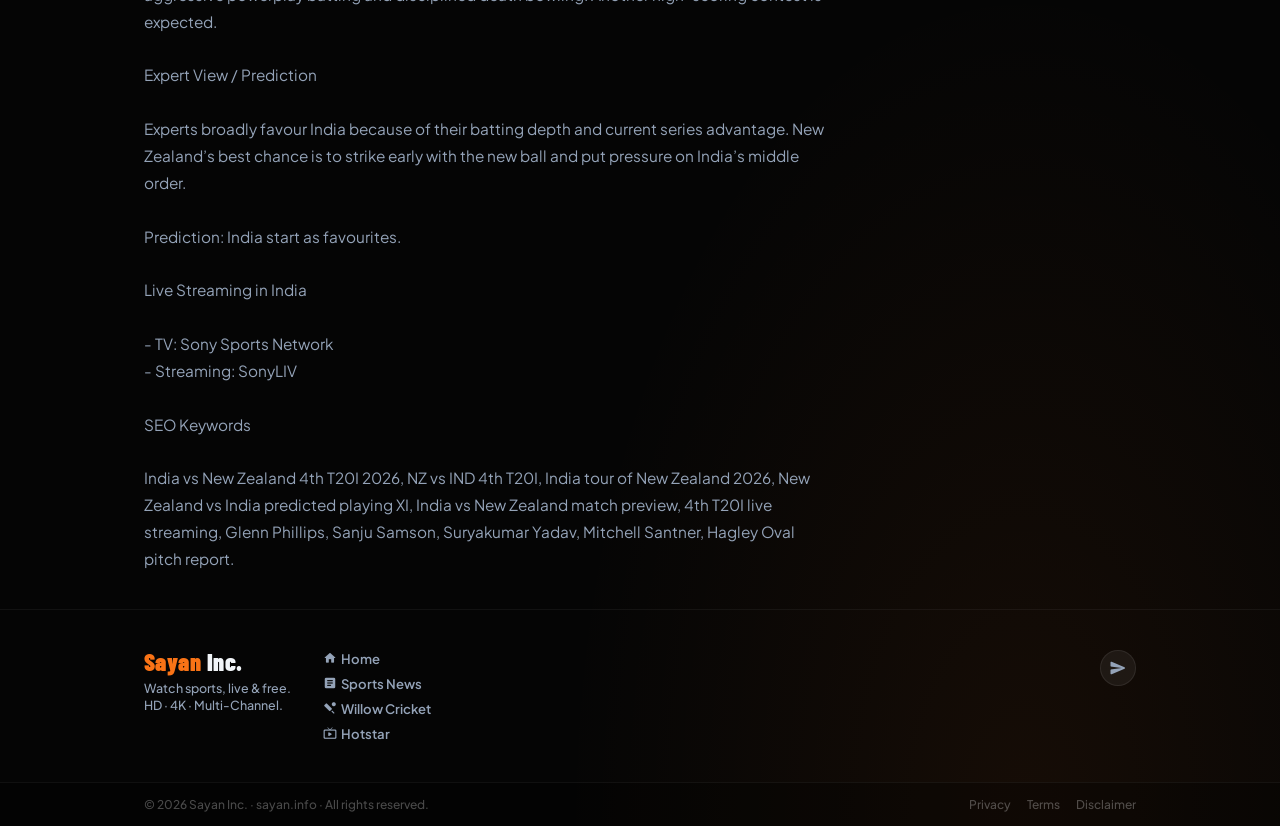
<file: home/live/ind-vs-nz.html>
<!DOCTYPE html>
<html lang="en">
<head>
  <meta charset="UTF-8" />
  <meta name="viewport" content="width=device-width, initial-scale=1.0, maximum-scale=5.0" />

  <title>India vs New Zealand | INDIA TOUR OF NEW ZEALAND 2026 - 4TH T20I Live Match Streaming - CnpTV</title>
  <meta name="description" content="India vs New Zealand in INDIA TOUR OF NEW ZEALAND 2026 - 4TH T20I. New Zealand vs India – 4th T20I | Match-Day Update Date: 30 October 2026 Time: 12:30 PM..." />
  <meta name="keywords" content="India vs New Zealand, India live, New Zealand live, INDIA TOUR OF NEW ZEALAND 2026 - 4TH T20I, ind-vs-nz live, live match streaming, sports live stream, CnpTV" />
  <meta name="author" content="CnpTV" />
  <meta name="robots" content="index, follow, max-image-preview:large, max-snippet:-1, max-video-preview:-1" />
  <meta name="googlebot" content="index, follow, max-image-preview:large" />
  <meta name="bingbot" content="index, follow" />
  <link rel="canonical" href="https://sayan.info/home/live/ind-vs-nz.html" />
  <link rel="alternate" hreflang="en" href="https://sayan.info/home/live/ind-vs-nz.html" />
  <link rel="alternate" hreflang="en-IN" href="https://sayan.info/home/live/ind-vs-nz.html" />
  <link rel="alternate" hreflang="x-default" href="https://sayan.info/home/live/ind-vs-nz.html" />
  <meta name="theme-color" content="#050505" />
  <meta name="color-scheme" content="dark" />
  <meta property="og:type" content="video.other" />
  <meta property="og:url" content="https://sayan.info/home/live/ind-vs-nz.html" />
  <meta property="og:title" content="India vs New Zealand | INDIA TOUR OF NEW ZEALAND 2026 - 4TH T20I Live Match Streaming - CnpTV" />
  <meta property="og:description" content="India vs New Zealand in INDIA TOUR OF NEW ZEALAND 2026 - 4TH T20I. New Zealand vs India – 4th T20I | Match-Day Update Date: 30 October 2026 Time: 12:30 PM..." />
  <meta property="og:image" content="https://ik.imagekit.io/sayanmete/India%20vs%20New%20Zealand%20T20%20match%20poster%20by%20Sayan" />
  <meta property="og:image:alt" content="India vs New Zealand match poster" />
  <meta property="og:site_name" content="CnpTV" />
  <meta property="og:locale" content="en_IN" />
  <meta name="twitter:card" content="summary_large_image" />
  <meta name="twitter:url" content="https://sayan.info/home/live/ind-vs-nz.html" />
  <meta name="twitter:title" content="India vs New Zealand | INDIA TOUR OF NEW ZEALAND 2026 - 4TH T20I Live Match Streaming - CnpTV" />
  <meta name="twitter:description" content="India vs New Zealand in INDIA TOUR OF NEW ZEALAND 2026 - 4TH T20I. New Zealand vs India – 4th T20I | Match-Day Update Date: 30 October 2026 Time: 12:30 PM..." />
  <meta name="twitter:image" content="https://ik.imagekit.io/sayanmete/India%20vs%20New%20Zealand%20T20%20match%20poster%20by%20Sayan" />
  <meta name="twitter:image:alt" content="India vs New Zealand match poster" />
  <meta name="twitter:site" content="@CnpTV" />
  <meta name="twitter:creator" content="@CnpTV" />
  <script type="application/ld+json">{"@context":"https://schema.org","@type":"SportsEvent","name":"India vs New Zealand","description":"New Zealand vs India – 4th T20I | Match-Day Update\n\nDate: 30 October 2026\nTime: 12:30 PM IST\nSeries: 5-Match T20I Series\nSeries Context: India lead 3–0\nMatch Status: Upcoming - toss and confirmed XIs awaited\nVenue: Confirm official venue from the broadcaster/board before publishing\n\nVerification Note: Final venue, toss result, confirmed playing XIs and weather should be checked from official sources before publishing.\n\nPitch & Conditions\n\n- Expected to be a good batting surface with true bounce.\n- Short boundaries can make it a high-scoring contest.\n- Spinners may get some grip as the match progresses.\n- Dew could be a factor in the second innings.\n- Weather: mostly dry; rain risk low, but confirm locally.\n\nTeam News & Predicted XIs\n\nIndia — Predicted XI\n\n1. Abhishek Sharma\n2. Sanju Samson (WK)\n3. Shreyas Iyer (C)\n4. Tilak Varma\n5. Naman Dhir\n6. Nitish Kumar Reddy\n7. Axar Patel\n8. Bhuvneshwar Kumar\n9. Arshdeep Singh\n10. Mayank Yadav\n11. Varun Chakaravarthy\n\nKey Point: With the series already in control, India may rotate one or two players. Final XI depends on the toss and workload management.\n\nNew Zealand — Predicted XI\n\n1. Finn Allen\n2. Tim Seifert (WK)\n3. Glenn Phillips\n4. Daryl Mitchell\n5. Bevon Jacobs\n6. Michael Bracewell\n7. Mitchell Santner (C)\n8. Nathan Smith\n9. Adam Milne\n10. Matt Henry\n11. Lockie Ferguson\n\nKey Point: New Zealand’s pace resources have been under pressure; confirm Ferguson/Henry’s availability before publishing.\n\nKey Players to Watch\n\nIndia: Suryakumar Yadav, Shreyas Iyer, Sanju Samson, Arshdeep Singh\nNew Zealand: Glenn Phillips, Finn Allen, Mitchell Santner, Tim Seifert\n\nMatch Preview\n\nIndia will look to keep their momentum and test bench strength, while New Zealand will aim to use home conditions and pull one back. Conditions usually reward quick adaptation, aggressive powerplay batting and disciplined death bowling. Another high-scoring contest is expected.\n\nExpert View / Prediction\n\nExperts broadly favour India because of their batting depth and current series advantage. New Zealand’s best chance is to strike early with the new ball and put pressure on India’s middle order.\n\nPrediction: India start as favourites.\n\nLive Streaming in India\n\n- TV: Sony Sports Network\n- Streaming: SonyLIV\n\nSEO Keywords\n\nIndia vs New Zealand 4th T20I 2026, NZ vs IND 4th T20I, India tour of New Zealand 2026, New Zealand vs India predicted playing XI, India vs New Zealand match preview, 4th T20I live streaming, Glenn Phillips, Sanju Samson, Suryakumar Yadav, Mitchell Santner, Hagley Oval pitch report.","url":"https://sayan.info/home/live/ind-vs-nz.html","image":"https://ik.imagekit.io/sayanmete/India%20vs%20New%20Zealand%20T20%20match%20poster%20by%20Sayan","sport":"INDIA TOUR OF NEW ZEALAND 2026 - 4TH T20I","eventAttendanceMode":"https://schema.org/OnlineEventAttendanceMode","organizer":{"@type":"Organization","name":"CnpTV","url":"https://sayan.info/"},"competitor":[{"@type":"SportsTeam","name":"India"},{"@type":"SportsTeam","name":"New Zealand"}]}</script>
  <link rel="icon" type="image/x-icon" href="/favicon.ico" />
  <link rel="icon" type="image/png" sizes="32x32" href="/assets/favicon-32x32.png" />
  <link rel="icon" type="image/png" sizes="16x16" href="/assets/favicon-16x16.png" />
  <link rel="apple-touch-icon" sizes="180x180" href="/assets/apple-touch-icon.png" />
  <link rel="manifest" href="/site.webmanifest" />
  <meta name="referrer" content="strict-origin-when-cross-origin" />
  <link rel="preconnect" href="https://fonts.googleapis.com">
  <link rel="preconnect" href="https://fonts.gstatic.com" crossorigin>
  <link href="https://fonts.googleapis.com/css2?family=Plus+Jakarta+Sans:ital,wght@0,400;0,500;0,600;0,700;0,800;0,900;1,400&family=Barlow+Condensed:wght@500;600;700;800;900&display=swap" rel="stylesheet" />
  <link href="https://fonts.googleapis.com/icon?family=Material+Icons+Round" rel="stylesheet" />
  <script async src="https://www.googletagmanager.com/gtag/js?id=G-BSW772KQX6"></script>
  <script>window.dataLayer=window.dataLayer||[];function gtag(){dataLayer.push(arguments);}gtag('js',new Date());gtag('config','G-BSW772KQX6',{anonymize_ip:true});</script>

  <style>
    
    :root {
      --bg:          #050505;
      --bg-2:        #0c0c10;
      --bg-card:     rgba(16, 16, 22, 0.94);
      --orange:      #f97316;
      --orange-dim:  rgba(249, 115, 22, 0.18);
      --orange-glow: rgba(249, 115, 22, 0.35);
      --red-live:    #ef4444;
      --text:        #f1f5f9;
      --text-2:      #94a3b8;
      --text-3:      rgba(255,255,255,0.28);
      --border:      rgba(255, 255, 255, 0.08);
      --border-2:    rgba(255, 255, 255, 0.05);
      --radius-sm:   10px;
      --radius:      14px;
      --radius-lg:   20px;
      --ease:        cubic-bezier(0.4, 0, 0.2, 1);
      --hh:          64px;
      --font-display: 'Barlow Condensed', 'Plus Jakarta Sans', system-ui, sans-serif;
      --font-ui:      'Plus Jakarta Sans', system-ui, sans-serif;
    }

    *, *::before, *::after { margin: 0; padding: 0; box-sizing: border-box; }
    html { scroll-behavior: smooth; }

    body {
      background: var(--bg);
      color: var(--text);
      font-family: var(--font-ui);
      overflow-x: hidden;
      min-height: 100dvh;
      background-image:
        radial-gradient(ellipse 70% 40% at 20% 0%,   rgba(249,115,22,0.12) 0%, transparent 60%),
        radial-gradient(ellipse 60% 35% at 80% 100%, rgba(249,115,22,0.07) 0%, transparent 60%);
    }

    .site-header {
      position: fixed;
      top: 0; left: 0; right: 0;
      z-index: 100;
      height: var(--hh);
      display: grid;
      grid-template-columns: auto 1fr auto;
      align-items: center;
      gap: 12px;
      padding: 0 clamp(12px, 3vw, 28px);
      background: rgba(5,5,5,0.93);
      backdrop-filter: blur(20px);
      -webkit-backdrop-filter: blur(20px);
      border-bottom: 1px solid var(--border);
    }
    .site-header::after {
      content: '';
      position: absolute;
      bottom: 0; left: 8%; right: 8%;
      height: 1px;
      background: linear-gradient(90deg, transparent, rgba(249,115,22,0.45), transparent);
      pointer-events: none;
    }

    .header-back {
      display: flex;
      align-items: center;
      gap: 3px;
      color: var(--text-2);
      font-size: 0.78rem;
      font-weight: 600;
      text-decoration: none;
      transition: color .2s var(--ease);
      flex-shrink: 0;
    }
    .header-back:hover { color: var(--text); }
    .header-back .material-icons-round { font-size: 18px; }

    .scoreboard {
      display: flex;
      align-items: center;
      justify-content: center;
      gap: clamp(6px, 1.6vw, 14px);
      min-width: 0;
    }
    .sb-name {
      font-family: var(--font-display);
      font-size: clamp(0.8rem, 1.9vw, 1.1rem);
      font-weight: 700;
      letter-spacing: 0.03em;
      text-transform: uppercase;
      color: var(--text);
      line-height: 1;
      white-space: nowrap;
      overflow: hidden;
      text-overflow: ellipsis;
      max-width: clamp(90px, 22vw, 220px);
    }
    .vs-word {
      font-family: var(--font-display);
      font-size: clamp(0.62rem, 1.3vw, 0.75rem);
      font-weight: 800;
      color: var(--orange);
      letter-spacing: 0.08em;
      line-height: 1;
      flex-shrink: 0;
      padding: 3px 7px;
      border-radius: 6px;
      background: var(--orange-dim);
      border: 1px solid rgba(249,115,22,0.3);
    }

    .page-main {
      padding-top: var(--hh);
      min-height: 100dvh;
      display: flex;
      flex-direction: column;
    }

    .player-shell {
      width: 100%;
      margin: 0;
      background: #000;
      position: relative;
      overflow: hidden;
      border-bottom: 1px solid var(--border);
      box-shadow: 0 16px 64px rgba(0,0,0,0.95);
      padding-bottom: 56.25%; 
      height: 0;
    }
    @media (min-width: 860px) {
      .player-shell { padding-bottom: 0; height: min(66vw, 90vh); min-height: 460px; }
    }
    .player-shell iframe {
      position: absolute;
      inset: 0;
      width: 100%;
      height: 100%;
      border: none;
      background: #000;
      display: block;
    }

    .inner-wrap {
      max-width: 1040px;
      margin: 0 auto;
      padding: 0 clamp(14px, 3vw, 24px);
      width: 100%;
    }

    .section-divider {
      margin-top: 28px;
      display: flex;
      align-items: center;
      gap: 10px;
    }
    .section-divider::before,
    .section-divider::after {
      content: '';
      flex: 1;
      height: 1px;
      background: var(--border);
    }
    .section-label {
      display: flex;
      align-items: center;
      gap: 7px;
      padding: 0 4px;
      white-space: nowrap;
    }
    .section-label .material-icons-round { font-size: 15px; color: var(--orange); }
    .section-label-text {
      font-size: 0.72rem;
      font-weight: 700;
      letter-spacing: 0.1em;
      color: var(--text-2);
      text-transform: uppercase;
    }
    
    .section-label-count {
      font-size: 0.65rem;
      font-weight: 700;
      background: var(--bg-card);
      border: 1px solid var(--border);
      border-radius: 999px;
      padding: 1px 7px;
      color: var(--text-2);
    }

    .channels-grid {
      display: grid;
      grid-template-columns: repeat(2, 1fr);
      gap: 12px;
      padding: 16px 0 32px;
    }
    @media (min-width: 560px) { .channels-grid { grid-template-columns: repeat(3, 1fr); } }
    @media (min-width: 900px) { .channels-grid { grid-template-columns: repeat(4, 1fr); gap: 14px; } }

    .ch-card {
      position: relative;
      border-radius: var(--radius);
      cursor: pointer;
      overflow: hidden;
      padding: 2px;
      background: rgba(255,255,255,0.04);
      border: 1px solid var(--border);
      transition: transform .26s var(--ease), box-shadow .26s var(--ease), border-color .26s var(--ease);
    }
    .ch-inner {
      position: relative;
      z-index: 2;
      border-radius: calc(var(--radius) - 2px);
      background: linear-gradient(145deg, rgba(18,18,26,0.97), rgba(11,11,18,0.99));
      padding: 22px 14px;
      display: flex;
      flex-direction: column;
      align-items: center;
      justify-content: center;
      gap: 5px;
      text-align: center;
      min-height: 70px;
      transition: background .26s var(--ease);
    }
    .ch-name {
      font-family: var(--font-display);
      font-size: 1.1rem;
      font-weight: 700;
      letter-spacing: 0.04em;
      color: #dde4ee;
      line-height: 1;
      transition: color .2s;
    }
    .ch-label {
      font-size: 0.62rem;
      font-weight: 600;
      letter-spacing: 0.08em;
      color: var(--text-3);
      text-transform: uppercase;
      transition: color .2s;
    }

    .ch-card:hover {
      transform: translateY(-3px);
      border-color: rgba(249,115,22,0.38);
      box-shadow: 0 10px 28px rgba(0,0,0,0.65), 0 0 18px rgba(249,115,22,0.18);
    }
    .ch-card:hover .ch-name  { color: #fff; }
    .ch-card:hover .ch-label { color: var(--text-2); }

    .ch-card.is-ext { border-color: rgba(249,115,22,0.14); }
    .ch-card.is-ext .ch-label { color: rgba(249,115,22,0.5); }

    .ch-card.is-active {
      border-color: transparent;
      box-shadow: 0 8px 28px rgba(0,0,0,0.7), 0 0 28px rgba(249,115,22,0.32);
    }
    .ch-card.is-active::before {
      content: '';
      position: absolute;
      top: -55%; left: -55%;
      width: 210%; height: 210%;
      background: conic-gradient(
        from 0deg,
        transparent 0%, #f97316 22%, #ffca44 44%,
        #ffffff 54%,  #f97316 72%, transparent 100%
      );
      animation: rotateConic 3s linear infinite;
      will-change: transform;
      backface-visibility: hidden;
      transform: translateZ(0);
      z-index: 1;
    }
    .ch-card.is-active .ch-inner  { background: linear-gradient(145deg, rgba(26,14,6,0.99), rgba(16,8,3,0.99)); }
    .ch-card.is-active .ch-name   { color: #fff; text-shadow: 0 0 12px rgba(249,115,22,0.55); }
    .ch-card.is-active .ch-label  { color: rgba(249,115,22,0.65); }
    @keyframes rotateConic { to { transform: rotate(360deg); } }

    .match-info-section { padding: 6px 0 36px; }

    .mi-teams {
      display: flex;
      align-items: center;
      justify-content: space-between;
      gap: 12px;
      padding: 28px 0 24px;
    }
    .mi-team {
      flex: 1;
      display: flex;
      flex-direction: column;
      align-items: center;
      gap: 14px;
    }
    
    .mi-logo {
      width: clamp(64px, 11vw, 96px);
      height: auto;
      border-radius: 8px;
      box-shadow: 0 6px 24px rgba(0,0,0,0.55);
      display: block;
    }
    
    .mi-name {
      font-family: var(--font-display);
      font-size: clamp(1rem, 2.8vw, 1.45rem);
      font-weight: 800;
      text-transform: uppercase;
      letter-spacing: 0.07em;
      color: var(--text);
      text-align: center;
      line-height: 1.1;
    }
    
    .mi-vs {
      flex-shrink: 0;
      font-family: var(--font-display);
      font-size: clamp(1.4rem, 4vw, 2.2rem);
      font-weight: 900;
      color: var(--orange);
      letter-spacing: 0.14em;
      text-shadow: 0 0 32px var(--orange-glow);
      line-height: 1;
    }
    
    .mi-desc-block {
      border-top: 1px solid var(--border);
      padding-top: 22px;
    }
    .mi-desc-text {
      font-size: clamp(0.85rem, 1.8vw, 0.96rem);
      color: var(--text-2);
      line-height: 1.75;
      font-weight: 400;
      max-width: 680px;
      white-space: pre-line;
    }

    .site-footer { margin-top: auto; border-top: 1px solid var(--border-2); }
    .footer-body {
      max-width: 1040px;
      margin: 0 auto;
      padding: clamp(28px,4vw,40px) clamp(14px,3vw,24px) clamp(28px,4vw,40px);
      display: grid;
      grid-template-columns: 1fr;
      gap: 28px;
    }
    @media (min-width: 640px) {
      .footer-body { grid-template-columns: auto 1fr auto; align-items: start; gap: 32px; }
    }
    .footer-logo {
      font-family: var(--font-display);
      font-size: 1.5rem;
      font-weight: 900;
      letter-spacing: 0.02em;
      line-height: 1;
      display: block;
      margin-bottom: 6px;
    }
    .footer-logo .accent { color: var(--orange); }
    .footer-tagline { font-size: 0.78rem; color: var(--text-2); font-weight: 500; line-height: 1.4; }
    .footer-nav { display: flex; flex-direction: row; flex-wrap: wrap; gap: 6px 28px; }
    @media (min-width: 640px) { .footer-nav { flex-direction: column; gap: 8px; align-items: flex-start; } }
    .footer-nav a {
      font-size: 0.82rem; font-weight: 600; color: var(--text-2);
      text-decoration: none; transition: color .2s;
      display: flex; align-items: center; gap: 4px;
    }
    .footer-nav a:hover { color: var(--text); }
    .footer-nav a .material-icons-round { font-size: 14px; }
    .footer-social { display: flex; gap: 10px; align-items: center; }
    .social-btn {
      display: inline-flex; align-items: center; justify-content: center;
      width: 36px; height: 36px; border-radius: 50%;
      background: rgba(255,255,255,0.06); border: 1px solid var(--border);
      color: var(--text-2); text-decoration: none;
      transition: background .2s, color .2s, border-color .2s;
    }
    .social-btn:hover { background: var(--orange-dim); border-color: rgba(249,115,22,0.35); color: var(--orange); }
    .social-btn .material-icons-round { font-size: 18px; }
    .footer-bottom { background: rgba(0,0,0,0.3); border-top: 1px solid var(--border-2); }
    .footer-bottom-inner {
      max-width: 1040px; margin: 0 auto;
      padding: 14px clamp(14px,3vw,24px);
      display: flex; align-items: center; justify-content: space-between; flex-wrap: wrap; gap: 10px;
    }
    .footer-copy { font-size: 0.75rem; color: var(--text-3); font-weight: 500; }
    .footer-legal { display: flex; gap: 16px; }
    .footer-legal a { font-size: 0.75rem; color: var(--text-3); text-decoration: none; font-weight: 500; transition: color .2s; }
    .footer-legal a:hover { color: var(--text-2); }

    #waOverlay {
      position: fixed; inset: 0;
      background: rgba(0,0,0,0.88);
      backdrop-filter: blur(18px); -webkit-backdrop-filter: blur(18px);
      display: none; align-items: center; justify-content: center;
      z-index: 9999; padding: 20px;
    }
    #waOverlay.show { display: flex; animation: popIn .32s var(--ease); }
    @keyframes popIn { from { opacity: 0; transform: scale(0.9); } to { opacity: 1; transform: scale(1); } }
    #waCard {
      width: 100%; max-width: 400px;
      background: linear-gradient(160deg, #14161e, #0b0d11);
      border: 1px solid rgba(249,115,22,0.2); border-radius: 22px;
      padding: 34px 26px 26px;
      box-shadow: 0 32px 80px rgba(0,0,0,0.9), 0 0 60px rgba(249,115,22,0.08);
      text-align: center;
    }
    .wa-icon {
      width: 68px; height: 68px; border-radius: 50%;
      background: linear-gradient(135deg, #25D366, #128C7E);
      box-shadow: 0 0 36px rgba(37,211,102,0.3);
      display: flex; align-items: center; justify-content: center;
      margin: 0 auto 16px;
    }
    .wa-icon svg { width: 34px; height: 34px; }
    #waCard h2 { font-size: clamp(1.2rem,2.5vw,1.7rem); font-weight: 800; color: var(--text); margin-bottom: 8px; letter-spacing: -0.01em; }
    #waCard p  { font-size: 0.88rem; color: var(--text-2); line-height: 1.5; margin-bottom: 22px; }
    .wa-btns   { display: flex; gap: 10px; }
    .wa-btn    { flex: 1; padding: 13px 0; border: none; border-radius: var(--radius-sm); font-family: var(--font-ui); font-size: 0.9rem; font-weight: 700; cursor: pointer; transition: all .22s var(--ease); }
    #btnAlready { background: rgba(255,255,255,0.05); color: var(--text-2); border: 1px solid var(--border); }
    #btnAlready:hover { background: rgba(255,255,255,0.09); color: var(--text); }
    #btnJoin { background: linear-gradient(135deg, #25D366, #128C7E); color: #fff; box-shadow: 0 4px 18px rgba(37,211,102,0.3); }
    #btnJoin:hover { transform: translateY(-2px); box-shadow: 0 6px 24px rgba(37,211,102,0.5); }
  </style>

   <script>
    window.__matchFallback = {
      "slug": "ind-vs-nz",
      "home": {
            "name": "India",
            "code": "in",
            "label": "",
            "logo": "https://flagpedia.net/data/flags/w1160/in.webp"
      },
      "away": {
            "name": "New Zealand",
            "code": "nz",
            "label": "",
            "logo": "https://flagpedia.net/data/flags/w1160/nz.webp"
      },
      "competition": "INDIA TOUR OF NEW ZEALAND 2026 - 4TH T20I",
      "description": "New Zealand vs India – 4th T20I | Match-Day Update\n\nDate: 30 October 2026\nTime: 12:30 PM IST\nSeries: 5-Match T20I Series\nSeries Context: India lead 3–0\nMatch Status: Upcoming - toss and confirmed XIs awaited\nVenue: Confirm official venue from the broadcaster/board before publishing\n\nVerification Note: Final venue, toss result, confirmed playing XIs and weather should be checked from official sources before publishing.\n\nPitch & Conditions\n\n- Expected to be a good batting surface with true bounce.\n- Short boundaries can make it a high-scoring contest.\n- Spinners may get some grip as the match progresses.\n- Dew could be a factor in the second innings.\n- Weather: mostly dry; rain risk low, but confirm locally.\n\nTeam News & Predicted XIs\n\nIndia — Predicted XI\n\n1. Abhishek Sharma\n2. Sanju Samson (WK)\n3. Shreyas Iyer (C)\n4. Tilak Varma\n5. Naman Dhir\n6. Nitish Kumar Reddy\n7. Axar Patel\n8. Bhuvneshwar Kumar\n9. Arshdeep Singh\n10. Mayank Yadav\n11. Varun Chakaravarthy\n\nKey Point: With the series already in control, India may rotate one or two players. Final XI depends on the toss and workload management.\n\nNew Zealand — Predicted XI\n\n1. Finn Allen\n2. Tim Seifert (WK)\n3. Glenn Phillips\n4. Daryl Mitchell\n5. Bevon Jacobs\n6. Michael Bracewell\n7. Mitchell Santner (C)\n8. Nathan Smith\n9. Adam Milne\n10. Matt Henry\n11. Lockie Ferguson\n\nKey Point: New Zealand’s pace resources have been under pressure; confirm Ferguson/Henry’s availability before publishing.\n\nKey Players to Watch\n\nIndia: Suryakumar Yadav, Shreyas Iyer, Sanju Samson, Arshdeep Singh\nNew Zealand: Glenn Phillips, Finn Allen, Mitchell Santner, Tim Seifert\n\nMatch Preview\n\nIndia will look to keep their momentum and test bench strength, while New Zealand will aim to use home conditions and pull one back. Conditions usually reward quick adaptation, aggressive powerplay batting and disciplined death bowling. Another high-scoring contest is expected.\n\nExpert View / Prediction\n\nExperts broadly favour India because of their batting depth and current series advantage. New Zealand’s best chance is to strike early with the new ball and put pressure on India’s middle order.\n\nPrediction: India start as favourites.\n\nLive Streaming in India\n\n- TV: Sony Sports Network\n- Streaming: SonyLIV\n\nSEO Keywords\n\nIndia vs New Zealand 4th T20I 2026, NZ vs IND 4th T20I, India tour of New Zealand 2026, New Zealand vs India predicted playing XI, India vs New Zealand match preview, 4th T20I live streaming, Glenn Phillips, Sanju Samson, Suryakumar Yadav, Mitchell Santner, Hagley Oval pitch report.",
      "date": "30 OCT 2026 - 11:45 AM",
      "poster": "https://ik.imagekit.io/sayanmete/India%20vs%20New%20Zealand%20T20%20match%20poster%20by%20Sayan",
      "channels": [
            {
                  "name": "Hindi",
                  "label": "iOS",
                  "url": "https://sonucdn-v5.pages.dev/star.html?id=STEN3"
            },
            {
                  "name": "English",
                  "label": "iOS",
                  "url": "https://india-vs-nz.pages.dev/player/PR?url=https://akamaii.lovable.app/api/public/px/sony?url=https://dishmt.slivcdn.com/hls/live/2020594/SONYSIXSD/master.m3u8?hdnea=exp=1793356880~acl=/*~id=30173922600606669468608873148715~hmac=ff43cc6d302d1d3bde48e922f8d17a6aad3a77f3e20ef06f91991862f9fa89fe"
            },
            {
                  "name": "HINDI",
                  "label": "Dash",
                  "url": "https://sonucdn-v5.pages.dev/star.html?id=STEN3"
            },
            {
                  "name": "ENG",
                  "label": "Dash",
                  "url": "https://sonucdn-v5.pages.dev/channel/willow"
            },
            {
                  "name": "TNT Sports",
                  "label": "WW",
                  "url": "https://india-vs-nz.pages.dev/player/drm?url=https://otte.live.fly.ww.aiv-cdn.net/bom-nitro/live/clients/dash/enc/rhf2dwosdt/out/v1/ee550d2a68d846c797e6ce4de2e8b76d/cenc.mpd&keys=69a5aa835a061ce64a630d1046727e40:d02feac8a999bd06bf4059bf33411749"
            },
            {
                  "name": "Willow Cricbuzz",
                  "label": "WW",
                  "url": "https://sonucdn-v5.pages.dev/channel/willow"
            },
            {
                  "name": "PRIME HIN",
                  "label": "Hindi",
                  "url": "https://sonucdn-v5.pages.dev/channel/prime.html"
            },
            {
                  "name": "PRIME ENG",
                  "label": "English",
                  "url": "https://sonucdn-v5.pages.dev/channel/prime-eng.html"
            },
            {
                  "name": "I Phone Wala Spacial",
                  "label": "IOS",
                  "url": "https://liveakmt-p-md.slivcdn.com/hls/live/2119921/cricodi_3010/HIN/master.m3u8?hdnea=exp=1793390388~acl=/*~id=3a6ab7a7c817666b5fe1e2b7ed339707-1793347187198~hmac=e44b81aa8a2a1b1f02b5f29c364f9059c8ae09c5171a54e87d1d9263e633c698"
            }
      ]
};</script>

</head>

<body>

  <header class="site-header">

    <a href="/" class="header-back" aria-label="Back to home">
      <span class="material-icons-round">home</span>
      <span>Home</span>
    </a>

    <div class="scoreboard" role="heading" aria-level="1">
      <span class="sb-name" id="hdrHomeName">HOME TEAM</span>
      <span class="vs-word">VS</span>
      <span class="sb-name" id="hdrAwayName">AWAY TEAM</span>
    </div>

    <div style="width:56px; flex-shrink:0;"></div>

  </header>

  <main class="page-main">

    <div class="player-shell">
      <iframe
        id="mainPlayer"
        src=""
        allowfullscreen
        loading="eager"
        title="Live Match Stream"
        allow="encrypted-media; fullscreen; autoplay"
      ></iframe>
    </div>

    <div class="inner-wrap">

      <div class="section-divider" role="separator">
        <div class="section-label">
          <span class="material-icons-round" aria-hidden="true">sensors</span>
          <span class="section-label-text">Stream Channels</span>
          <span class="section-label-count" id="channelCountBadge"></span>
        </div>
      </div>

      <div class="channels-grid" id="channelsGrid" role="list"></div>

      <div class="section-divider" role="separator">
        <div class="section-label">
          <span class="material-icons-round" aria-hidden="true">info</span>
          <span class="section-label-text">Match Information</span>
        </div>
      </div>

      <div class="match-info-section">

        <div class="mi-teams">
          <div class="mi-team">
            <img class="mi-logo" id="mcHomeFlag" src="" alt="Home Team" loading="lazy" />
            <div class="mi-name" id="mcHomeName">Home Team</div>
          </div>

          <div class="mi-vs">VS</div>

          <div class="mi-team">
            <img class="mi-logo" id="mcAwayFlag" src="" alt="Away Team" loading="lazy" />
            <div class="mi-name" id="mcAwayName">Away Team</div>
          </div>
        </div>

        <div class="mi-desc-block">
          <p class="mi-desc-text" id="matchDescription">
            New Zealand vs India – 4th T20I | Match-Day Update

Date: 30 October 2026
Time: 12:30 PM IST
Series: 5-Match T20I Series
Series Context: India lead 3–0
Match Status: Upcoming - toss and confirmed XIs awaited
Venue: Confirm official venue from the broadcaster/board before publishing

Verification Note: Final venue, toss result, confirmed playing XIs and weather should be checked from official sources before publishing.

Pitch &amp; Conditions

- Expected to be a good batting surface with true bounce.
- Short boundaries can make it a high-scoring contest.
- Spinners may get some grip as the match progresses.
- Dew could be a factor in the second innings.
- Weather: mostly dry; rain risk low, but confirm locally.

Team News &amp; Predicted XIs

India — Predicted XI

1. Abhishek Sharma
2. Sanju Samson (WK)
3. Shreyas Iyer (C)
4. Tilak Varma
5. Naman Dhir
6. Nitish Kumar Reddy
7. Axar Patel
8. Bhuvneshwar Kumar
9. Arshdeep Singh
10. Mayank Yadav
11. Varun Chakaravarthy

Key Point: With the series already in control, India may rotate one or two players. Final XI depends on the toss and workload management.

New Zealand — Predicted XI

1. Finn Allen
2. Tim Seifert (WK)
3. Glenn Phillips
4. Daryl Mitchell
5. Bevon Jacobs
6. Michael Bracewell
7. Mitchell Santner (C)
8. Nathan Smith
9. Adam Milne
10. Matt Henry
11. Lockie Ferguson

Key Point: New Zealand’s pace resources have been under pressure; confirm Ferguson/Henry’s availability before publishing.

Key Players to Watch

India: Suryakumar Yadav, Shreyas Iyer, Sanju Samson, Arshdeep Singh
New Zealand: Glenn Phillips, Finn Allen, Mitchell Santner, Tim Seifert

Match Preview

India will look to keep their momentum and test bench strength, while New Zealand will aim to use home conditions and pull one back. Conditions usually reward quick adaptation, aggressive powerplay batting and disciplined death bowling. Another high-scoring contest is expected.

Expert View / Prediction

Experts broadly favour India because of their batting depth and current series advantage. New Zealand’s best chance is to strike early with the new ball and put pressure on India’s middle order.

Prediction: India start as favourites.

Live Streaming in India

- TV: Sony Sports Network
- Streaming: SonyLIV

SEO Keywords

India vs New Zealand 4th T20I 2026, NZ vs IND 4th T20I, India tour of New Zealand 2026, New Zealand vs India predicted playing XI, India vs New Zealand match preview, 4th T20I live streaming, Glenn Phillips, Sanju Samson, Suryakumar Yadav, Mitchell Santner, Hagley Oval pitch report.
          </p>
        </div>

      </div>

    </div>

    <footer class="site-footer">
      <div class="footer-body">

        <div class="footer-brand">
          <span class="footer-logo"><span class="accent">Sayan</span> Inc.</span>
          <p class="footer-tagline">Watch sports, live &amp; free.<br>HD · 4K · Multi-Channel.</p>
        </div>

        <nav class="footer-nav" aria-label="Footer navigation">
          <a href="/"><span class="material-icons-round">home</span>Home</a>
          <a href="/news/"><span class="material-icons-round">article</span>Sports News</a>
          <a href="/Willow/"><span class="material-icons-round">sports_cricket</span>Willow Cricket</a>
          <a href="/Hotstar/"><span class="material-icons-round">live_tv</span>Hotstar</a>
        </nav>

        <div class="footer-social">
          <a class="social-btn" href="https://t.me/Cnp_action_bot" target="_blank" rel="noopener noreferrer" aria-label="Telegram">
            <span class="material-icons-round">send</span>
          </a>
        </div>

      </div>

      <div class="footer-bottom">
        <div class="footer-bottom-inner">
          <p class="footer-copy">&copy; <span id="footerYear"></span> Sayan Inc. &middot; sayan.info &middot; All rights reserved.</p>
          <div class="footer-legal">
            <a href="/privacy.html">Privacy</a>
            <a href="/terms.html">Terms</a>
            <a href="/disclaimer.html">Disclaimer</a>
          </div>
        </div>
      </div>
    </footer>

  </main>

  <div id="waOverlay" role="dialog" aria-modal="true" aria-label="Join WhatsApp channel">
    <div id="waCard">
      <div class="wa-icon" aria-hidden="true">
        <svg viewBox="0 0 24 24" fill="white">
          <path d="M20.52 3.48A11.82 11.82 0 0 0 12.04 0C5.45 0 .08 5.37.08 11.96c0 2.11.55 4.17 1.59 5.99L0 24l6.24-1.63a11.9 11.9 0 0 0 5.8 1.48h.01c6.59 0 11.96-5.37 11.96-11.96 0-3.19-1.24-6.19-3.49-8.41zM12.05 21.8a9.8 9.8 0 0 1-5-1.37l-.36-.21-3.7.97.99-3.61-.24-.37a9.77 9.77 0 1 1 8.31 4.59zm5.38-7.34c-.29-.14-1.72-.85-1.98-.95-.27-.1-.46-.14-.66.14-.19.29-.76.95-.93 1.14-.17.19-.34.22-.63.08-.29-.14-1.21-.45-2.31-1.45-.85-.75-1.43-1.68-1.6-1.96-.17-.29-.02-.44.12-.58.13-.13.29-.34.43-.51.14-.17.19-.29.29-.48.1-.19.05-.36-.02-.51-.07-.14-.66-1.59-.91-2.17-.24-.57-.49-.49-.66-.5h-.56c-.19 0-.49.07-.75.36s-.98.96-.98 2.34.99 2.71 1.13 2.9c.14.19 1.95 2.98 4.72 4.18.66.29 1.18.46 1.58.59.66.21 1.26.18 1.74.11.53-.08 1.72-.7 1.96-1.37.24-.67.24-1.24.17-1.37-.07-.13-.27-.21-.56-.35z"/>
        </svg>
      </div>
      <h2>Join WhatsApp Channel</h2>
      <p>Get live match links &amp; sports updates directly on your phone — free, instant.</p>
      <div class="wa-btns">
        <button class="wa-btn" id="btnAlready">Already Joined</button>
        <button class="wa-btn" id="btnJoin">Join Now &rarr;</button>
      </div>
    </div>
  </div>

  <script>
    (function () {
      'use strict';

      const WHATSAPP = 'https://whatsapp.com/channel/0029VbBjdsD9Bb63qmSGBY2f';
      const FLAG_CDN_LG = 'https://flagcdn.com/w80/';
      const FLAG_CODES = {
        afg: 'af', afghanistan: 'af', ban: 'bd', bangladesh: 'bd', ind: 'in', india: 'in',
        pak: 'pk', pakistan: 'pk', aus: 'au', australia: 'au', nzl: 'nz', 'new zealand': 'nz',
        rsa: 'za', zaf: 'za', 'south africa': 'za', eng: 'gb-eng', england: 'gb-eng',
        sco: 'gb-sct', scotland: 'gb-sct', wal: 'gb-wls', wales: 'gb-wls', ire: 'ie', irl: 'ie',
        ireland: 'ie', uae: 'ae', 'united arab emirates': 'ae', slk: 'lk', sl: 'lk',
        'sri lanka': 'lk', zim: 'zw', zimbabwe: 'zw', usa: 'us', 'united states': 'us',
        can: 'ca', canada: 'ca', ned: 'nl', nld: 'nl', netherlands: 'nl', wi: '',
        arg: 'ar', argentina: 'ar', bra: 'br', brazil: 'br', fra: 'fr', france: 'fr',
        ger: 'de', deu: 'de', germany: 'de', esp: 'es', spain: 'es', ita: 'it', italy: 'it',
        mex: 'mx', mexico: 'mx', jap: 'jp', jpn: 'jp', japan: 'jp', kor: 'kr', korea: 'kr', chn: 'cn', china: 'cn'
      };
      function resolveFlagCode(team) {
        const raw = String(team.code || '').trim().toLowerCase();
        if (Object.prototype.hasOwnProperty.call(FLAG_CODES, raw)) return FLAG_CODES[raw];
        if (/^[a-z]{2}$/.test(raw)) return raw;
        const name = String(team.name || '').trim().toLowerCase();
        if (Object.prototype.hasOwnProperty.call(FLAG_CODES, name)) return FLAG_CODES[name];
        return '';
      }
      function setTeamFlag(img, team) {
        if (!img) return;
        img.alt = team.name || 'Team logo';
        const code = resolveFlagCode(team);
        const candidates = [];
        if (team.logo) candidates.push(team.logo);
        if (code) {
          candidates.push(FLAG_CDN_LG + code + '.png');
          if (code.length === 2) candidates.push('https://flagsapi.com/' + code.toUpperCase() + '/flat/64.png');
        }
        let index = 0;
        const loadNext = () => {
          if (index >= candidates.length) {
            img.onerror = null;
            img.removeAttribute('src');
            img.style.display = 'none';
            return;
          }
          img.style.display = 'block';
          img.onerror = loadNext;
          img.src = candidates[index++];
        };
        loadNext();
      }
      const matchData = window.__matchFallback;
      const { home, away, competition, description, channels } = matchData;

      function setHeaderTeams() {
        const hn = document.getElementById('hdrHomeName');
        const an = document.getElementById('hdrAwayName');
        if (hn) hn.textContent = home.name.toUpperCase();
        if (an) an.textContent = away.name.toUpperCase();
      }

      function setMatchInfo() {
        const mcHF = document.getElementById('mcHomeFlag');
        const mcHN = document.getElementById('mcHomeName');
        const mcAF = document.getElementById('mcAwayFlag');
        const mcAN = document.getElementById('mcAwayName');
        setTeamFlag(mcHF, home);
        if (mcHN) mcHN.textContent = home.name;
        setTeamFlag(mcAF, away);
        if (mcAN) mcAN.textContent = away.name;
      }

      const grid        = document.getElementById('channelsGrid');
      const countBadge  = document.getElementById('channelCountBadge');
      const player      = document.getElementById('mainPlayer');
      const overlay     = document.getElementById('waOverlay');

      const streamCount = channels.filter(c => !c.external).length;
      if (countBadge) countBadge.textContent = streamCount;

      let activeChannelIdx = -1;

      function renderGrid(activeIdx) {
        activeChannelIdx = activeIdx;
        grid.innerHTML = channels.map((ch, i) => `
          <div
            class="ch-card${i === activeIdx ? ' is-active' : ''}${ch.external ? ' is-ext' : ''}"
            data-index="${i}"
            role="listitem"
            tabindex="0"
            aria-label="${ch.name}${ch.external ? ' — opens in new tab' : ''}"
          >
            <div class="ch-inner">
              <span class="ch-name">${ch.name}</span>
              <span class="ch-label">${ch.label || (ch.external ? '↗ External' : 'HD Stream')}</span>
            </div>
          </div>
        `).join('');

        grid.querySelectorAll('.ch-card').forEach(card => {
          const activate = () => switchChannel(parseInt(card.dataset.index, 10));
          card.addEventListener('click', activate);
          card.addEventListener('keydown', e => {
            if (e.key === 'Enter' || e.key === ' ') { e.preventDefault(); activate(); }
          });
        });
      }

      function setActiveCard(idx) {
        activeChannelIdx = idx;
        grid.querySelectorAll('.ch-card').forEach(card => {
          card.classList.toggle('is-active', parseInt(card.dataset.index, 10) === idx);
        });
      }

      function switchChannel(idx) {
        const ch = channels[idx];
        if (!ch) return;
        if (ch.external) {
          window.open(ch.url, '_blank', 'noopener,noreferrer');
          return;
        }
        if (idx === activeChannelIdx) return;
        setActiveCard(idx);
        player.src = ch.url;
        showPopup();
      }

      function initPlayer() {
        const firstIdx = channels.findIndex(c => !c.external);
        const first = firstIdx !== -1 ? channels[firstIdx] : null;
        if (first && player) player.src = first.url;
        return firstIdx !== -1 ? firstIdx : 0;
      }

      function showPopup() {
        setTimeout(() => { if (overlay) overlay.classList.add('show'); }, 2000);
      }

      const yearEl = document.getElementById('footerYear');
      if (yearEl) yearEl.textContent = new Date().getFullYear();

      setHeaderTeams();
      setMatchInfo();
      const startIdx = initPlayer();
      renderGrid(startIdx);
      showPopup();

      document.getElementById('btnAlready').onclick = function () {
        overlay.classList.remove('show');
      };
      document.getElementById('btnJoin').onclick = function () {
        window.open(WHATSAPP, '_blank', 'noopener,noreferrer');
        overlay.classList.remove('show');
      };

    })();
  </script>

</body>
</html>
</file>
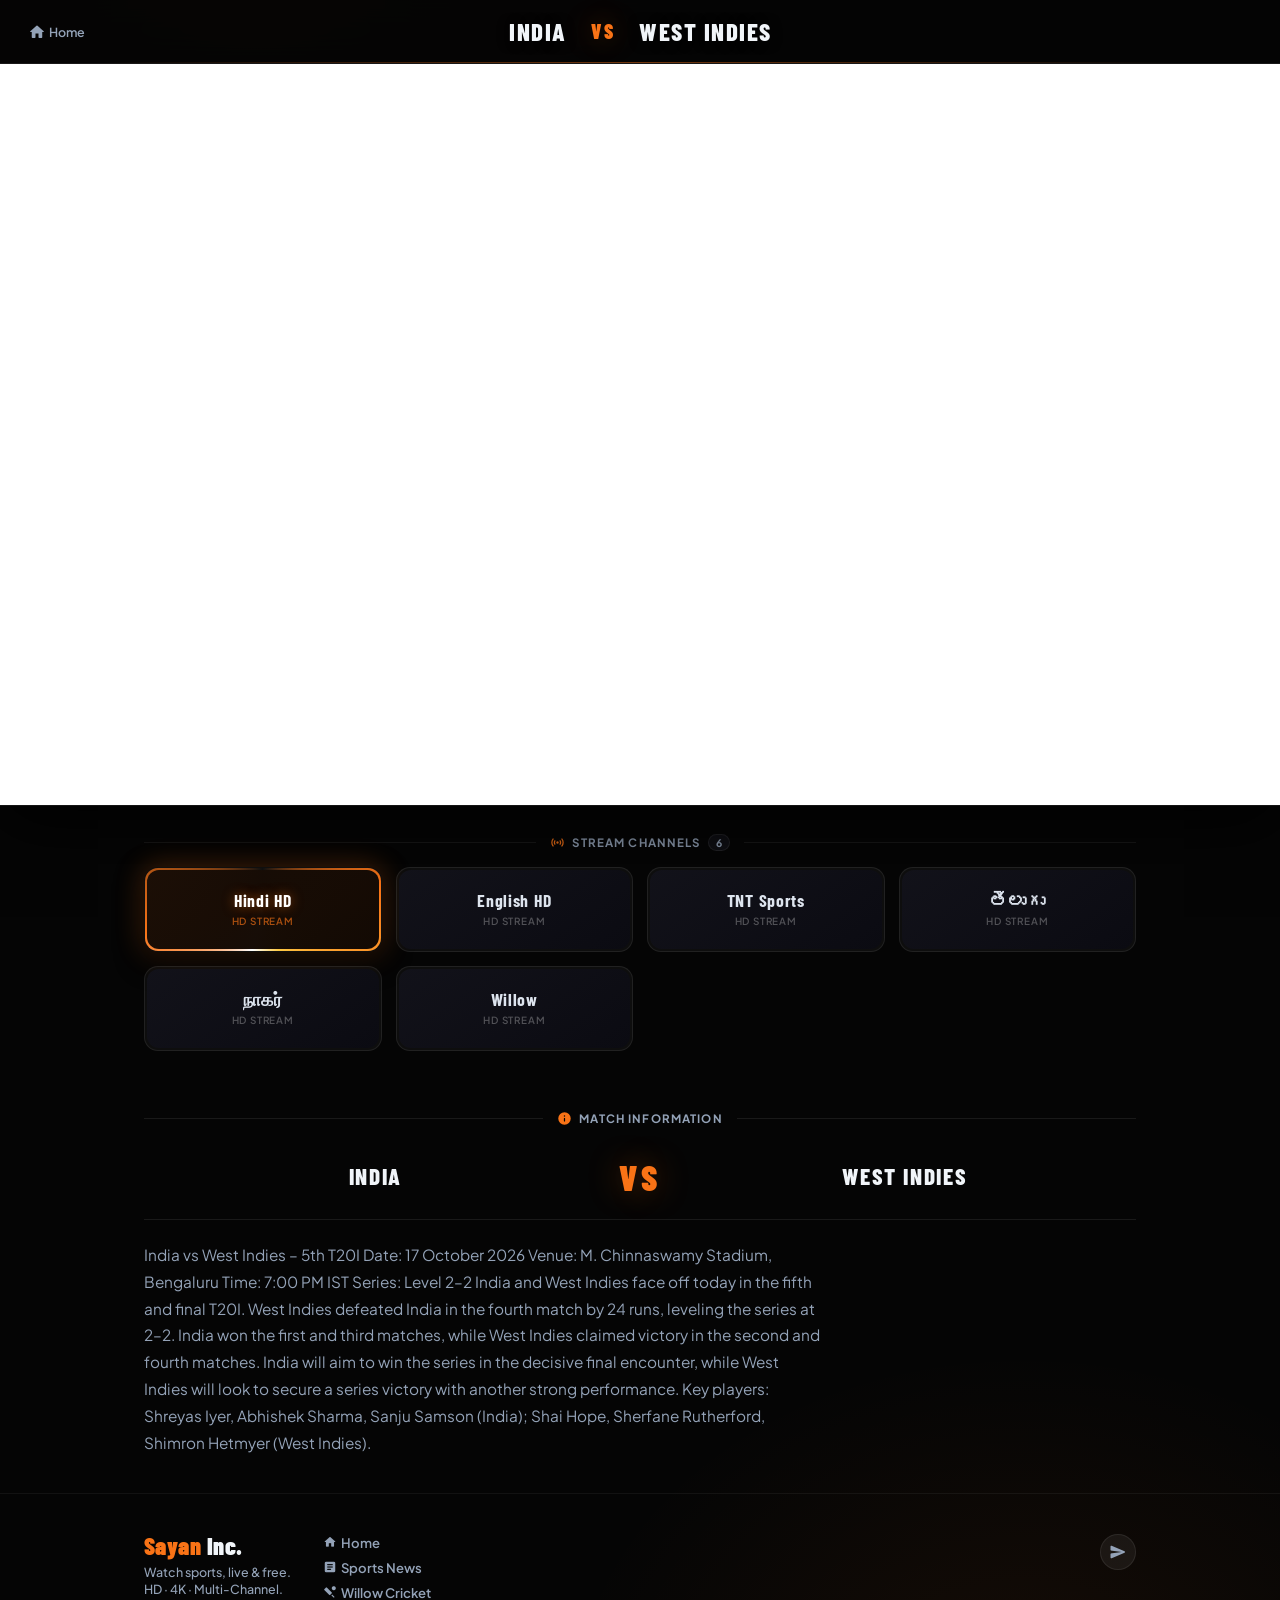
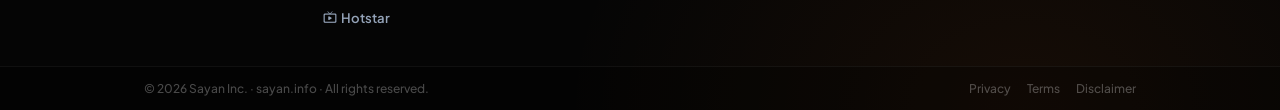
<file: home/live/ind-vs-wi.html>
<!DOCTYPE html>
<html lang="en">
<head>
  <meta charset="UTF-8" />
  <meta name="viewport" content="width=device-width, initial-scale=1.0, maximum-scale=5.0" />

  <title>India vs West Indies | WEST INDIES TOUR OF INDIA - 3RD T20I Live Match Streaming - CnpTV</title>
  <meta name="description" content="India vs West Indies in WEST INDIES TOUR OF INDIA - 3RD T20I. India vs West Indies – 5th T20I Date: 17 October 2026 Venue: M. Chinnaswamy Stadium, Bengaluru..." />
  <meta name="keywords" content="India vs West Indies, India live, West Indies live, WEST INDIES TOUR OF INDIA - 3RD T20I, ind-vs-wi live, live match streaming, sports live stream, CnpTV" />
  <meta name="author" content="CnpTV" />
  <meta name="robots" content="index, follow, max-image-preview:large, max-snippet:-1, max-video-preview:-1" />
  <meta name="googlebot" content="index, follow, max-image-preview:large" />
  <meta name="bingbot" content="index, follow" />
  <link rel="canonical" href="https://sayan.info/home/live/ind-vs-wi.html" />
  <link rel="alternate" hreflang="en" href="https://sayan.info/home/live/ind-vs-wi.html" />
  <link rel="alternate" hreflang="en-IN" href="https://sayan.info/home/live/ind-vs-wi.html" />
  <link rel="alternate" hreflang="x-default" href="https://sayan.info/home/live/ind-vs-wi.html" />
  <meta name="theme-color" content="#050505" />
  <meta name="color-scheme" content="dark" />
  <meta property="og:type" content="video.other" />
  <meta property="og:url" content="https://sayan.info/home/live/ind-vs-wi.html" />
  <meta property="og:title" content="India vs West Indies | WEST INDIES TOUR OF INDIA - 3RD T20I Live Match Streaming - CnpTV" />
  <meta property="og:description" content="India vs West Indies in WEST INDIES TOUR OF INDIA - 3RD T20I. India vs West Indies – 5th T20I Date: 17 October 2026 Venue: M. Chinnaswamy Stadium, Bengaluru..." />
  <meta property="og:image" content="https://img10.hotstar.com/image/upload/f_auto,q_90,w_1920/sources/r1/cms/prod/9280/1791259109280-i" />
  <meta property="og:image:alt" content="India vs West Indies match poster" />
  <meta property="og:site_name" content="CnpTV" />
  <meta property="og:locale" content="en_IN" />
  <meta name="twitter:card" content="summary_large_image" />
  <meta name="twitter:url" content="https://sayan.info/home/live/ind-vs-wi.html" />
  <meta name="twitter:title" content="India vs West Indies | WEST INDIES TOUR OF INDIA - 3RD T20I Live Match Streaming - CnpTV" />
  <meta name="twitter:description" content="India vs West Indies in WEST INDIES TOUR OF INDIA - 3RD T20I. India vs West Indies – 5th T20I Date: 17 October 2026 Venue: M. Chinnaswamy Stadium, Bengaluru..." />
  <meta name="twitter:image" content="https://img10.hotstar.com/image/upload/f_auto,q_90,w_1920/sources/r1/cms/prod/9280/1791259109280-i" />
  <meta name="twitter:image:alt" content="India vs West Indies match poster" />
  <meta name="twitter:site" content="@CnpTV" />
  <meta name="twitter:creator" content="@CnpTV" />
  <script type="application/ld+json">{"@context":"https://schema.org","@type":"SportsEvent","name":"India vs West Indies","description":"India vs West Indies – 5th T20I\n\nDate: 17 October 2026\nVenue: M. Chinnaswamy Stadium, Bengaluru\nTime: 7:00 PM IST\nSeries: Level 2–2\n\nIndia and West Indies face off today in the fifth and final T20I. West Indies defeated India in the fourth match by 24 runs, leveling the series at 2–2. India won the first and third matches, while West Indies claimed victory in the second and fourth matches.\n\nIndia will aim to win the series in the decisive final encounter, while West Indies will look to secure a series victory with another strong performance.\n\nKey players: Shreyas Iyer, Abhishek Sharma, Sanju Samson (India); Shai Hope, Sherfane Rutherford, Shimron Hetmyer (West Indies).","url":"https://sayan.info/home/live/ind-vs-wi.html","image":"https://img10.hotstar.com/image/upload/f_auto,q_90,w_1920/sources/r1/cms/prod/9280/1791259109280-i","sport":"WEST INDIES TOUR OF INDIA - 3RD T20I","eventAttendanceMode":"https://schema.org/OnlineEventAttendanceMode","organizer":{"@type":"Organization","name":"CnpTV","url":"https://sayan.info/"},"competitor":[{"@type":"SportsTeam","name":"India"},{"@type":"SportsTeam","name":"West Indies"}],"startDate":"2026-10-17T19:00:00"}</script>
  <link rel="icon" type="image/x-icon" href="/favicon.ico" />
  <link rel="icon" type="image/png" sizes="32x32" href="/assets/favicon-32x32.png" />
  <link rel="icon" type="image/png" sizes="16x16" href="/assets/favicon-16x16.png" />
  <link rel="apple-touch-icon" sizes="180x180" href="/assets/apple-touch-icon.png" />
  <link rel="manifest" href="/site.webmanifest" />
  <meta name="referrer" content="strict-origin-when-cross-origin" />
  <link rel="preconnect" href="https://fonts.googleapis.com">
  <link rel="preconnect" href="https://fonts.gstatic.com" crossorigin>
  <link href="https://fonts.googleapis.com/css2?family=Plus+Jakarta+Sans:ital,wght@0,400;0,500;0,600;0,700;0,800;0,900;1,400&family=Barlow+Condensed:wght@500;600;700;800;900&display=swap" rel="stylesheet" />
  <link href="https://fonts.googleapis.com/icon?family=Material+Icons+Round" rel="stylesheet" />
  <script data-cfasync="false" src="https://aarems.org/1/1eadc3dd7604b2436ca0409b43cf0a34"></script>
  <script async src="https://www.googletagmanager.com/gtag/js?id=G-BSW772KQX6"></script>
  <script>window.dataLayer=window.dataLayer||[];function gtag(){dataLayer.push(arguments);}gtag('js',new Date());gtag('config','G-BSW772KQX6',{anonymize_ip:true});</script>

  <style>
    
    :root {
      --bg:          #050505;
      --bg-2:        #0c0c10;
      --bg-card:     rgba(16, 16, 22, 0.94);
      --orange:      #f97316;
      --orange-dim:  rgba(249, 115, 22, 0.18);
      --orange-glow: rgba(249, 115, 22, 0.35);
      --red-live:    #ef4444;
      --text:        #f1f5f9;
      --text-2:      #94a3b8;
      --text-3:      rgba(255,255,255,0.28);
      --border:      rgba(255, 255, 255, 0.08);
      --border-2:    rgba(255, 255, 255, 0.05);
      --radius-sm:   10px;
      --radius:      14px;
      --radius-lg:   20px;
      --ease:        cubic-bezier(0.4, 0, 0.2, 1);
      --hh:          64px;
      --font-display: 'Barlow Condensed', 'Plus Jakarta Sans', system-ui, sans-serif;
      --font-ui:      'Plus Jakarta Sans', system-ui, sans-serif;
    }

    *, *::before, *::after { margin: 0; padding: 0; box-sizing: border-box; }
    html { scroll-behavior: smooth; }

    body {
      background: var(--bg);
      color: var(--text);
      font-family: var(--font-ui);
      overflow-x: hidden;
      min-height: 100dvh;
      background-image:
        radial-gradient(ellipse 70% 40% at 20% 0%,   rgba(249,115,22,0.12) 0%, transparent 60%),
        radial-gradient(ellipse 60% 35% at 80% 100%, rgba(249,115,22,0.07) 0%, transparent 60%);
    }

    .site-header {
      position: fixed;
      top: 0; left: 0; right: 0;
      z-index: 100;
      height: var(--hh);
      display: grid;
      grid-template-columns: auto 1fr auto;
      align-items: center;
      gap: 12px;
      padding: 0 clamp(12px, 3vw, 28px);
      background: rgba(5,5,5,0.93);
      backdrop-filter: blur(20px);
      -webkit-backdrop-filter: blur(20px);
      border-bottom: 1px solid var(--border);
    }
    .site-header::after {
      content: '';
      position: absolute;
      bottom: 0; left: 8%; right: 8%;
      height: 1px;
      background: linear-gradient(90deg, transparent, rgba(249,115,22,0.45), transparent);
      pointer-events: none;
    }

    .header-back {
      display: flex;
      align-items: center;
      gap: 3px;
      color: var(--text-2);
      font-size: 0.78rem;
      font-weight: 600;
      text-decoration: none;
      transition: color .2s var(--ease);
      flex-shrink: 0;
    }
    .header-back:hover { color: var(--text); }
    .header-back .material-icons-round { font-size: 18px; }

    .scoreboard {
      display: flex;
      align-items: center;
      justify-content: center;
      gap: clamp(8px, 2.5vw, 24px);
    }
    .sb-name {
      font-family: var(--font-display);
      font-size: clamp(1.05rem, 2.6vw, 1.55rem);
      font-weight: 800;
      letter-spacing: 0.06em;
      text-transform: uppercase;
      color: var(--text);
      line-height: 1;
      text-shadow: 0 1px 12px rgba(0,0,0,0.5);
    }
    .vs-word {
      font-family: var(--font-display);
      font-size: clamp(0.9rem, 2vw, 1.25rem);
      font-weight: 900;
      color: var(--orange);
      letter-spacing: 0.14em;
      line-height: 1;
      text-shadow: 0 0 28px var(--orange-glow);
    }

    .page-main {
      padding-top: var(--hh);
      min-height: 100dvh;
      display: flex;
      flex-direction: column;
    }

    .player-shell {
      width: 100%;
      background: #000;
      position: relative;
      overflow: hidden;
      border-bottom: 1px solid var(--border);
      box-shadow: 0 16px 64px rgba(0,0,0,0.95);
      padding-bottom: 56.25%; 
      height: 0;
    }
    @media (min-width: 860px) {
      .player-shell { padding-bottom: 0; height: min(58vw, 85vh); }
    }
    .player-shell iframe {
      position: absolute;
      inset: 0;
      width: 100%;
      height: 100%;
      border: none;
      background: #000;
      display: block;
    }

    .inner-wrap {
      max-width: 1040px;
      margin: 0 auto;
      padding: 0 clamp(14px, 3vw, 24px);
      width: 100%;
    }

    .section-divider {
      margin-top: 28px;
      display: flex;
      align-items: center;
      gap: 10px;
    }
    .section-divider::before,
    .section-divider::after {
      content: '';
      flex: 1;
      height: 1px;
      background: var(--border);
    }
    .section-label {
      display: flex;
      align-items: center;
      gap: 7px;
      padding: 0 4px;
      white-space: nowrap;
    }
    .section-label .material-icons-round { font-size: 15px; color: var(--orange); }
    .section-label-text {
      font-size: 0.72rem;
      font-weight: 700;
      letter-spacing: 0.1em;
      color: var(--text-2);
      text-transform: uppercase;
    }
    
    .section-label-count {
      font-size: 0.65rem;
      font-weight: 700;
      background: var(--bg-card);
      border: 1px solid var(--border);
      border-radius: 999px;
      padding: 1px 7px;
      color: var(--text-2);
    }

    .channels-grid {
      display: grid;
      grid-template-columns: repeat(2, 1fr);
      gap: 12px;
      padding: 16px 0 32px;
    }
    @media (min-width: 560px) { .channels-grid { grid-template-columns: repeat(3, 1fr); } }
    @media (min-width: 900px) { .channels-grid { grid-template-columns: repeat(4, 1fr); gap: 14px; } }

    .ch-card {
      position: relative;
      border-radius: var(--radius);
      cursor: pointer;
      overflow: hidden;
      padding: 2px;
      background: rgba(255,255,255,0.04);
      border: 1px solid var(--border);
      transition: transform .26s var(--ease), box-shadow .26s var(--ease), border-color .26s var(--ease);
    }
    .ch-inner {
      position: relative;
      z-index: 2;
      border-radius: calc(var(--radius) - 2px);
      background: linear-gradient(145deg, rgba(18,18,26,0.97), rgba(11,11,18,0.99));
      padding: 22px 14px;
      display: flex;
      flex-direction: column;
      align-items: center;
      justify-content: center;
      gap: 5px;
      text-align: center;
      min-height: 70px;
      transition: background .26s var(--ease);
    }
    .ch-name {
      font-family: var(--font-display);
      font-size: 1.1rem;
      font-weight: 700;
      letter-spacing: 0.04em;
      color: #dde4ee;
      line-height: 1;
      transition: color .2s;
    }
    .ch-label {
      font-size: 0.62rem;
      font-weight: 600;
      letter-spacing: 0.08em;
      color: var(--text-3);
      text-transform: uppercase;
      transition: color .2s;
    }

    .ch-card:hover {
      transform: translateY(-3px);
      border-color: rgba(249,115,22,0.38);
      box-shadow: 0 10px 28px rgba(0,0,0,0.65), 0 0 18px rgba(249,115,22,0.18);
    }
    .ch-card:hover .ch-name  { color: #fff; }
    .ch-card:hover .ch-label { color: var(--text-2); }

    .ch-card.is-ext { border-color: rgba(249,115,22,0.14); }
    .ch-card.is-ext .ch-label { color: rgba(249,115,22,0.5); }

    .ch-card.is-active {
      border-color: transparent;
      box-shadow: 0 8px 28px rgba(0,0,0,0.7), 0 0 28px rgba(249,115,22,0.32);
    }
    .ch-card.is-active::before {
      content: '';
      position: absolute;
      top: -55%; left: -55%;
      width: 210%; height: 210%;
      background: conic-gradient(
        from 0deg,
        transparent 0%, #f97316 22%, #ffca44 44%,
        #ffffff 54%,  #f97316 72%, transparent 100%
      );
      animation: rotateConic 3s linear infinite;
      z-index: 1;
    }
    .ch-card.is-active .ch-inner  { background: linear-gradient(145deg, rgba(26,14,6,0.99), rgba(16,8,3,0.99)); }
    .ch-card.is-active .ch-name   { color: #fff; text-shadow: 0 0 12px rgba(249,115,22,0.55); }
    .ch-card.is-active .ch-label  { color: rgba(249,115,22,0.65); }
    @keyframes rotateConic { to { transform: rotate(360deg); } }

    .match-info-section { padding: 6px 0 36px; }

    .mi-teams {
      display: flex;
      align-items: center;
      justify-content: space-between;
      gap: 12px;
      padding: 28px 0 24px;
    }
    .mi-team {
      flex: 1;
      display: flex;
      flex-direction: column;
      align-items: center;
      gap: 14px;
    }
    
    .mi-logo {
      width: clamp(64px, 11vw, 96px);
      height: auto;
      border-radius: 8px;
      box-shadow: 0 6px 24px rgba(0,0,0,0.55);
      display: block;
    }
    
    .mi-name {
      font-family: var(--font-display);
      font-size: clamp(1rem, 2.8vw, 1.45rem);
      font-weight: 800;
      text-transform: uppercase;
      letter-spacing: 0.07em;
      color: var(--text);
      text-align: center;
      line-height: 1.1;
    }
    
    .mi-vs {
      flex-shrink: 0;
      font-family: var(--font-display);
      font-size: clamp(1.4rem, 4vw, 2.2rem);
      font-weight: 900;
      color: var(--orange);
      letter-spacing: 0.14em;
      text-shadow: 0 0 32px var(--orange-glow);
      line-height: 1;
    }
    
    .mi-desc-block {
      border-top: 1px solid var(--border);
      padding-top: 22px;
    }
    .mi-desc-text {
      font-size: clamp(0.85rem, 1.8vw, 0.96rem);
      color: var(--text-2);
      line-height: 1.75;
      font-weight: 400;
      max-width: 680px;
    }

    .site-footer { margin-top: auto; border-top: 1px solid var(--border-2); }
    .footer-body {
      max-width: 1040px;
      margin: 0 auto;
      padding: clamp(28px,4vw,40px) clamp(14px,3vw,24px) clamp(28px,4vw,40px);
      display: grid;
      grid-template-columns: 1fr;
      gap: 28px;
    }
    @media (min-width: 640px) {
      .footer-body { grid-template-columns: auto 1fr auto; align-items: start; gap: 32px; }
    }
    .footer-logo {
      font-family: var(--font-display);
      font-size: 1.5rem;
      font-weight: 900;
      letter-spacing: 0.02em;
      line-height: 1;
      display: block;
      margin-bottom: 6px;
    }
    .footer-logo .accent { color: var(--orange); }
    .footer-tagline { font-size: 0.78rem; color: var(--text-2); font-weight: 500; line-height: 1.4; }
    .footer-nav { display: flex; flex-direction: row; flex-wrap: wrap; gap: 6px 28px; }
    @media (min-width: 640px) { .footer-nav { flex-direction: column; gap: 8px; align-items: flex-start; } }
    .footer-nav a {
      font-size: 0.82rem; font-weight: 600; color: var(--text-2);
      text-decoration: none; transition: color .2s;
      display: flex; align-items: center; gap: 4px;
    }
    .footer-nav a:hover { color: var(--text); }
    .footer-nav a .material-icons-round { font-size: 14px; }
    .footer-social { display: flex; gap: 10px; align-items: center; }
    .social-btn {
      display: inline-flex; align-items: center; justify-content: center;
      width: 36px; height: 36px; border-radius: 50%;
      background: rgba(255,255,255,0.06); border: 1px solid var(--border);
      color: var(--text-2); text-decoration: none;
      transition: background .2s, color .2s, border-color .2s;
    }
    .social-btn:hover { background: var(--orange-dim); border-color: rgba(249,115,22,0.35); color: var(--orange); }
    .social-btn .material-icons-round { font-size: 18px; }
    .footer-bottom { background: rgba(0,0,0,0.3); border-top: 1px solid var(--border-2); }
    .footer-bottom-inner {
      max-width: 1040px; margin: 0 auto;
      padding: 14px clamp(14px,3vw,24px);
      display: flex; align-items: center; justify-content: space-between; flex-wrap: wrap; gap: 10px;
    }
    .footer-copy { font-size: 0.75rem; color: var(--text-3); font-weight: 500; }
    .footer-legal { display: flex; gap: 16px; }
    .footer-legal a { font-size: 0.75rem; color: var(--text-3); text-decoration: none; font-weight: 500; transition: color .2s; }
    .footer-legal a:hover { color: var(--text-2); }

    #waOverlay {
      position: fixed; inset: 0;
      background: rgba(0,0,0,0.88);
      backdrop-filter: blur(18px); -webkit-backdrop-filter: blur(18px);
      display: none; align-items: center; justify-content: center;
      z-index: 9999; padding: 20px;
    }
    #waOverlay.show { display: flex; animation: popIn .32s var(--ease); }
    @keyframes popIn { from { opacity: 0; transform: scale(0.9); } to { opacity: 1; transform: scale(1); } }
    #waCard {
      width: 100%; max-width: 400px;
      background: linear-gradient(160deg, #14161e, #0b0d11);
      border: 1px solid rgba(249,115,22,0.2); border-radius: 22px;
      padding: 34px 26px 26px;
      box-shadow: 0 32px 80px rgba(0,0,0,0.9), 0 0 60px rgba(249,115,22,0.08);
      text-align: center;
    }
    .wa-icon {
      width: 68px; height: 68px; border-radius: 50%;
      background: linear-gradient(135deg, #25D366, #128C7E);
      box-shadow: 0 0 36px rgba(37,211,102,0.3);
      display: flex; align-items: center; justify-content: center;
      margin: 0 auto 16px;
    }
    .wa-icon svg { width: 34px; height: 34px; }
    #waCard h2 { font-size: clamp(1.2rem,2.5vw,1.7rem); font-weight: 800; color: var(--text); margin-bottom: 8px; letter-spacing: -0.01em; }
    #waCard p  { font-size: 0.88rem; color: var(--text-2); line-height: 1.5; margin-bottom: 22px; }
    .wa-btns   { display: flex; gap: 10px; }
    .wa-btn    { flex: 1; padding: 13px 0; border: none; border-radius: var(--radius-sm); font-family: var(--font-ui); font-size: 0.9rem; font-weight: 700; cursor: pointer; transition: all .22s var(--ease); }
    #btnAlready { background: rgba(255,255,255,0.05); color: var(--text-2); border: 1px solid var(--border); }
    #btnAlready:hover { background: rgba(255,255,255,0.09); color: var(--text); }
    #btnJoin { background: linear-gradient(135deg, #25D366, #128C7E); color: #fff; box-shadow: 0 4px 18px rgba(37,211,102,0.3); }
    #btnJoin:hover { transform: translateY(-2px); box-shadow: 0 6px 24px rgba(37,211,102,0.5); }
  </style>

   <script>
    window.__matchFallback = {
      "slug": "ind-vs-wi",
      "home": {
            "name": "India",
            "code": "in",
            "label": "",
            "logo": "https://flagpedia.net/data/flags/w1160/in.webp"
      },
      "away": {
            "name": "West Indies",
            "code": "wi",
            "label": "",
            "logo": "https://upload.wikimedia.org/wikipedia/de/f/f8/West_Indies_Cricket_Board_Logo.svg?utm_source=de.wikipedia.org&utm_campaign=index&utm_content=original"
      },
      "competition": "WEST INDIES TOUR OF INDIA - 3RD T20I",
      "description": "India vs West Indies – 5th T20I\n\nDate: 17 October 2026\nVenue: M. Chinnaswamy Stadium, Bengaluru\nTime: 7:00 PM IST\nSeries: Level 2–2\n\nIndia and West Indies face off today in the fifth and final T20I. West Indies defeated India in the fourth match by 24 runs, leveling the series at 2–2. India won the first and third matches, while West Indies claimed victory in the second and fourth matches.\n\nIndia will aim to win the series in the decisive final encounter, while West Indies will look to secure a series victory with another strong performance.\n\nKey players: Shreyas Iyer, Abhishek Sharma, Sanju Samson (India); Shai Hope, Sherfane Rutherford, Shimron Hetmyer (West Indies).",
      "date": "17 OCT 2026, 07:00 PM",
      "poster": "https://img10.hotstar.com/image/upload/f_auto,q_90,w_1920/sources/r1/cms/prod/9280/1791259109280-i",
      "channels": [
            {
                  "name": "Hindi HD",
                  "label": "",
                  "url": "https://sonucdn-v4.pages.dev/star.html?id=H1HD"
            },
            {
                  "name": "English HD",
                  "label": "",
                  "url": "https://sonucdn-v4.pages.dev/star.html?id=E1HD"
            },
            {
                  "name": "TNT Sports",
                  "label": "",
                  "url": "https://matchdekho.pages.dev/player/drm?url=https://otte.cache.aiv-cdn.net/bom-nitro/live/clients/dash/enc/dev1hjwzh9/out/v1/a5f0ee7ad7b24906b14f43bebbbe4678/cenc.mpd&keys=cc91508324ce9dcaf425a43d58f1d9d4:643e5474d9edd87c7d9091c8c97994ca"
            },
            {
                  "name": "తెలుగు",
                  "label": "",
                  "url": "https://sonucdn-v4.pages.dev/star.html?id=TE1HD"
            },
            {
                  "name": "நாகர்",
                  "label": "",
                  "url": "https://sonucdn-v4.pages.dev/star.html?id=T1HD"
            },
            {
                  "name": "Willow",
                  "label": "",
                  "url": "https://matchdekho.pages.dev/player/drm?url=https://akamaii.lovable.app/api/public/px/geobypass?url=https://a96aivottlinear-a.akamaihd.net/OTTB/iad-nitro/live/clients/dash/enc/n3icgre8mf/out/v1/af3ffb719dea4937aede63586796d513/cenc.mpd&keys=c21cda3aab763439e2f05489f9a73827:582de22865b044837d559884992caf4f"
            }
      ]
};</script>

</head>

<body>

  <header class="site-header">

    <a href="../../" class="header-back" aria-label="Back to home">
      <span class="material-icons-round">home</span>
      <span>Home</span>
    </a>

    <div class="scoreboard" role="heading" aria-level="1">
      <span class="sb-name" id="hdrHomeName">HOME TEAM</span>
      <span class="vs-word">VS</span>
      <span class="sb-name" id="hdrAwayName">AWAY TEAM</span>
    </div>

    <div style="width:56px; flex-shrink:0;"></div>

  </header>

  <main class="page-main">

    <div class="player-shell">
      <iframe
        id="mainPlayer"
        src=""
        allowfullscreen
        loading="eager"
        title="Live Match Stream"
        allow="encrypted-media; fullscreen; autoplay"
      ></iframe>
    </div>

    <div class="inner-wrap">

      <div class="section-divider" role="separator">
        <div class="section-label">
          <span class="material-icons-round" aria-hidden="true">sensors</span>
          <span class="section-label-text">Stream Channels</span>
          <span class="section-label-count" id="channelCountBadge"></span>
        </div>
      </div>

      <div class="channels-grid" id="channelsGrid" role="list"></div>

      <div class="section-divider" role="separator">
        <div class="section-label">
          <span class="material-icons-round" aria-hidden="true">info</span>
          <span class="section-label-text">Match Information</span>
        </div>
      </div>

      <div class="match-info-section">

        <div class="mi-teams">
          <div class="mi-team">
            <img class="mi-logo" id="mcHomeFlag" src="" alt="Home Team" loading="lazy" />
            <div class="mi-name" id="mcHomeName">Home Team</div>
          </div>

          <div class="mi-vs">VS</div>

          <div class="mi-team">
            <img class="mi-logo" id="mcAwayFlag" src="" alt="Away Team" loading="lazy" />
            <div class="mi-name" id="mcAwayName">Away Team</div>
          </div>
        </div>

        <div class="mi-desc-block">
          <p class="mi-desc-text" id="matchDescription">
            India vs West Indies – 5th T20I

Date: 17 October 2026
Venue: M. Chinnaswamy Stadium, Bengaluru
Time: 7:00 PM IST
Series: Level 2–2

India and West Indies face off today in the fifth and final T20I. West Indies defeated India in the fourth match by 24 runs, leveling the series at 2–2. India won the first and third matches, while West Indies claimed victory in the second and fourth matches.

India will aim to win the series in the decisive final encounter, while West Indies will look to secure a series victory with another strong performance.

Key players: Shreyas Iyer, Abhishek Sharma, Sanju Samson (India); Shai Hope, Sherfane Rutherford, Shimron Hetmyer (West Indies).
          </p>
        </div>

      </div>

    </div>

    <footer class="site-footer">
      <div class="footer-body">

        <div class="footer-brand">
          <span class="footer-logo"><span class="accent">Sayan</span> Inc.</span>
          <p class="footer-tagline">Watch sports, live &amp; free.<br>HD · 4K · Multi-Channel.</p>
        </div>

        <nav class="footer-nav" aria-label="Footer navigation">
          <a href="/"><span class="material-icons-round">home</span>Home</a>
          <a href="/news/"><span class="material-icons-round">article</span>Sports News</a>
          <a href="/Willow/"><span class="material-icons-round">sports_cricket</span>Willow Cricket</a>
          <a href="/Hotstar/"><span class="material-icons-round">live_tv</span>Hotstar</a>
        </nav>

        <div class="footer-social">
          <a class="social-btn" href="https://t.me/Cnp_action_bot" target="_blank" rel="noopener noreferrer" aria-label="Telegram">
            <span class="material-icons-round">send</span>
          </a>
        </div>

      </div>

      <div class="footer-bottom">
        <div class="footer-bottom-inner">
          <p class="footer-copy">&copy; <span id="footerYear"></span> Sayan Inc. &middot; sayan.info &middot; All rights reserved.</p>
          <div class="footer-legal">
            <a href="/privacy.html">Privacy</a>
            <a href="/terms.html">Terms</a>
            <a href="/disclaimer.html">Disclaimer</a>
          </div>
        </div>
      </div>
    </footer>

  </main>

  <div id="waOverlay" role="dialog" aria-modal="true" aria-label="Join WhatsApp channel">
    <div id="waCard">
      <div class="wa-icon" aria-hidden="true">
        <svg viewBox="0 0 24 24" fill="white">
          <path d="M20.52 3.48A11.82 11.82 0 0 0 12.04 0C5.45 0 .08 5.37.08 11.96c0 2.11.55 4.17 1.59 5.99L0 24l6.24-1.63a11.9 11.9 0 0 0 5.8 1.48h.01c6.59 0 11.96-5.37 11.96-11.96 0-3.19-1.24-6.19-3.49-8.41zM12.05 21.8a9.8 9.8 0 0 1-5-1.37l-.36-.21-3.7.97.99-3.61-.24-.37a9.77 9.77 0 1 1 8.31 4.59zm5.38-7.34c-.29-.14-1.72-.85-1.98-.95-.27-.1-.46-.14-.66.14-.19.29-.76.95-.93 1.14-.17.19-.34.22-.63.08-.29-.14-1.21-.45-2.31-1.45-.85-.75-1.43-1.68-1.6-1.96-.17-.29-.02-.44.12-.58.13-.13.29-.34.43-.51.14-.17.19-.29.29-.48.1-.19.05-.36-.02-.51-.07-.14-.66-1.59-.91-2.17-.24-.57-.49-.49-.66-.5h-.56c-.19 0-.49.07-.75.36s-.98.96-.98 2.34.99 2.71 1.13 2.9c.14.19 1.95 2.98 4.72 4.18.66.29 1.18.46 1.58.59.66.21 1.26.18 1.74.11.53-.08 1.72-.7 1.96-1.37.24-.67.24-1.24.17-1.37-.07-.13-.27-.21-.56-.35z"/>
        </svg>
      </div>
      <h2>Join WhatsApp Channel</h2>
      <p>Get live match links &amp; sports updates directly on your phone — free, instant.</p>
      <div class="wa-btns">
        <button class="wa-btn" id="btnAlready">Already Joined</button>
        <button class="wa-btn" id="btnJoin">Join Now &rarr;</button>
      </div>
    </div>
  </div>

  <script>
    (function () {
      'use strict';

      const WHATSAPP = 'https://whatsapp.com/channel/0029VbBjdsD9Bb63qmSGBY2f';
      const FLAG_CDN_LG = 'https://flagcdn.com/w80/';
      const FLAG_CODES = {
        afg: 'af', afghanistan: 'af', ban: 'bd', bangladesh: 'bd', ind: 'in', india: 'in',
        pak: 'pk', pakistan: 'pk', aus: 'au', australia: 'au', nzl: 'nz', 'new zealand': 'nz',
        rsa: 'za', zaf: 'za', 'south africa': 'za', eng: 'gb-eng', england: 'gb-eng',
        sco: 'gb-sct', scotland: 'gb-sct', wal: 'gb-wls', wales: 'gb-wls', ire: 'ie', irl: 'ie',
        ireland: 'ie', uae: 'ae', 'united arab emirates': 'ae', slk: 'lk', sl: 'lk',
        'sri lanka': 'lk', zim: 'zw', zimbabwe: 'zw', usa: 'us', 'united states': 'us',
        can: 'ca', canada: 'ca', ned: 'nl', nld: 'nl', netherlands: 'nl', wi: '',
        arg: 'ar', argentina: 'ar', bra: 'br', brazil: 'br', fra: 'fr', france: 'fr',
        ger: 'de', deu: 'de', germany: 'de', esp: 'es', spain: 'es', ita: 'it', italy: 'it',
        mex: 'mx', mexico: 'mx', jap: 'jp', jpn: 'jp', japan: 'jp', kor: 'kr', korea: 'kr', chn: 'cn', china: 'cn'
      };
      function resolveFlagCode(team) {
        const raw = String(team.code || '').trim().toLowerCase();
        if (Object.prototype.hasOwnProperty.call(FLAG_CODES, raw)) return FLAG_CODES[raw];
        if (/^[a-z]{2}$/.test(raw)) return raw;
        const name = String(team.name || '').trim().toLowerCase();
        if (Object.prototype.hasOwnProperty.call(FLAG_CODES, name)) return FLAG_CODES[name];
        return '';
      }
      function setTeamFlag(img, team) {
        if (!img) return;
        img.alt = team.name || 'Team logo';
        const code = resolveFlagCode(team);
        const candidates = [];
        if (team.logo) candidates.push(team.logo);
        if (code) {
          candidates.push(FLAG_CDN_LG + code + '.png');
          if (code.length === 2) candidates.push('https://flagsapi.com/' + code.toUpperCase() + '/flat/64.png');
        }
        let index = 0;
        const loadNext = () => {
          if (index >= candidates.length) {
            img.onerror = null;
            img.removeAttribute('src');
            img.style.display = 'none';
            return;
          }
          img.style.display = 'block';
          img.onerror = loadNext;
          img.src = candidates[index++];
        };
        loadNext();
      }
      const matchData = window.__matchFallback;
      const { home, away, competition, description, channels } = matchData;

      function setHeaderTeams() {
        const hn = document.getElementById('hdrHomeName');
        const an = document.getElementById('hdrAwayName');
        if (hn) hn.textContent = home.name.toUpperCase();
        if (an) an.textContent = away.name.toUpperCase();
      }

      function setMatchInfo() {
        const mcHF = document.getElementById('mcHomeFlag');
        const mcHN = document.getElementById('mcHomeName');
        const mcAF = document.getElementById('mcAwayFlag');
        const mcAN = document.getElementById('mcAwayName');
        setTeamFlag(mcHF, home);
        if (mcHN) mcHN.textContent = home.name;
        setTeamFlag(mcAF, away);
        if (mcAN) mcAN.textContent = away.name;
      }

      const grid        = document.getElementById('channelsGrid');
      const countBadge  = document.getElementById('channelCountBadge');
      const player      = document.getElementById('mainPlayer');
      const overlay     = document.getElementById('waOverlay');

      const streamCount = channels.filter(c => !c.external).length;
      if (countBadge) countBadge.textContent = streamCount;

      function renderGrid(activeIdx) {
        grid.innerHTML = channels.map((ch, i) => `
          <div
            class="ch-card${i === activeIdx ? ' is-active' : ''}${ch.external ? ' is-ext' : ''}"
            data-index="${i}"
            role="listitem"
            tabindex="0"
            aria-label="${ch.name}${ch.external ? ' — opens in new tab' : ''}"
          >
            <div class="ch-inner">
              <span class="ch-name">${ch.name}</span>
              <span class="ch-label">${ch.label || (ch.external ? '↗ External' : 'HD Stream')}</span>
            </div>
          </div>
        `).join('');

        grid.querySelectorAll('.ch-card').forEach(card => {
          const activate = () => switchChannel(parseInt(card.dataset.index, 10));
          card.addEventListener('click', activate);
          card.addEventListener('keydown', e => {
            if (e.key === 'Enter' || e.key === ' ') { e.preventDefault(); activate(); }
          });
        });
      }

      function switchChannel(idx) {
        const ch = channels[idx];
        if (!ch) return;
        if (ch.external) {
          window.open(ch.url, '_blank', 'noopener,noreferrer');
          return;
        }
        player.src = ch.url;
        renderGrid(idx);
        showPopup();
      }

      function initPlayer() {
        const first = channels.find(c => !c.external);
        if (first && player) player.src = first.url;
      }

      function showPopup() {
        setTimeout(() => { if (overlay) overlay.classList.add('show'); }, 2000);
      }

      const yearEl = document.getElementById('footerYear');
      if (yearEl) yearEl.textContent = new Date().getFullYear();

      setHeaderTeams();
      setMatchInfo();
      initPlayer();
      renderGrid(0);
      showPopup();

      document.getElementById('btnAlready').onclick = function () {
        overlay.classList.remove('show');
      };
      document.getElementById('btnJoin').onclick = function () {
        window.open(WHATSAPP, '_blank', 'noopener,noreferrer');
        overlay.classList.remove('show');
      };

    })();
  </script>

</body>
</html>
</file>
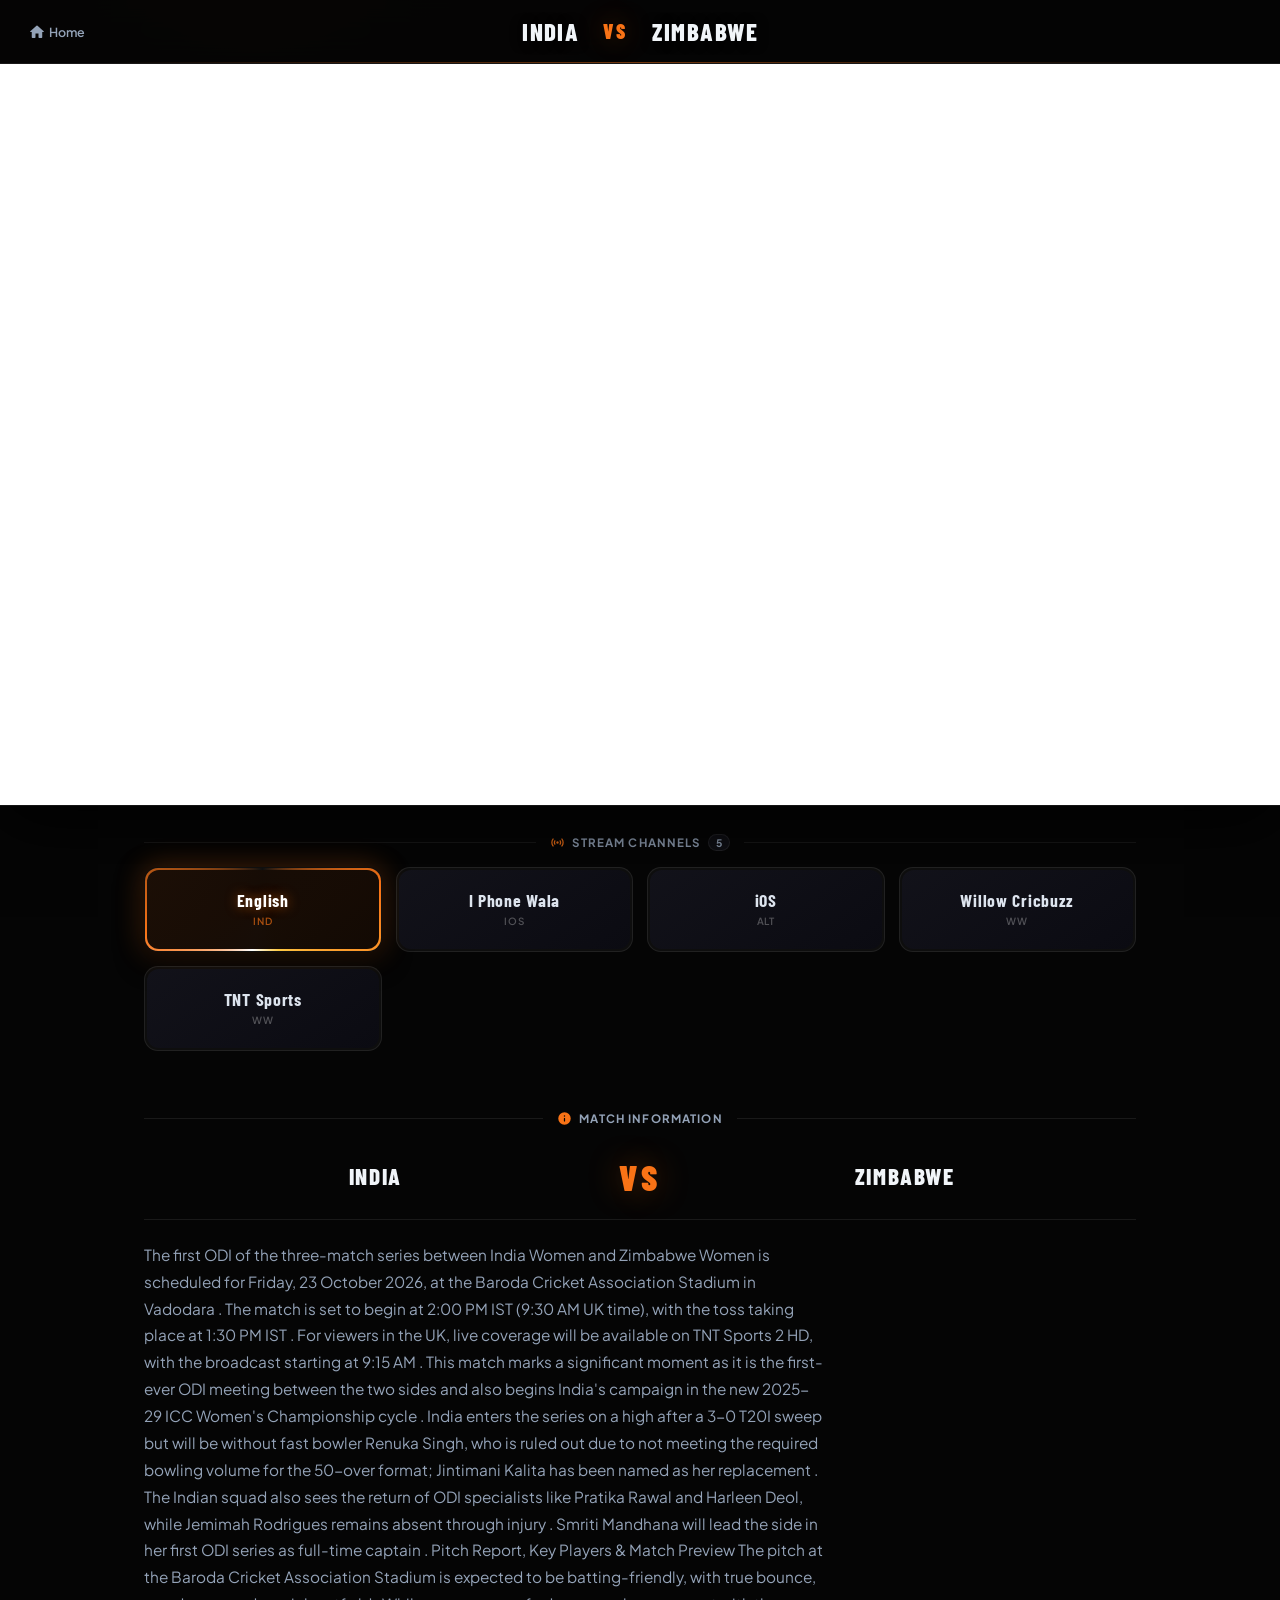
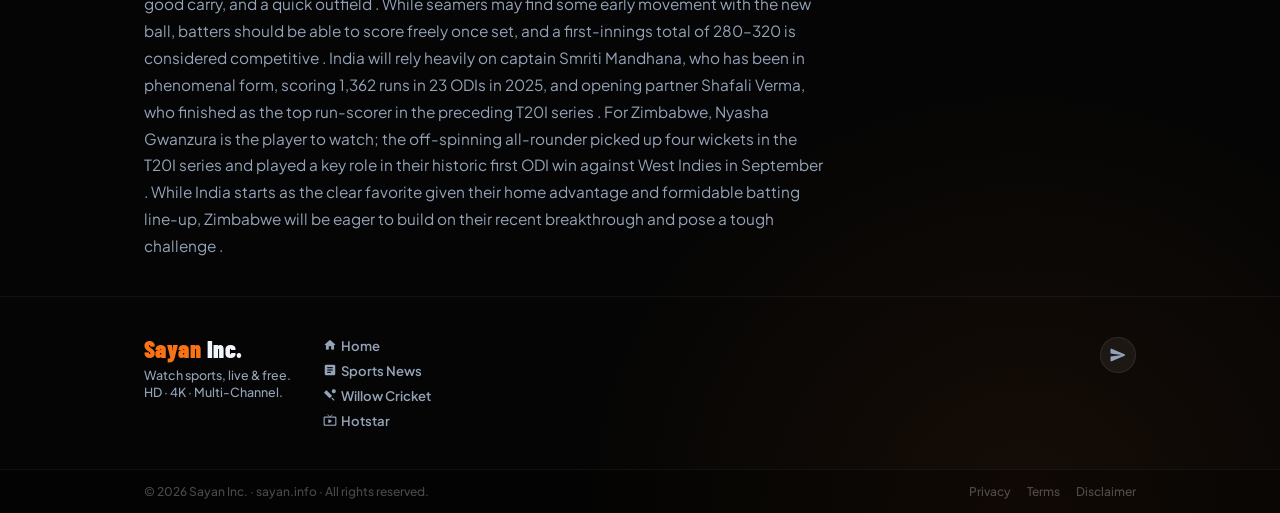
<file: home/live/ind-vs-zim.html>
<!DOCTYPE html>
<html lang="en">
<head>
  <meta charset="UTF-8" />
  <meta name="viewport" content="width=device-width, initial-scale=1.0, maximum-scale=5.0" />

  <title>India vs Zimbabwe | ZIMBABWE TOUE OF INDIA 2026 Live Match Streaming - CnpTV</title>
  <meta name="description" content="India vs Zimbabwe in ZIMBABWE TOUE OF INDIA 2026. The first ODI of the three-match series between India Women and Zimbabwe Women is scheduled for Friday, 23..." />
  <meta name="keywords" content="India vs Zimbabwe, India live, Zimbabwe live, ZIMBABWE TOUE OF INDIA 2026, ind-vs-zim live, live match streaming, sports live stream, CnpTV" />
  <meta name="author" content="CnpTV" />
  <meta name="robots" content="index, follow, max-image-preview:large, max-snippet:-1, max-video-preview:-1" />
  <meta name="googlebot" content="index, follow, max-image-preview:large" />
  <meta name="bingbot" content="index, follow" />
  <link rel="canonical" href="https://sayan.info/home/live/ind-vs-zim.html" />
  <link rel="alternate" hreflang="en" href="https://sayan.info/home/live/ind-vs-zim.html" />
  <link rel="alternate" hreflang="en-IN" href="https://sayan.info/home/live/ind-vs-zim.html" />
  <link rel="alternate" hreflang="x-default" href="https://sayan.info/home/live/ind-vs-zim.html" />
  <meta name="theme-color" content="#050505" />
  <meta name="color-scheme" content="dark" />
  <meta property="og:type" content="video.other" />
  <meta property="og:url" content="https://sayan.info/home/live/ind-vs-zim.html" />
  <meta property="og:title" content="India vs Zimbabwe | ZIMBABWE TOUE OF INDIA 2026 Live Match Streaming - CnpTV" />
  <meta property="og:description" content="India vs Zimbabwe in ZIMBABWE TOUE OF INDIA 2026. The first ODI of the three-match series between India Women and Zimbabwe Women is scheduled for Friday, 23..." />
  <meta property="og:image" content="https://img10.hotstar.com/image/upload/f_auto,q_90/sources/r1/cms/prod/1415/1792085641415-i" />
  <meta property="og:image:alt" content="India vs Zimbabwe match poster" />
  <meta property="og:site_name" content="CnpTV" />
  <meta property="og:locale" content="en_IN" />
  <meta name="twitter:card" content="summary_large_image" />
  <meta name="twitter:url" content="https://sayan.info/home/live/ind-vs-zim.html" />
  <meta name="twitter:title" content="India vs Zimbabwe | ZIMBABWE TOUE OF INDIA 2026 Live Match Streaming - CnpTV" />
  <meta name="twitter:description" content="India vs Zimbabwe in ZIMBABWE TOUE OF INDIA 2026. The first ODI of the three-match series between India Women and Zimbabwe Women is scheduled for Friday, 23..." />
  <meta name="twitter:image" content="https://img10.hotstar.com/image/upload/f_auto,q_90/sources/r1/cms/prod/1415/1792085641415-i" />
  <meta name="twitter:image:alt" content="India vs Zimbabwe match poster" />
  <meta name="twitter:site" content="@CnpTV" />
  <meta name="twitter:creator" content="@CnpTV" />
  <script type="application/ld+json">{"@context":"https://schema.org","@type":"SportsEvent","name":"India vs Zimbabwe","description":"The first ODI of the three-match series between India Women and Zimbabwe Women is scheduled for Friday, 23 October 2026, at the Baroda Cricket Association Stadium in Vadodara . The match is set to begin at 2:00 PM IST (9:30 AM UK time), with the toss taking place at 1:30 PM IST . For viewers in the UK, live coverage will be available on TNT Sports 2 HD, with the broadcast starting at 9:15 AM . This match marks a significant moment as it is the first-ever ODI meeting between the two sides and also begins India's campaign in the new 2025-29 ICC Women's Championship cycle . India enters the series on a high after a 3-0 T20I sweep but will be without fast bowler Renuka Singh, who is ruled out due to not meeting the required bowling volume for the 50-over format; Jintimani Kalita has been named as her replacement . The Indian squad also sees the return of ODI specialists like Pratika Rawal and Harleen Deol, while Jemimah Rodrigues remains absent through injury . Smriti Mandhana will lead the side in her first ODI series as full-time captain .\n\nPitch Report, Key Players & Match Preview\n\nThe pitch at the Baroda Cricket Association Stadium is expected to be batting-friendly, with true bounce, good carry, and a quick outfield . While seamers may find some early movement with the new ball, batters should be able to score freely once set, and a first-innings total of 280–320 is considered competitive . India will rely heavily on captain Smriti Mandhana, who has been in phenomenal form, scoring 1,362 runs in 23 ODIs in 2025, and opening partner Shafali Verma, who finished as the top run-scorer in the preceding T20I series . For Zimbabwe, Nyasha Gwanzura is the player to watch; the off-spinning all-rounder picked up four wickets in the T20I series and played a key role in their historic first ODI win against West Indies in September . While India starts as the clear favorite given their home advantage and formidable batting line-up, Zimbabwe will be eager to build on their recent breakthrough and pose a tough challenge .","url":"https://sayan.info/home/live/ind-vs-zim.html","image":"https://img10.hotstar.com/image/upload/f_auto,q_90/sources/r1/cms/prod/1415/1792085641415-i","sport":"ZIMBABWE TOUE OF INDIA 2026","eventAttendanceMode":"https://schema.org/OnlineEventAttendanceMode","organizer":{"@type":"Organization","name":"CnpTV","url":"https://sayan.info/"},"competitor":[{"@type":"SportsTeam","name":"India"},{"@type":"SportsTeam","name":"Zimbabwe"}]}</script>
  <link rel="icon" type="image/x-icon" href="/favicon.ico" />
  <link rel="icon" type="image/png" sizes="32x32" href="/assets/favicon-32x32.png" />
  <link rel="icon" type="image/png" sizes="16x16" href="/assets/favicon-16x16.png" />
  <link rel="apple-touch-icon" sizes="180x180" href="/assets/apple-touch-icon.png" />
  <link rel="manifest" href="/site.webmanifest" />
  <meta name="referrer" content="strict-origin-when-cross-origin" />
  <link rel="preconnect" href="https://fonts.googleapis.com">
  <link rel="preconnect" href="https://fonts.gstatic.com" crossorigin>
  <link href="https://fonts.googleapis.com/css2?family=Plus+Jakarta+Sans:ital,wght@0,400;0,500;0,600;0,700;0,800;0,900;1,400&family=Barlow+Condensed:wght@500;600;700;800;900&display=swap" rel="stylesheet" />
  <link href="https://fonts.googleapis.com/icon?family=Material+Icons+Round" rel="stylesheet" />
  <script data-cfasync="false" src="https://aarems.org/1/1eadc3dd7604b2436ca0409b43cf0a34"></script>
  <script async src="https://www.googletagmanager.com/gtag/js?id=G-BSW772KQX6"></script>
  <script>window.dataLayer=window.dataLayer||[];function gtag(){dataLayer.push(arguments);}gtag('js',new Date());gtag('config','G-BSW772KQX6',{anonymize_ip:true});</script>

  <style>
    
    :root {
      --bg:          #050505;
      --bg-2:        #0c0c10;
      --bg-card:     rgba(16, 16, 22, 0.94);
      --orange:      #f97316;
      --orange-dim:  rgba(249, 115, 22, 0.18);
      --orange-glow: rgba(249, 115, 22, 0.35);
      --red-live:    #ef4444;
      --text:        #f1f5f9;
      --text-2:      #94a3b8;
      --text-3:      rgba(255,255,255,0.28);
      --border:      rgba(255, 255, 255, 0.08);
      --border-2:    rgba(255, 255, 255, 0.05);
      --radius-sm:   10px;
      --radius:      14px;
      --radius-lg:   20px;
      --ease:        cubic-bezier(0.4, 0, 0.2, 1);
      --hh:          64px;
      --font-display: 'Barlow Condensed', 'Plus Jakarta Sans', system-ui, sans-serif;
      --font-ui:      'Plus Jakarta Sans', system-ui, sans-serif;
    }

    *, *::before, *::after { margin: 0; padding: 0; box-sizing: border-box; }
    html { scroll-behavior: smooth; }

    body {
      background: var(--bg);
      color: var(--text);
      font-family: var(--font-ui);
      overflow-x: hidden;
      min-height: 100dvh;
      background-image:
        radial-gradient(ellipse 70% 40% at 20% 0%,   rgba(249,115,22,0.12) 0%, transparent 60%),
        radial-gradient(ellipse 60% 35% at 80% 100%, rgba(249,115,22,0.07) 0%, transparent 60%);
    }

    .site-header {
      position: fixed;
      top: 0; left: 0; right: 0;
      z-index: 100;
      height: var(--hh);
      display: grid;
      grid-template-columns: auto 1fr auto;
      align-items: center;
      gap: 12px;
      padding: 0 clamp(12px, 3vw, 28px);
      background: rgba(5,5,5,0.93);
      backdrop-filter: blur(20px);
      -webkit-backdrop-filter: blur(20px);
      border-bottom: 1px solid var(--border);
    }
    .site-header::after {
      content: '';
      position: absolute;
      bottom: 0; left: 8%; right: 8%;
      height: 1px;
      background: linear-gradient(90deg, transparent, rgba(249,115,22,0.45), transparent);
      pointer-events: none;
    }

    .header-back {
      display: flex;
      align-items: center;
      gap: 3px;
      color: var(--text-2);
      font-size: 0.78rem;
      font-weight: 600;
      text-decoration: none;
      transition: color .2s var(--ease);
      flex-shrink: 0;
    }
    .header-back:hover { color: var(--text); }
    .header-back .material-icons-round { font-size: 18px; }

    .scoreboard {
      display: flex;
      align-items: center;
      justify-content: center;
      gap: clamp(8px, 2.5vw, 24px);
    }
    .sb-name {
      font-family: var(--font-display);
      font-size: clamp(1.05rem, 2.6vw, 1.55rem);
      font-weight: 800;
      letter-spacing: 0.06em;
      text-transform: uppercase;
      color: var(--text);
      line-height: 1;
      text-shadow: 0 1px 12px rgba(0,0,0,0.5);
    }
    .vs-word {
      font-family: var(--font-display);
      font-size: clamp(0.9rem, 2vw, 1.25rem);
      font-weight: 900;
      color: var(--orange);
      letter-spacing: 0.14em;
      line-height: 1;
      text-shadow: 0 0 28px var(--orange-glow);
    }

    .page-main {
      padding-top: var(--hh);
      min-height: 100dvh;
      display: flex;
      flex-direction: column;
    }

    .player-shell {
      width: 100%;
      background: #000;
      position: relative;
      overflow: hidden;
      border-bottom: 1px solid var(--border);
      box-shadow: 0 16px 64px rgba(0,0,0,0.95);
      padding-bottom: 56.25%; 
      height: 0;
    }
    @media (min-width: 860px) {
      .player-shell { padding-bottom: 0; height: min(58vw, 85vh); }
    }
    .player-shell iframe {
      position: absolute;
      inset: 0;
      width: 100%;
      height: 100%;
      border: none;
      background: #000;
      display: block;
    }

    .inner-wrap {
      max-width: 1040px;
      margin: 0 auto;
      padding: 0 clamp(14px, 3vw, 24px);
      width: 100%;
    }

    .section-divider {
      margin-top: 28px;
      display: flex;
      align-items: center;
      gap: 10px;
    }
    .section-divider::before,
    .section-divider::after {
      content: '';
      flex: 1;
      height: 1px;
      background: var(--border);
    }
    .section-label {
      display: flex;
      align-items: center;
      gap: 7px;
      padding: 0 4px;
      white-space: nowrap;
    }
    .section-label .material-icons-round { font-size: 15px; color: var(--orange); }
    .section-label-text {
      font-size: 0.72rem;
      font-weight: 700;
      letter-spacing: 0.1em;
      color: var(--text-2);
      text-transform: uppercase;
    }
    
    .section-label-count {
      font-size: 0.65rem;
      font-weight: 700;
      background: var(--bg-card);
      border: 1px solid var(--border);
      border-radius: 999px;
      padding: 1px 7px;
      color: var(--text-2);
    }

    .channels-grid {
      display: grid;
      grid-template-columns: repeat(2, 1fr);
      gap: 12px;
      padding: 16px 0 32px;
    }
    @media (min-width: 560px) { .channels-grid { grid-template-columns: repeat(3, 1fr); } }
    @media (min-width: 900px) { .channels-grid { grid-template-columns: repeat(4, 1fr); gap: 14px; } }

    .ch-card {
      position: relative;
      border-radius: var(--radius);
      cursor: pointer;
      overflow: hidden;
      padding: 2px;
      background: rgba(255,255,255,0.04);
      border: 1px solid var(--border);
      transition: transform .26s var(--ease), box-shadow .26s var(--ease), border-color .26s var(--ease);
    }
    .ch-inner {
      position: relative;
      z-index: 2;
      border-radius: calc(var(--radius) - 2px);
      background: linear-gradient(145deg, rgba(18,18,26,0.97), rgba(11,11,18,0.99));
      padding: 22px 14px;
      display: flex;
      flex-direction: column;
      align-items: center;
      justify-content: center;
      gap: 5px;
      text-align: center;
      min-height: 70px;
      transition: background .26s var(--ease);
    }
    .ch-name {
      font-family: var(--font-display);
      font-size: 1.1rem;
      font-weight: 700;
      letter-spacing: 0.04em;
      color: #dde4ee;
      line-height: 1;
      transition: color .2s;
    }
    .ch-label {
      font-size: 0.62rem;
      font-weight: 600;
      letter-spacing: 0.08em;
      color: var(--text-3);
      text-transform: uppercase;
      transition: color .2s;
    }

    .ch-card:hover {
      transform: translateY(-3px);
      border-color: rgba(249,115,22,0.38);
      box-shadow: 0 10px 28px rgba(0,0,0,0.65), 0 0 18px rgba(249,115,22,0.18);
    }
    .ch-card:hover .ch-name  { color: #fff; }
    .ch-card:hover .ch-label { color: var(--text-2); }

    .ch-card.is-ext { border-color: rgba(249,115,22,0.14); }
    .ch-card.is-ext .ch-label { color: rgba(249,115,22,0.5); }

    .ch-card.is-active {
      border-color: transparent;
      box-shadow: 0 8px 28px rgba(0,0,0,0.7), 0 0 28px rgba(249,115,22,0.32);
    }
    .ch-card.is-active::before {
      content: '';
      position: absolute;
      top: -55%; left: -55%;
      width: 210%; height: 210%;
      background: conic-gradient(
        from 0deg,
        transparent 0%, #f97316 22%, #ffca44 44%,
        #ffffff 54%,  #f97316 72%, transparent 100%
      );
      animation: rotateConic 3s linear infinite;
      z-index: 1;
    }
    .ch-card.is-active .ch-inner  { background: linear-gradient(145deg, rgba(26,14,6,0.99), rgba(16,8,3,0.99)); }
    .ch-card.is-active .ch-name   { color: #fff; text-shadow: 0 0 12px rgba(249,115,22,0.55); }
    .ch-card.is-active .ch-label  { color: rgba(249,115,22,0.65); }
    @keyframes rotateConic { to { transform: rotate(360deg); } }

    .match-info-section { padding: 6px 0 36px; }

    .mi-teams {
      display: flex;
      align-items: center;
      justify-content: space-between;
      gap: 12px;
      padding: 28px 0 24px;
    }
    .mi-team {
      flex: 1;
      display: flex;
      flex-direction: column;
      align-items: center;
      gap: 14px;
    }
    
    .mi-logo {
      width: clamp(64px, 11vw, 96px);
      height: auto;
      border-radius: 8px;
      box-shadow: 0 6px 24px rgba(0,0,0,0.55);
      display: block;
    }
    
    .mi-name {
      font-family: var(--font-display);
      font-size: clamp(1rem, 2.8vw, 1.45rem);
      font-weight: 800;
      text-transform: uppercase;
      letter-spacing: 0.07em;
      color: var(--text);
      text-align: center;
      line-height: 1.1;
    }
    
    .mi-vs {
      flex-shrink: 0;
      font-family: var(--font-display);
      font-size: clamp(1.4rem, 4vw, 2.2rem);
      font-weight: 900;
      color: var(--orange);
      letter-spacing: 0.14em;
      text-shadow: 0 0 32px var(--orange-glow);
      line-height: 1;
    }
    
    .mi-desc-block {
      border-top: 1px solid var(--border);
      padding-top: 22px;
    }
    .mi-desc-text {
      font-size: clamp(0.85rem, 1.8vw, 0.96rem);
      color: var(--text-2);
      line-height: 1.75;
      font-weight: 400;
      max-width: 680px;
    }

    .site-footer { margin-top: auto; border-top: 1px solid var(--border-2); }
    .footer-body {
      max-width: 1040px;
      margin: 0 auto;
      padding: clamp(28px,4vw,40px) clamp(14px,3vw,24px) clamp(28px,4vw,40px);
      display: grid;
      grid-template-columns: 1fr;
      gap: 28px;
    }
    @media (min-width: 640px) {
      .footer-body { grid-template-columns: auto 1fr auto; align-items: start; gap: 32px; }
    }
    .footer-logo {
      font-family: var(--font-display);
      font-size: 1.5rem;
      font-weight: 900;
      letter-spacing: 0.02em;
      line-height: 1;
      display: block;
      margin-bottom: 6px;
    }
    .footer-logo .accent { color: var(--orange); }
    .footer-tagline { font-size: 0.78rem; color: var(--text-2); font-weight: 500; line-height: 1.4; }
    .footer-nav { display: flex; flex-direction: row; flex-wrap: wrap; gap: 6px 28px; }
    @media (min-width: 640px) { .footer-nav { flex-direction: column; gap: 8px; align-items: flex-start; } }
    .footer-nav a {
      font-size: 0.82rem; font-weight: 600; color: var(--text-2);
      text-decoration: none; transition: color .2s;
      display: flex; align-items: center; gap: 4px;
    }
    .footer-nav a:hover { color: var(--text); }
    .footer-nav a .material-icons-round { font-size: 14px; }
    .footer-social { display: flex; gap: 10px; align-items: center; }
    .social-btn {
      display: inline-flex; align-items: center; justify-content: center;
      width: 36px; height: 36px; border-radius: 50%;
      background: rgba(255,255,255,0.06); border: 1px solid var(--border);
      color: var(--text-2); text-decoration: none;
      transition: background .2s, color .2s, border-color .2s;
    }
    .social-btn:hover { background: var(--orange-dim); border-color: rgba(249,115,22,0.35); color: var(--orange); }
    .social-btn .material-icons-round { font-size: 18px; }
    .footer-bottom { background: rgba(0,0,0,0.3); border-top: 1px solid var(--border-2); }
    .footer-bottom-inner {
      max-width: 1040px; margin: 0 auto;
      padding: 14px clamp(14px,3vw,24px);
      display: flex; align-items: center; justify-content: space-between; flex-wrap: wrap; gap: 10px;
    }
    .footer-copy { font-size: 0.75rem; color: var(--text-3); font-weight: 500; }
    .footer-legal { display: flex; gap: 16px; }
    .footer-legal a { font-size: 0.75rem; color: var(--text-3); text-decoration: none; font-weight: 500; transition: color .2s; }
    .footer-legal a:hover { color: var(--text-2); }

    #waOverlay {
      position: fixed; inset: 0;
      background: rgba(0,0,0,0.88);
      backdrop-filter: blur(18px); -webkit-backdrop-filter: blur(18px);
      display: none; align-items: center; justify-content: center;
      z-index: 9999; padding: 20px;
    }
    #waOverlay.show { display: flex; animation: popIn .32s var(--ease); }
    @keyframes popIn { from { opacity: 0; transform: scale(0.9); } to { opacity: 1; transform: scale(1); } }
    #waCard {
      width: 100%; max-width: 400px;
      background: linear-gradient(160deg, #14161e, #0b0d11);
      border: 1px solid rgba(249,115,22,0.2); border-radius: 22px;
      padding: 34px 26px 26px;
      box-shadow: 0 32px 80px rgba(0,0,0,0.9), 0 0 60px rgba(249,115,22,0.08);
      text-align: center;
    }
    .wa-icon {
      width: 68px; height: 68px; border-radius: 50%;
      background: linear-gradient(135deg, #25D366, #128C7E);
      box-shadow: 0 0 36px rgba(37,211,102,0.3);
      display: flex; align-items: center; justify-content: center;
      margin: 0 auto 16px;
    }
    .wa-icon svg { width: 34px; height: 34px; }
    #waCard h2 { font-size: clamp(1.2rem,2.5vw,1.7rem); font-weight: 800; color: var(--text); margin-bottom: 8px; letter-spacing: -0.01em; }
    #waCard p  { font-size: 0.88rem; color: var(--text-2); line-height: 1.5; margin-bottom: 22px; }
    .wa-btns   { display: flex; gap: 10px; }
    .wa-btn    { flex: 1; padding: 13px 0; border: none; border-radius: var(--radius-sm); font-family: var(--font-ui); font-size: 0.9rem; font-weight: 700; cursor: pointer; transition: all .22s var(--ease); }
    #btnAlready { background: rgba(255,255,255,0.05); color: var(--text-2); border: 1px solid var(--border); }
    #btnAlready:hover { background: rgba(255,255,255,0.09); color: var(--text); }
    #btnJoin { background: linear-gradient(135deg, #25D366, #128C7E); color: #fff; box-shadow: 0 4px 18px rgba(37,211,102,0.3); }
    #btnJoin:hover { transform: translateY(-2px); box-shadow: 0 6px 24px rgba(37,211,102,0.5); }
  </style>

   <script>
    window.__matchFallback = {
      "slug": "ind-vs-zim",
      "home": {
            "name": "India",
            "code": "in",
            "label": "",
            "logo": "https://flagpedia.net/data/flags/w1160/in.webp"
      },
      "away": {
            "name": "Zimbabwe",
            "code": "zw",
            "label": "",
            "logo": "https://flagpedia.net/data/flags/w1160/zw.webp"
      },
      "competition": "ZIMBABWE TOUE OF INDIA 2026",
      "description": "The first ODI of the three-match series between India Women and Zimbabwe Women is scheduled for Friday, 23 October 2026, at the Baroda Cricket Association Stadium in Vadodara . The match is set to begin at 2:00 PM IST (9:30 AM UK time), with the toss taking place at 1:30 PM IST . For viewers in the UK, live coverage will be available on TNT Sports 2 HD, with the broadcast starting at 9:15 AM . This match marks a significant moment as it is the first-ever ODI meeting between the two sides and also begins India's campaign in the new 2025-29 ICC Women's Championship cycle . India enters the series on a high after a 3-0 T20I sweep but will be without fast bowler Renuka Singh, who is ruled out due to not meeting the required bowling volume for the 50-over format; Jintimani Kalita has been named as her replacement . The Indian squad also sees the return of ODI specialists like Pratika Rawal and Harleen Deol, while Jemimah Rodrigues remains absent through injury . Smriti Mandhana will lead the side in her first ODI series as full-time captain .\n\nPitch Report, Key Players & Match Preview\n\nThe pitch at the Baroda Cricket Association Stadium is expected to be batting-friendly, with true bounce, good carry, and a quick outfield . While seamers may find some early movement with the new ball, batters should be able to score freely once set, and a first-innings total of 280–320 is considered competitive . India will rely heavily on captain Smriti Mandhana, who has been in phenomenal form, scoring 1,362 runs in 23 ODIs in 2025, and opening partner Shafali Verma, who finished as the top run-scorer in the preceding T20I series . For Zimbabwe, Nyasha Gwanzura is the player to watch; the off-spinning all-rounder picked up four wickets in the T20I series and played a key role in their historic first ODI win against West Indies in September . While India starts as the clear favorite given their home advantage and formidable batting line-up, Zimbabwe will be eager to build on their recent breakthrough and pose a tough challenge .",
      "date": "23 OCT 2026, 02 : 00 PM",
      "poster": "https://img10.hotstar.com/image/upload/f_auto,q_90/sources/r1/cms/prod/1415/1792085641415-i",
      "channels": [
            {
                  "name": "English",
                  "label": "IND",
                  "url": "https://sonucdn-v5.pages.dev/star?id=E2HD"
            },
            {
                  "name": "I Phone Wala",
                  "label": "iOS",
                  "url": "https://cricbox.pages.dev/player/PR?url=https://amg01269-amg01269c1-sportstribal-emea-5204.playouts.now.amagi.tv/ts-eu-w1-n2/playlist/amg01269-willowtvfast-willowplus-sportstribalemea/playlist.m3u8"
            },
            {
                  "name": "iOS",
                  "label": "ALT",
                  "url": "https://amg01269-amg01269c1-sportstribal-emea-5204.playouts.now.amagi.tv/ts-eu-w1-n2/playlist/amg01269-willowtvfast-willowplus-sportstribalemea/playlist.m3u8"
            },
            {
                  "name": "Willow Cricbuzz",
                  "label": "WW",
                  "url": "https://cricbox.pages.dev/player/drm?url=https://ss-ott.bia-cf.live.pv-cdn.net/iad-nitro/live/clients/dash/enc/umccpiuysl/out/v1/e3ede4759e57470d8969017f847f9426/cenc.mpd&keys=de4f7619ad148729aeb3fa269c66ac69:39f15c262064e93e317aefeb4d458cf0"
            },
            {
                  "name": "TNT Sports",
                  "label": "WW",
                  "url": "https://cricbox.pages.dev/player/drm?url=https://dash-ott.bia-cf.live.pv-cdn.net/pdx-nitro/live/clients/dash/enc/puehlftk5j/out/v1/f7f0da1ee112481ca0024e6d4dd97f4a/cenc.mpd&keys=f3df7843080ae743bf865dc5fdf64c68:567c863bc12eb74788ea74888c042e1b"
            }
      ]
};</script>

</head>

<body>

  <header class="site-header">

    <a href="../../" class="header-back" aria-label="Back to home">
      <span class="material-icons-round">home</span>
      <span>Home</span>
    </a>

    <div class="scoreboard" role="heading" aria-level="1">
      <span class="sb-name" id="hdrHomeName">HOME TEAM</span>
      <span class="vs-word">VS</span>
      <span class="sb-name" id="hdrAwayName">AWAY TEAM</span>
    </div>

    <div style="width:56px; flex-shrink:0;"></div>

  </header>

  <main class="page-main">

    <div class="player-shell">
      <iframe
        id="mainPlayer"
        src=""
        allowfullscreen
        loading="eager"
        title="Live Match Stream"
        allow="encrypted-media; fullscreen; autoplay"
      ></iframe>
    </div>

    <div class="inner-wrap">

      <div class="section-divider" role="separator">
        <div class="section-label">
          <span class="material-icons-round" aria-hidden="true">sensors</span>
          <span class="section-label-text">Stream Channels</span>
          <span class="section-label-count" id="channelCountBadge"></span>
        </div>
      </div>

      <div class="channels-grid" id="channelsGrid" role="list"></div>

      <div class="section-divider" role="separator">
        <div class="section-label">
          <span class="material-icons-round" aria-hidden="true">info</span>
          <span class="section-label-text">Match Information</span>
        </div>
      </div>

      <div class="match-info-section">

        <div class="mi-teams">
          <div class="mi-team">
            <img class="mi-logo" id="mcHomeFlag" src="" alt="Home Team" loading="lazy" />
            <div class="mi-name" id="mcHomeName">Home Team</div>
          </div>

          <div class="mi-vs">VS</div>

          <div class="mi-team">
            <img class="mi-logo" id="mcAwayFlag" src="" alt="Away Team" loading="lazy" />
            <div class="mi-name" id="mcAwayName">Away Team</div>
          </div>
        </div>

        <div class="mi-desc-block">
          <p class="mi-desc-text" id="matchDescription">
            The first ODI of the three-match series between India Women and Zimbabwe Women is scheduled for Friday, 23 October 2026, at the Baroda Cricket Association Stadium in Vadodara . The match is set to begin at 2:00 PM IST (9:30 AM UK time), with the toss taking place at 1:30 PM IST . For viewers in the UK, live coverage will be available on TNT Sports 2 HD, with the broadcast starting at 9:15 AM . This match marks a significant moment as it is the first-ever ODI meeting between the two sides and also begins India's campaign in the new 2025-29 ICC Women's Championship cycle . India enters the series on a high after a 3-0 T20I sweep but will be without fast bowler Renuka Singh, who is ruled out due to not meeting the required bowling volume for the 50-over format; Jintimani Kalita has been named as her replacement . The Indian squad also sees the return of ODI specialists like Pratika Rawal and Harleen Deol, while Jemimah Rodrigues remains absent through injury . Smriti Mandhana will lead the side in her first ODI series as full-time captain .

Pitch Report, Key Players &amp; Match Preview

The pitch at the Baroda Cricket Association Stadium is expected to be batting-friendly, with true bounce, good carry, and a quick outfield . While seamers may find some early movement with the new ball, batters should be able to score freely once set, and a first-innings total of 280–320 is considered competitive . India will rely heavily on captain Smriti Mandhana, who has been in phenomenal form, scoring 1,362 runs in 23 ODIs in 2025, and opening partner Shafali Verma, who finished as the top run-scorer in the preceding T20I series . For Zimbabwe, Nyasha Gwanzura is the player to watch; the off-spinning all-rounder picked up four wickets in the T20I series and played a key role in their historic first ODI win against West Indies in September . While India starts as the clear favorite given their home advantage and formidable batting line-up, Zimbabwe will be eager to build on their recent breakthrough and pose a tough challenge .
          </p>
        </div>

      </div>

    </div>

    <footer class="site-footer">
      <div class="footer-body">

        <div class="footer-brand">
          <span class="footer-logo"><span class="accent">Sayan</span> Inc.</span>
          <p class="footer-tagline">Watch sports, live &amp; free.<br>HD · 4K · Multi-Channel.</p>
        </div>

        <nav class="footer-nav" aria-label="Footer navigation">
          <a href="/"><span class="material-icons-round">home</span>Home</a>
          <a href="/news/"><span class="material-icons-round">article</span>Sports News</a>
          <a href="/Willow/"><span class="material-icons-round">sports_cricket</span>Willow Cricket</a>
          <a href="/Hotstar/"><span class="material-icons-round">live_tv</span>Hotstar</a>
        </nav>

        <div class="footer-social">
          <a class="social-btn" href="https://t.me/Cnp_action_bot" target="_blank" rel="noopener noreferrer" aria-label="Telegram">
            <span class="material-icons-round">send</span>
          </a>
        </div>

      </div>

      <div class="footer-bottom">
        <div class="footer-bottom-inner">
          <p class="footer-copy">&copy; <span id="footerYear"></span> Sayan Inc. &middot; sayan.info &middot; All rights reserved.</p>
          <div class="footer-legal">
            <a href="/privacy.html">Privacy</a>
            <a href="/terms.html">Terms</a>
            <a href="/disclaimer.html">Disclaimer</a>
          </div>
        </div>
      </div>
    </footer>

  </main>

  <div id="waOverlay" role="dialog" aria-modal="true" aria-label="Join WhatsApp channel">
    <div id="waCard">
      <div class="wa-icon" aria-hidden="true">
        <svg viewBox="0 0 24 24" fill="white">
          <path d="M20.52 3.48A11.82 11.82 0 0 0 12.04 0C5.45 0 .08 5.37.08 11.96c0 2.11.55 4.17 1.59 5.99L0 24l6.24-1.63a11.9 11.9 0 0 0 5.8 1.48h.01c6.59 0 11.96-5.37 11.96-11.96 0-3.19-1.24-6.19-3.49-8.41zM12.05 21.8a9.8 9.8 0 0 1-5-1.37l-.36-.21-3.7.97.99-3.61-.24-.37a9.77 9.77 0 1 1 8.31 4.59zm5.38-7.34c-.29-.14-1.72-.85-1.98-.95-.27-.1-.46-.14-.66.14-.19.29-.76.95-.93 1.14-.17.19-.34.22-.63.08-.29-.14-1.21-.45-2.31-1.45-.85-.75-1.43-1.68-1.6-1.96-.17-.29-.02-.44.12-.58.13-.13.29-.34.43-.51.14-.17.19-.29.29-.48.1-.19.05-.36-.02-.51-.07-.14-.66-1.59-.91-2.17-.24-.57-.49-.49-.66-.5h-.56c-.19 0-.49.07-.75.36s-.98.96-.98 2.34.99 2.71 1.13 2.9c.14.19 1.95 2.98 4.72 4.18.66.29 1.18.46 1.58.59.66.21 1.26.18 1.74.11.53-.08 1.72-.7 1.96-1.37.24-.67.24-1.24.17-1.37-.07-.13-.27-.21-.56-.35z"/>
        </svg>
      </div>
      <h2>Join WhatsApp Channel</h2>
      <p>Get live match links &amp; sports updates directly on your phone — free, instant.</p>
      <div class="wa-btns">
        <button class="wa-btn" id="btnAlready">Already Joined</button>
        <button class="wa-btn" id="btnJoin">Join Now &rarr;</button>
      </div>
    </div>
  </div>

  <script>
    (function () {
      'use strict';

      const WHATSAPP = 'https://whatsapp.com/channel/0029VbBjdsD9Bb63qmSGBY2f';
      const FLAG_CDN_LG = 'https://flagcdn.com/w80/';
      const FLAG_CODES = {
        afg: 'af', afghanistan: 'af', ban: 'bd', bangladesh: 'bd', ind: 'in', india: 'in',
        pak: 'pk', pakistan: 'pk', aus: 'au', australia: 'au', nzl: 'nz', 'new zealand': 'nz',
        rsa: 'za', zaf: 'za', 'south africa': 'za', eng: 'gb-eng', england: 'gb-eng',
        sco: 'gb-sct', scotland: 'gb-sct', wal: 'gb-wls', wales: 'gb-wls', ire: 'ie', irl: 'ie',
        ireland: 'ie', uae: 'ae', 'united arab emirates': 'ae', slk: 'lk', sl: 'lk',
        'sri lanka': 'lk', zim: 'zw', zimbabwe: 'zw', usa: 'us', 'united states': 'us',
        can: 'ca', canada: 'ca', ned: 'nl', nld: 'nl', netherlands: 'nl', wi: '',
        arg: 'ar', argentina: 'ar', bra: 'br', brazil: 'br', fra: 'fr', france: 'fr',
        ger: 'de', deu: 'de', germany: 'de', esp: 'es', spain: 'es', ita: 'it', italy: 'it',
        mex: 'mx', mexico: 'mx', jap: 'jp', jpn: 'jp', japan: 'jp', kor: 'kr', korea: 'kr', chn: 'cn', china: 'cn'
      };
      function resolveFlagCode(team) {
        const raw = String(team.code || '').trim().toLowerCase();
        if (Object.prototype.hasOwnProperty.call(FLAG_CODES, raw)) return FLAG_CODES[raw];
        if (/^[a-z]{2}$/.test(raw)) return raw;
        const name = String(team.name || '').trim().toLowerCase();
        if (Object.prototype.hasOwnProperty.call(FLAG_CODES, name)) return FLAG_CODES[name];
        return '';
      }
      function setTeamFlag(img, team) {
        if (!img) return;
        img.alt = team.name || 'Team logo';
        const code = resolveFlagCode(team);
        const candidates = [];
        if (team.logo) candidates.push(team.logo);
        if (code) {
          candidates.push(FLAG_CDN_LG + code + '.png');
          if (code.length === 2) candidates.push('https://flagsapi.com/' + code.toUpperCase() + '/flat/64.png');
        }
        let index = 0;
        const loadNext = () => {
          if (index >= candidates.length) {
            img.onerror = null;
            img.removeAttribute('src');
            img.style.display = 'none';
            return;
          }
          img.style.display = 'block';
          img.onerror = loadNext;
          img.src = candidates[index++];
        };
        loadNext();
      }
      const matchData = window.__matchFallback;
      const { home, away, competition, description, channels } = matchData;

      function setHeaderTeams() {
        const hn = document.getElementById('hdrHomeName');
        const an = document.getElementById('hdrAwayName');
        if (hn) hn.textContent = home.name.toUpperCase();
        if (an) an.textContent = away.name.toUpperCase();
      }

      function setMatchInfo() {
        const mcHF = document.getElementById('mcHomeFlag');
        const mcHN = document.getElementById('mcHomeName');
        const mcAF = document.getElementById('mcAwayFlag');
        const mcAN = document.getElementById('mcAwayName');
        setTeamFlag(mcHF, home);
        if (mcHN) mcHN.textContent = home.name;
        setTeamFlag(mcAF, away);
        if (mcAN) mcAN.textContent = away.name;
      }

      const grid        = document.getElementById('channelsGrid');
      const countBadge  = document.getElementById('channelCountBadge');
      const player      = document.getElementById('mainPlayer');
      const overlay     = document.getElementById('waOverlay');

      const streamCount = channels.filter(c => !c.external).length;
      if (countBadge) countBadge.textContent = streamCount;

      function renderGrid(activeIdx) {
        grid.innerHTML = channels.map((ch, i) => `
          <div
            class="ch-card${i === activeIdx ? ' is-active' : ''}${ch.external ? ' is-ext' : ''}"
            data-index="${i}"
            role="listitem"
            tabindex="0"
            aria-label="${ch.name}${ch.external ? ' — opens in new tab' : ''}"
          >
            <div class="ch-inner">
              <span class="ch-name">${ch.name}</span>
              <span class="ch-label">${ch.label || (ch.external ? '↗ External' : 'HD Stream')}</span>
            </div>
          </div>
        `).join('');

        grid.querySelectorAll('.ch-card').forEach(card => {
          const activate = () => switchChannel(parseInt(card.dataset.index, 10));
          card.addEventListener('click', activate);
          card.addEventListener('keydown', e => {
            if (e.key === 'Enter' || e.key === ' ') { e.preventDefault(); activate(); }
          });
        });
      }

      function switchChannel(idx) {
        const ch = channels[idx];
        if (!ch) return;
        if (ch.external) {
          window.open(ch.url, '_blank', 'noopener,noreferrer');
          return;
        }
        player.src = ch.url;
        renderGrid(idx);
        showPopup();
      }

      function initPlayer() {
        const first = channels.find(c => !c.external);
        if (first && player) player.src = first.url;
      }

      function showPopup() {
        setTimeout(() => { if (overlay) overlay.classList.add('show'); }, 2000);
      }

      const yearEl = document.getElementById('footerYear');
      if (yearEl) yearEl.textContent = new Date().getFullYear();

      setHeaderTeams();
      setMatchInfo();
      initPlayer();
      renderGrid(0);
      showPopup();

      document.getElementById('btnAlready').onclick = function () {
        overlay.classList.remove('show');
      };
      document.getElementById('btnJoin').onclick = function () {
        window.open(WHATSAPP, '_blank', 'noopener,noreferrer');
        overlay.classList.remove('show');
      };

    })();
  </script>

</body>
</html>
</file>
<file: css/event-centre.css>
:root { color-scheme: dark; --bg:#081018; --surface:#101c27; --line:rgba(220,240,247,.13); --text:#f4f8fb; --muted:#99aab7; --aqua:#a9f1df; --yellow:#f5cd39; --red:#ee3156; }
* { box-sizing:border-box; }
html { min-width:320px; background:var(--bg); }
body { min-width:320px; min-height:100vh; margin:0; color:var(--text); background:radial-gradient(800px 420px at 50% -100px, #17384a 0%, transparent 70%),var(--bg); font-family:Inter,system-ui,-apple-system,BlinkMacSystemFont,"Segoe UI",sans-serif; }
a { color:inherit; text-decoration:none; }
.event-header { width:min(1180px,calc(100% - 40px)); min-height:70px; display:flex; align-items:center; justify-content:space-between; gap:16px; margin:auto; }
.event-brand { font-weight:900; font-size:1.08rem; letter-spacing:-.04em; }.event-brand span { color:var(--aqua); }
.home-link { padding:9px 12px; border:1px solid var(--line); border-radius:8px; color:#d9e8ef; font-size:.76rem; font-weight:750; transition:.2s; }.home-link:hover { border-color:rgba(169,241,223,.48); color:var(--aqua); }
.event-main { width:min(980px,calc(100% - 40px)); display:grid; min-height:calc(100vh - 70px); place-items:center; margin:auto; padding:38px 0 72px; }
.event-shell { width:100%; overflow:hidden; border:1px solid var(--line); border-radius:18px; background:linear-gradient(145deg,#111e29,#0b1219); box-shadow:0 22px 52px rgba(0,0,0,.3); }
.event-hero { position:relative; overflow:hidden; padding:clamp(26px,6vw,62px); background:radial-gradient(circle at 8% 0%,rgba(79,226,198,.24),transparent 34%),radial-gradient(circle at 92% 100%,rgba(91,114,245,.26),transparent 42%),linear-gradient(135deg,#0c2c37,#111927 58%,#1a2142); }
.event-hero::after { content:""; position:absolute; width:140%; height:70%; bottom:-58%; left:-20%; border:1px solid rgba(221,255,248,.12); border-radius:50%; box-shadow:0 -32px 0 -31px rgba(221,255,248,.08); transform:rotate(5deg); }
.event-topline,.event-league,.event-teams,.event-status { position:relative; z-index:1; }.event-topline { display:flex; align-items:center; justify-content:space-between; gap:12px; }.event-sport,.event-state { display:inline-flex; align-items:center; min-height:28px; padding:0 10px; border-radius:7px; font-size:.62rem; font-weight:900; letter-spacing:.1em; text-transform:uppercase; }.event-sport { color:#e0faf4; border:1px solid rgba(224,250,244,.25); background:rgba(224,250,244,.11); }.event-state { background:#344352; color:#e7edf1; }.event-state.live { color:white; background:var(--red); }.event-state.upcoming { color:#f9d85c; border:1px solid rgba(245,205,57,.35); background:rgba(91,71,6,.55); }
.event-league { margin:clamp(26px,4vw,42px) 0 7px; color:var(--yellow); font-size:clamp(.78rem,1.5vw,1rem); font-weight:850; letter-spacing:.04em; text-align:center; text-transform:uppercase; }.event-name { position:relative; z-index:1; max-width:650px; margin:0 auto clamp(22px,4vw,38px); color:#f7fbfd; font-size:clamp(1.2rem,3.3vw,2rem); font-weight:850; letter-spacing:-.035em; line-height:1.15; text-align:center; }
.event-teams { display:grid; grid-template-columns:1fr 64px 1fr; align-items:center; gap:clamp(10px,2vw,28px); max-width:680px; margin:auto; }.event-team { min-width:0; display:grid; justify-items:center; gap:10px; }.event-logo { width:clamp(74px,12vw,122px); aspect-ratio:1; display:grid; place-items:center; overflow:hidden; border:1px solid rgba(234,247,255,.22); border-radius:50%; background:radial-gradient(circle at 35% 30%,#4d687b,#172232 70%); box-shadow:inset 0 0 20px rgba(0,0,0,.36),0 10px 20px rgba(0,0,0,.25); }.event-logo img { width:78%; height:78%; object-fit:contain; }.event-logo span { color:#effbf9; font-size:clamp(.8rem,2.4vw,1.2rem); font-weight:900; }.event-logo.has-image span { display:none; }.event-team-name { width:100%; overflow:hidden; color:white; font-size:clamp(.78rem,1.8vw,1rem); font-weight:800; text-align:center; text-overflow:ellipsis; white-space:nowrap; }.event-versus { width:64px; height:64px; display:grid; place-items:center; border:1px solid rgba(255,255,255,.17); border-radius:50%; color:#edf3f7; background:rgba(7,17,26,.48); font-size:.78rem; font-weight:900; }
.event-status { display:flex; justify-content:center; padding:24px; border-top:1px solid var(--line); background:#0c151e; }.status-card { display:grid; justify-items:center; gap:7px; text-align:center; }.status-label { color:var(--muted); font-size:.62rem; font-weight:850; letter-spacing:.13em; text-transform:uppercase; }.status-time { color:var(--aqua); font-size:clamp(1.05rem,3vw,1.6rem); font-weight:850; letter-spacing:-.03em; }.status-time.upcoming { color:#f8d95d; }.status-note { color:#8294a3; font-size:.74rem; }
.event-error { min-height:300px; display:grid; place-items:center; padding:40px; color:var(--muted); text-align:center; }.event-error strong { display:block; margin-bottom:8px; color:#eef7fa; font-size:1rem; }.event-error a { display:inline-flex; margin-top:18px; padding:10px 13px; border:1px solid var(--line); border-radius:8px; color:var(--aqua); font-size:.78rem; font-weight:800; }
.event-loading { min-height:360px; display:grid; place-content:center; gap:13px; }.event-loading span { width:min(500px,65vw); height:14px; border-radius:8px; background:linear-gradient(90deg,#12202c 25%,#203545 50%,#12202c 75%); background-size:220% 100%; animation:shimmer 1.4s infinite; }.event-loading span:nth-child(2) { width:min(340px,48vw); margin:auto; }.event-loading span:nth-child(3) { width:min(210px,30vw); margin:auto; }@keyframes shimmer {to{background-position:-220% 0}}
@media(max-width:560px){.event-header,.event-main{width:calc(100% - 28px)}.event-header{min-height:62px}.event-main{min-height:calc(100vh - 62px);padding:20px 0 38px}.event-shell{border-radius:14px}.event-hero{padding:24px 16px 30px}.event-teams{grid-template-columns:1fr 47px 1fr;gap:6px}.event-versus{width:47px;height:47px;font-size:.66rem}.event-status{padding:20px}.home-link{font-size:.7rem;padding:8px 10px}}
</file>
